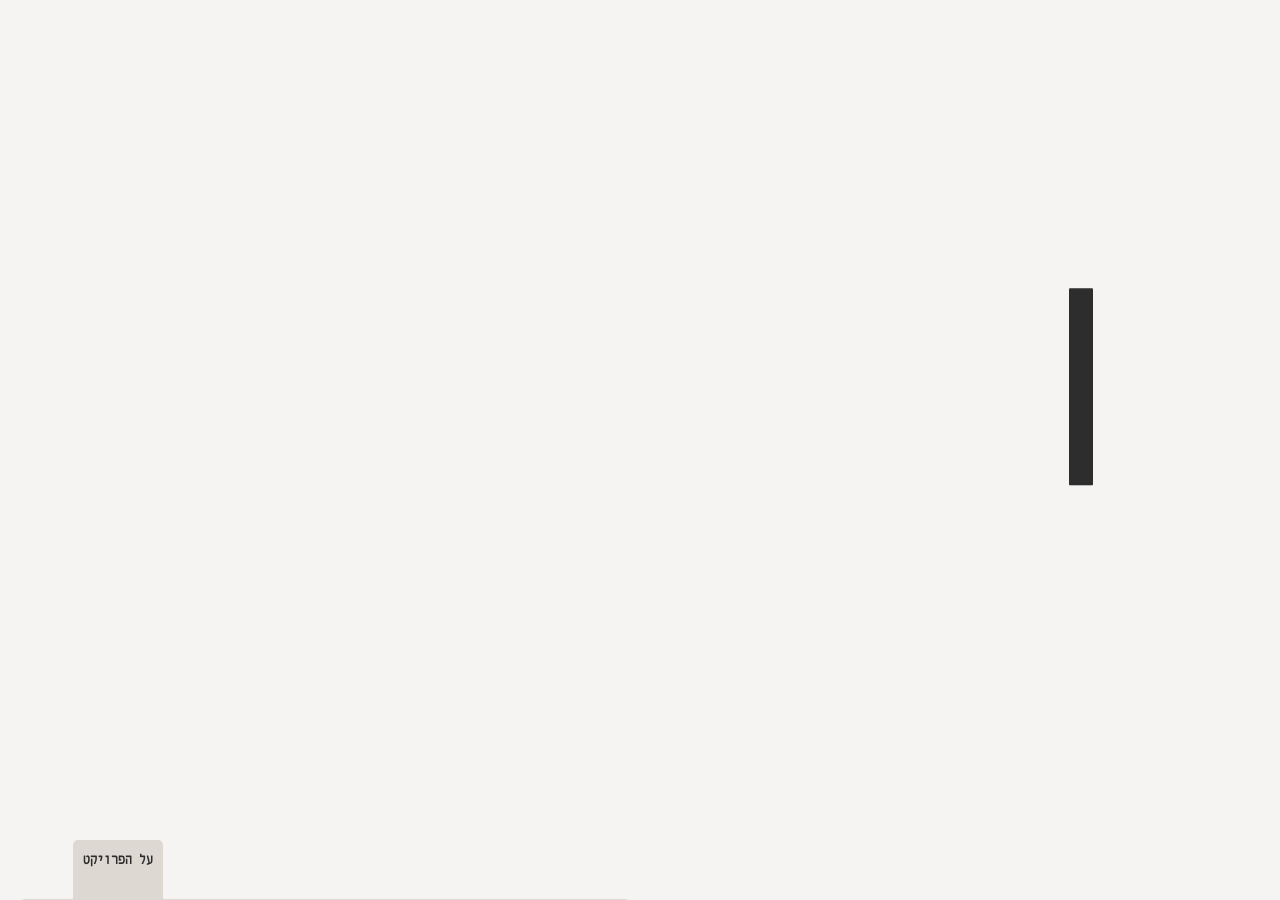
<file: index.html>
<!DOCTYPE html>
<html lang="he" dir="rtl">
<head>
  <meta charset="UTF-8" />
  <meta http-equiv="refresh" content="0; url=opening.html" />
  <title>עקבות</title>
  <link rel="icon" href="assets/ui/site-icon.svg" type="image/svg+xml" />
  <script>location.replace('opening.html');</script>
</head>
<body></body>
</html>
</file>
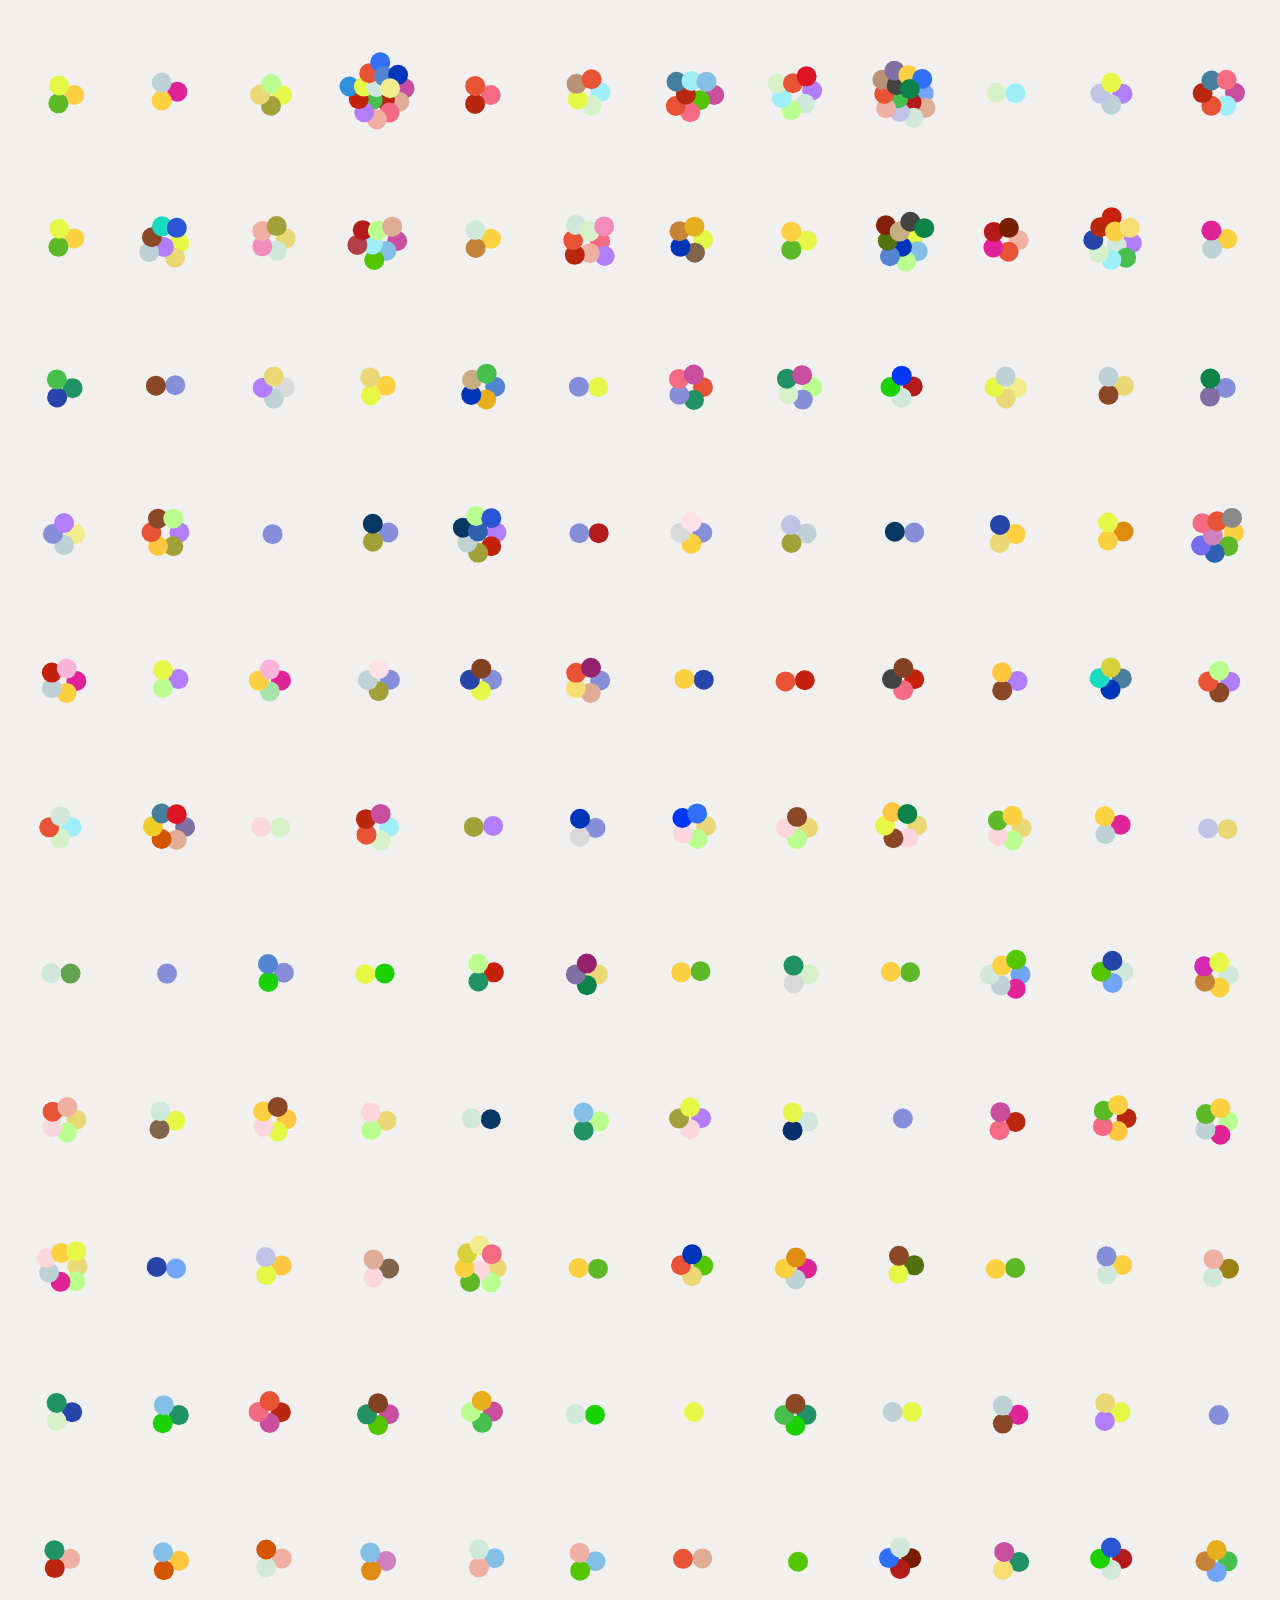
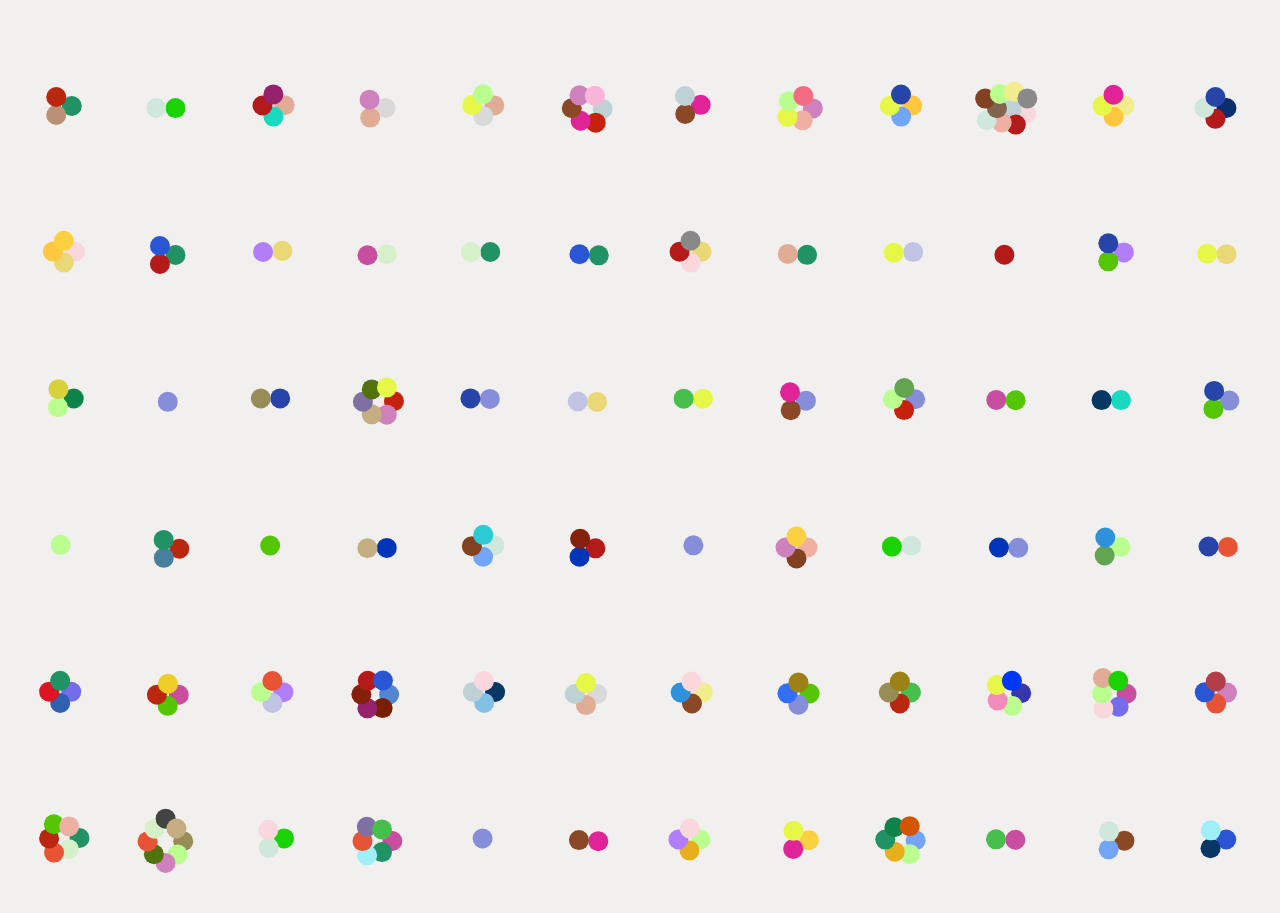
<file: experience.html>
<!DOCTYPE html>
<html lang="he" dir="rtl">
<head>
  <meta charset="UTF-8" />
  <meta name="viewport" content="width=device-width, initial-scale=1.0" />
  <meta name="description" content="דברים" />
  <title>דברים</title>
  <link rel="icon" href="assets/ui/site-icon.svg" type="image/svg+xml" />
  <link rel="stylesheet" href="styles.css?v=20260709022928" />
  <!-- Screen transition: if we arrived from the opening screen, start covered
       (set synchronously, before body paints, to avoid a flash). -->
  <script>
    try {
      if (sessionStorage.getItem('screenTransition') === '1') {
        sessionStorage.removeItem('screenTransition');
        document.documentElement.classList.add('is-screen-entering');
      }
    } catch (e) { /* ignore */ }
  </script>
  <!-- No-server mode: serve data/assets from baked-in registry under file:// -->
  <script src="js/offline-data-shim.js" defer></script>
  <script src="data/embedded-data.js" defer></script>
  <script src="vendor/matter.min.js" defer></script>
  <script src="js/config.js" defer></script>
  <script src="js/app.js?v=20260709022928" defer></script>
</head>
  <body class="site-grid">
    <div id="site-background" data-site-layer="background" aria-hidden="true"></div>
    <div id="site-background-wash" data-site-layer="background-wash" aria-hidden="true">
      <svg class="site-grain-filter-defs" width="0" height="0" aria-hidden="true" focusable="false">
        <filter id="site-grain-displace" x="-8%" y="-8%" width="116%" height="116%" color-interpolation-filters="sRGB">
          <feTurbulence id="site-grain-turbulence" type="fractalNoise" baseFrequency="0.75" numOctaves="3" stitchTiles="stitch" result="noise" />
          <feDisplacementMap in="SourceGraphic" in2="noise" scale="2.5" xChannelSelector="R" yChannelSelector="G" />
        </filter>
      </svg>
    </div>
    <div id="nav-surface" data-site-layer="nav" aria-hidden="true"></div>
    <main id="app" data-site-layer="canvas"></main>
    <div id="screen-transition-cover" aria-hidden="true"></div>
  </body>
</html>
</file>
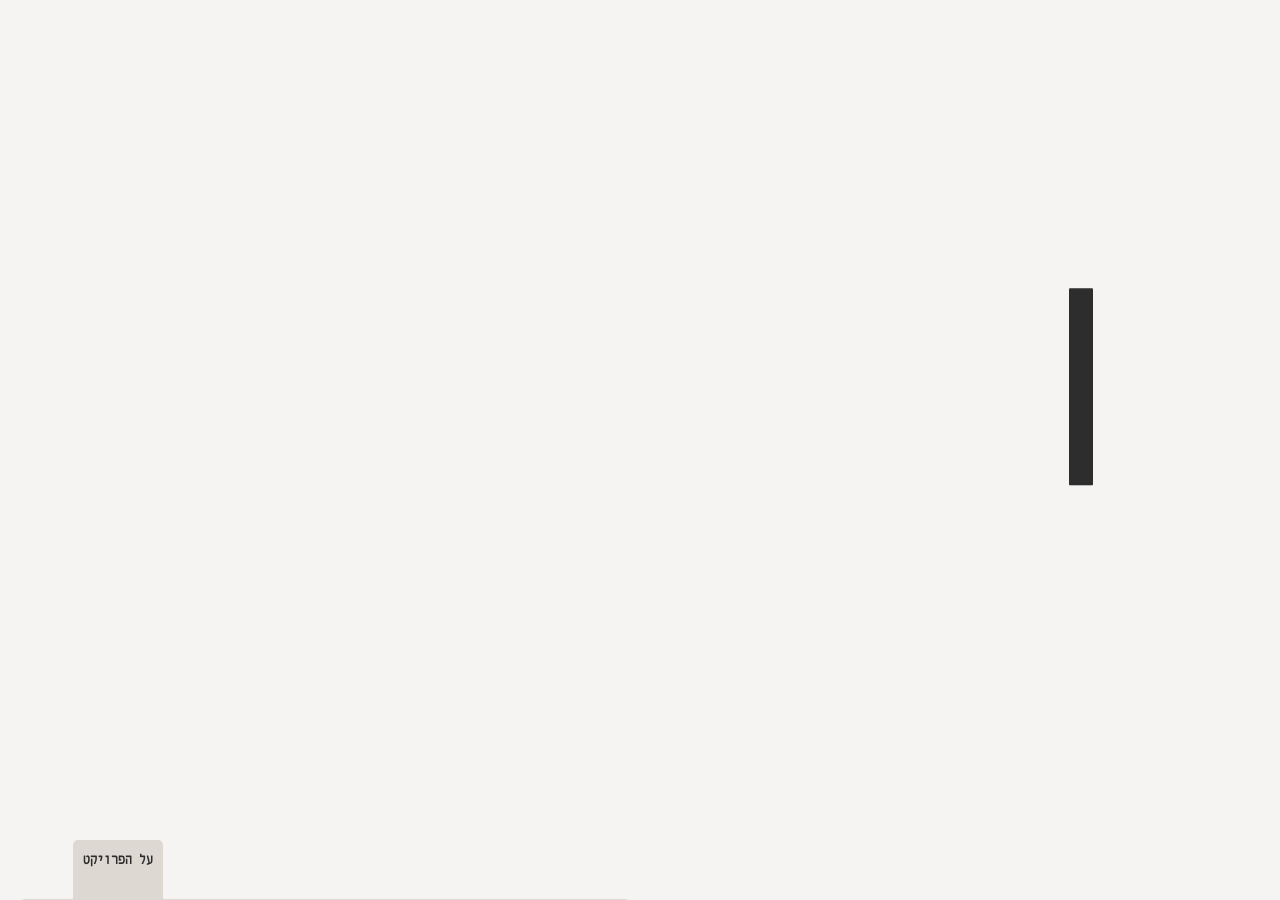
<file: opening.html>
<!DOCTYPE html>
<html lang="he" dir="rtl">
<head>
  <meta charset="UTF-8" />
  <meta name="viewport" content="width=device-width, initial-scale=1.0" />
  <meta name="description" content="דברים — ceremonial threshold" />
  <title>דברים | כניסה</title>
  <link rel="icon" href="assets/ui/site-icon.svg" type="image/svg+xml" />
  <link rel="stylesheet" href="styles.css?v=20260709021753" />
  <!-- No-server mode: serve data/assets from baked-in registry under file:// -->
  <script src="js/offline-data-shim.js" defer></script>
  <script src="data/embedded-data.js" defer></script>
  <script src="js/config.js" defer></script>
  <script src="js/opening-app.js?v=20260709021753" defer></script>
</head>
<body class="site-grid opening-page">
  <section id="opening-screen" class="opening-screen" data-site-layer="opening">
    <div class="opening-screen__corners" aria-hidden="true"></div>
    <div class="opening-screen__art" aria-hidden="true"></div>
    <div class="opening-screen__content">
        <div class="opening-screen__stack">
          <div class="opening-screen__copy">
            <div class="opening-screen__title-block">
              <div class="opening-screen__title-anchor">
                <h1 class="opening-screen__title main-t">דברים</h1>
              </div>
              <p class="opening-screen__subtitle general-t">
                <span class="opening-screen__subtitle-part--first">רשימת קניות, הודעת פרידה, מתכון לספינג׳.</span>
                <span class="opening-screen__subtitle-part--second">המילים שנכתבות בטלפון.</span>
              </p>
            </div>
          </div>
        </div>
      </div>
    <div class="opening-screen__entry-slot">
        <div class="opening-screen__stack">
          <div class="opening-screen__copy">
            <div class="opening-screen__title-block">
              <div class="opening-screen__title-anchor">
                <h1 class="opening-screen__title main-t opening-screen__title--phantom" aria-hidden="true">דברים</h1>
                <button type="button" class="opening-screen__entry-note note-title" disabled>
                  <span class="opening-screen__entry-note-label">
                    <span class="opening-screen__entry-note-arrow" dir="ltr">&lt;----</span>
                    <span class="opening-screen__entry-note-hint" aria-hidden="true">הבא</span>
                  </span>
                </button>
              </div>
              <p class="opening-screen__subtitle general-t opening-screen__subtitle--phantom" aria-hidden="true">
                <span class="opening-screen__subtitle-part--first">רשימת קניות, הודעת פרידה, מתכון לספינג׳.</span>
                <span class="opening-screen__subtitle-part--second">המילים שנכתבות בטלפון.</span>
              </p>
            </div>
          </div>
        </div>
    </div>
  </section>
</body>
</html>
</file>
<file: styles.css>
/* ==========================================================================
   00. SYSTEM & RESET
   ========================================================================== */
:root {
    /* Exhibition palette */
    --color-1: #FFFFFF;
    --color-2: #bcbcbc;
    --color-3: #2D2D2D;
    --color-4: #000000;
    --color-5: #F2F0EE;
    --color-6: #DED8D2;

    /* Exhibition spacing scale: Figma px to CSS rem tokens */
    --space-5: 0.3125rem;
    --space-10: 0.625rem;
    --space-15: 0.9375rem;
    --space-20: 1.25rem;
    --space-30: 1.875rem;
    --space-40: 2.5rem;
    --space-60: 3.75rem;
    --divider-inset: var(--space-20);
    --note-id-lane: var(--site-grid-cell-w); /* inner padding beside vertical ID; ID inset --note-id-inset */
    --note-id-inset: var(--space-20);

    /* Legacy aliases → exhibition tokens */
    --bg-main: var(--color-5);
    --main-text: var(--color-4);
    --card-bg: var(--color-1);
    --note-text: var(--color-4);
    --block-hover-bg: var(--color-6);
    --block-shell-border-width: var(--outline-weight);
    --block-hover-border-width: calc(var(--outline-weight) + 1pt);
    --accent-olive: var(--color-3);

    --base-space: 1rem;
    --grid-gap: 0.01rem;
    --grid-padding: 0.12rem;
    --transition-fast: 0.2s ease;
    --outline-weight: 1px;
    --capsule-radius: 9999px;

    /* Exhibition type scale */
    --type-family-general-h: "NarkissYair", sans-serif;
    --type-family-general-t: "NarkissYairMono", monospace;
    --type-family-note-h: "TheBasicsDots", sans-serif;
    --type-family-note-t: "FrankRuhl", monospace;

    /* Legacy type aliases */
    --type-family-display: var(--type-family-note-h);
    --type-display-size: 1.6667rem;
    --type-display-line: 0.9;
    --type-display-weight: 400;
    --type-display-style: normal;
    --type-family-body: var(--type-family-note-t);
    --type-body-size: 1.125rem;
    --type-body-line: 1.2;
    --type-body-weight: 400;
    --type-body-max-ch: 55ch;
    --type-family-meta: var(--type-family-general-t);
    --type-meta-size: 1rem;
    --type-meta-line: 1;
    --type-meta-weight: 700;
    --type-family-ui: var(--type-family-general-t);
    --type-ui-size: 1rem;
    --type-ui-line: 1;
    --type-ui-weight: 700;
    --type-family-nav: var(--type-family-general-h);
    --type-nav-size: calc(3.625rem + 10pt);
    --type-nav-line: 0.848;
    --type-nav-weight: 700;
    --type-nav-weight-active: 700;
    --type-debug-size: 0.5625rem;

    --site-type-family: var(--type-family-general-t);
    --site-type-size: var(--type-ui-size);
    --site-type-line: var(--type-ui-line);

    --layer-nav-gap: var(--space-10);
    --layer-nav-right-inset: var(--space-20);
    --layer-nav-box-pad-x: var(--space-10);
    --layer-nav-box-pad-y-top: calc(var(--space-10) - 4px);
    --layer-nav-box-pad-y-bottom: calc(var(--space-10) + 4px);
    --layer-nav-box-pad-y: var(--layer-nav-box-pad-y-top);
    --layer-nav-box-pad: var(--layer-nav-box-pad-y-top);
    --layer-nav-box-radius: var(--space-5);
    --layer-nav-marker-gap: var(--space-10);
    --layer-nav-hover-shift: calc(-1 * var(--space-20));
    --layer-nav-row-gap: var(--space-10);
    --layer-nav-label-line: 1;
    --layer-nav-label-box-h: calc(var(--layer-nav-symbol-size-active) + var(--layer-nav-box-pad-y-top) + var(--layer-nav-box-pad-y-bottom));
    --layer-nav-row-step: calc(var(--layer-nav-label-box-h) + var(--layer-nav-row-gap));
    --layer-nav-stack-h: calc(2 * var(--layer-nav-label-box-h) + 1 * var(--layer-nav-row-gap));
    --layer-nav-font-size: var(--type-nav-size);
    --layer-nav-symbol-size-active: 4.5rem;
    --layer-nav-symbol-size-inactive: 3.25rem;
    --layer-nav-shell-row-step: calc(var(--site-grid-cell-h) + var(--site-grid-gap));
    --layer-nav-active-label-h: var(--layer-nav-label-box-h);
    --layer-nav-inactive-label-h: var(--layer-nav-active-label-h);
    --layer-nav-active-top: calc(
        var(--site-grid-padding) +
        3 * var(--layer-nav-shell-row-step) +
        0.75 * var(--site-grid-cell-h) -
        0.5 * var(--layer-nav-label-box-h)
    );
    --layer-nav-slot-duration: 0.34s;
    --layer-nav-slot-easing: cubic-bezier(0.9, 0, 0.02, 1);
    --layer-nav-slot-base-top: var(--layer-nav-active-top);
    --layer-nav-toggle-top: var(--site-grid-padding);
    --layer-nav-toggle-box-size: 80px;
    --layer-nav-toggle-inner-size: calc(var(--layer-nav-toggle-box-size) - 2 * var(--layer-nav-toggle-pad));
    --layer-nav-toggle-pad: var(--space-5);
    --layer-nav-molecule-rotate: 0deg;
    --layer-nav-molecule-scale: 1;
    --layer-nav-blocks-scale: 0.9;
    --layer-nav-molecule-nudge-y: 0px;
    --focus-card-scale: calc(8 / 6);
}

*, *:before, *:after {
    box-sizing: border-box;
    margin: 0;
    padding: 0;
}

html {
    background-color: var(--bg-main);
    scroll-padding: var(--scroll-padding, 40px);
    scrollbar-width: none;
}

::-webkit-scrollbar {
    display: none;
}

body {
    background-color: transparent;
    min-height: 100vh;
    min-width: 100vw; 
    display: flex;
    flex-direction: column;
    position: relative;
    isolation: isolate;
    -ms-overflow-style: none;
}

/* ==========================================================================
   00b. SITE SHELL GRID (viewport reference — CONFIG.siteGrid)
   Reference metrics only; layers stay free (scroll, drag, overflow).
   ========================================================================== */
:root {
    --site-grid-content-w: calc(100vw - 2 * var(--site-grid-padding, 2.5rem));
    --site-grid-content-h: calc(100vh - 2 * var(--site-grid-padding, 2.5rem));
    --site-grid-cell-w: calc(
        (var(--site-grid-content-w) - (var(--site-grid-cols, 24) - 1) * var(--site-grid-gap, 1.25rem))
        / var(--site-grid-cols, 24)
    );
    --site-grid-cell-h: calc(
        (var(--site-grid-content-h) - (var(--site-grid-rows, 12) - 1) * var(--site-grid-gap, 1.25rem))
        / var(--site-grid-rows, 12)
    );
}

/* Every 4th row/column crossing — same placement on L1/L2/L3; shape varies by depth level */
:root {
    --site-grid-cross-arm: 0.625rem;
    --site-grid-cross-weight: 1px;
    --site-grid-cross-color: var(--color-2);
    --site-grid-dot-size: 0.3125rem;
}

#site-grid-crosses {
    display: none; /* toggled by CONFIG.siteGrid.showGridMarks via updateSiteGridCrosses */
    position: absolute;
    top: 0;
    left: 0;
    z-index: 0;
    pointer-events: none;
    overflow: visible;
}

#app > .note-wrapper,
#app > .meso-grid-column,
#app > .micro-grid-column,
#app > .filter-fringe-zone,
#app > .meso-grid-column .note-wrapper,
#app > .micro-grid-column .note-wrapper {
    position: relative;
    z-index: 1;
}

.site-grid-cross {
    position: absolute;
    transform: translate(-50%, -50%);
}

.site-grid-cross::before,
.site-grid-cross::after {
    content: "";
    position: absolute;
    background-color: var(--site-grid-cross-color);
}

.site-grid-cross::before {
    width: var(--site-grid-cross-arm);
    height: var(--site-grid-cross-weight);
    left: calc(var(--site-grid-cross-arm) / -2);
    top: calc(var(--site-grid-cross-weight) / -2);
}

.site-grid-cross::after {
    width: var(--site-grid-cross-weight);
    height: var(--site-grid-cross-arm);
    left: calc(var(--site-grid-cross-weight) / -2);
    top: calc(var(--site-grid-cross-arm) / -2);
}

/* L1 — crosses scroll with #app, beneath molecules */
body.view-level-1 .site-grid-cross::before,
body.view-level-1 .site-grid-cross::after {
    display: block;
}

/* L2 — 45° diagonal */
body.view-level-2 .site-grid-cross::before,
body.view-level-2 .site-grid-cross::after {
    width: var(--site-grid-cross-arm);
    height: var(--site-grid-cross-weight);
    left: calc(var(--site-grid-cross-arm) / -2);
    top: calc(var(--site-grid-cross-weight) / -2);
    transform: rotate(45deg);
    transform-origin: center;
}

body.view-level-2 .site-grid-cross::after {
    display: none;
}

/* L3 — dots */
body.view-level-3 .site-grid-cross::before,
body.view-level-3 .site-grid-cross::after {
    width: var(--site-grid-dot-size);
    height: var(--site-grid-dot-size);
    left: calc(var(--site-grid-dot-size) / -2);
    top: calc(var(--site-grid-dot-size) / -2);
    border-radius: 50%;
    background-color: var(--color-3);
}

body.view-level-3 .site-grid-cross::after {
    display: none;
}

body.view-level-3 .site-grid-cross {
    transform: translate(
        calc(-50% + 5px),
        calc(-50% - 2 * (var(--site-grid-cell-h) + var(--site-grid-gap)))
    );
}

/* Full-viewport pan layer — sits beneath #app; receives clicks through transparent grid cells */
#site-background {
    position: fixed;
    inset: 0;
    z-index: 0;
    overflow: hidden;
    pointer-events: none;
}

/* L1/L3 — SVG displacement grain (pixel warp, no color tint) */
#site-background-wash {
    position: absolute;
    width: 0;
    height: 0;
    overflow: hidden;
    pointer-events: none;
}

:root {
    --site-grain-displace-filter: url(#site-grain-displace);
}

body.has-site-grain-displace.view-level-1 #app,
body.has-site-grain-displace.view-level-1 .warehouse-shell,
body.has-site-grain-displace.view-level-1 .warehouse-launcher,
body.has-site-grain-displace.view-level-1 .warehouse-launcher-wrap,
body.has-site-grain-displace.view-level-1 .site-navigation-layers,
body.has-site-grain-displace.view-level-1 .link-canvas,
body.has-site-grain-displace.view-level-1 .depth-block-bar,
body.has-site-grain-displace.view-level-1 .molecule-hover-title.is-visible,
body.has-site-grain-displace.view-level-3 #app,
body.has-site-grain-displace.view-level-3 .warehouse-shell,
body.has-site-grain-displace.view-level-3 .warehouse-launcher,
body.has-site-grain-displace.view-level-3 .warehouse-launcher-wrap,
body.has-site-grain-displace.view-level-3 .site-navigation-layers,
body.has-site-grain-displace.view-level-3 .link-canvas,
body.has-site-grain-displace.view-level-3 .depth-block-bar,
body.has-site-grain-displace.view-level-3 .molecule-hover-title.is-visible {
    filter: var(--site-grain-displace-filter);
}

body.has-site-grain-displace.is-depth-transition.view-level-1 #app,
body.has-site-grain-displace.is-depth-transition.view-level-3 #app {
    filter: var(--site-grain-displace-filter) blur(var(--depth-transition-blur, 0px));
}

body.has-site-grain-displace.is-presentation.is-depth-transition.view-level-1 #app,
body.has-site-grain-displace.is-presentation.is-depth-transition.view-level-3 #app {
    filter: var(--site-grain-displace-filter) blur(calc(var(--depth-transition-blur, 0px) * 0.45));
}

body.has-site-grain-displace.is-meso-to-micro.view-level-3 #app {
    filter: var(--site-grain-displace-filter) blur(calc(var(--micro-atmosphere, 0) * 2px));
}

/* About panel — L1/L3: full-viewport blur via backdrop (canvas + dock + layer nav + links) */
body.is-site-about-open.view-level-1 .site-about__backdrop,
body.is-site-about-open.view-level-3 .site-about__backdrop {
    -webkit-backdrop-filter: saturate(calc(1 + 0.12 * var(--site-about-progress, 0)))
        contrast(calc(1 + 0.05 * var(--site-about-progress, 0)))
        blur(calc(var(--site-about-bg-blur, 30px) * var(--site-about-progress, 0)));
    backdrop-filter: saturate(calc(1 + 0.12 * var(--site-about-progress, 0)))
        contrast(calc(1 + 0.05 * var(--site-about-progress, 0)))
        blur(calc(var(--site-about-bg-blur, 30px) * var(--site-about-progress, 0)));
}

body.is-site-about-open.is-site-about-snap:not(.is-site-about-dragging).view-level-1 .site-about__backdrop,
body.is-site-about-open.is-site-about-snap:not(.is-site-about-dragging).view-level-3 .site-about__backdrop {
    transition:
        opacity 0.32s cubic-bezier(0.25, 1, 0.5, 1),
        -webkit-backdrop-filter 0.32s cubic-bezier(0.25, 1, 0.5, 1),
        backdrop-filter 0.32s cubic-bezier(0.25, 1, 0.5, 1);
}

/* Opening page — filter art layers directly (no L1/L2 depth chrome) */
body.is-site-about-open.opening-page #opening-screen .opening-screen__art,
body.is-site-about-open.opening-page #opening-screen .opening-screen__content,
body.is-site-about-open.opening-page #opening-screen .opening-screen__entry-slot {
    filter: saturate(calc(1 + 0.12 * var(--site-about-progress, 0)))
        contrast(calc(1 + 0.05 * var(--site-about-progress, 0)))
        blur(calc(var(--site-about-bg-blur, 30px) * var(--site-about-progress, 0)));
}

body.is-site-about-open.opening-page.is-site-about-snap:not(.is-site-about-dragging) #opening-screen .opening-screen__art,
body.is-site-about-open.opening-page.is-site-about-snap:not(.is-site-about-dragging) #opening-screen .opening-screen__content,
body.is-site-about-open.opening-page.is-site-about-snap:not(.is-site-about-dragging) #opening-screen .opening-screen__entry-slot {
    transition: filter 0.32s cubic-bezier(0.25, 1, 0.5, 1);
}

body.is-site-about-open.opening-page.is-site-about-dragging #opening-screen .opening-screen__art,
body.is-site-about-open.opening-page.is-site-about-dragging #opening-screen .opening-screen__content,
body.is-site-about-open.opening-page.is-site-about-dragging #opening-screen .opening-screen__entry-slot {
    transition: none;
}

body.has-site-grain-displace.is-presentation.is-meso-to-micro.view-level-3 #app {
    filter: var(--site-grain-displace-filter) blur(calc(var(--micro-atmosphere, 0) * 0.8px));
}

#nav-surface {
    position: fixed;
    inset: 0;
    z-index: 1;
    cursor: grab;
    touch-action: none;
}

body.is-site-grid-debug::after {
    content: "";
    position: fixed;
    inset: 0;
    z-index: 9999;
    pointer-events: none;
    opacity: 0.35;
    background-image:
        repeating-linear-gradient(
            to right,
            rgba(16, 16, 16, 0.12) 0,
            rgba(16, 16, 16, 0.12) 1px,
            transparent 1px,
            transparent calc((100vw - 2 * var(--site-grid-padding, 2.5rem) - (var(--site-grid-cols, 24) - 1) * var(--site-grid-gap, 1.25rem)) / var(--site-grid-cols, 24) + var(--site-grid-gap, 1.25rem))
        ),
        repeating-linear-gradient(
            to bottom,
            rgba(16, 16, 16, 0.12) 0,
            rgba(16, 16, 16, 0.12) 1px,
            transparent 1px,
            transparent calc((100vh - 2 * var(--site-grid-padding, 2.5rem) - (var(--site-grid-rows, 12) - 1) * var(--site-grid-gap, 1.25rem)) / var(--site-grid-rows, 12) + var(--site-grid-gap, 1.25rem))
        );
    background-position: var(--site-grid-padding, 2.5rem) var(--site-grid-padding, 2.5rem);
    background-origin: content-box;
    background-clip: content-box;
    padding: var(--site-grid-padding, 2.5rem);
    box-sizing: border-box;
}

#site-grid-debug-regions {
    position: fixed;
    inset: 0;
    z-index: 9998;
    pointer-events: none;
}

.site-grid-debug-region {
    position: fixed;
    box-sizing: border-box;
    border: 1px dashed rgba(106, 110, 0, 0.55);
    color: rgba(16, 16, 16, 0.45);
    font-family: var(--site-type-family, sans-serif);
    font-size: 9px;
    letter-spacing: 0.08em;
    text-transform: lowercase;
    padding: 2px 4px;
    direction: ltr;
}

/* Film Grain */
body::before {
    content: "";
    position: fixed;
    top: 0;
    left: 0;
    width: 100vw;
    height: 100vh;
    pointer-events: none;
    z-index: 50;
    opacity: 0.5;
    filter: grayscale(100%) contrast(220%) brightness(125%);
    mix-blend-mode: multiply;
    background-image: url("data:image/svg+xml,%3Csvg viewBox='0 0 200 200' xmlns='http://www.w3.org/2000/svg'%3E%3Cfilter id='noiseFilter'%3E%3CfeTurbulence type='fractalNoise' baseFrequency='3.0' numOctaves='3' stitchTiles='stitch'/%3E%3C/filter%3E%3Crect width='100%25' height='100%25' filter='url(%23noiseFilter)'/%3E%3C/svg%3E");
}

body.is-presentation::before {
    display: none;
}

/* L1/L3 displacement grain — hide legacy multiply film-grain layer */
body.has-site-grain-displace.view-level-1::before,
body.has-site-grain-displace.view-level-3::before {
    display: none;
}

body.is-presentation.is-depth-transition #app {
    filter: blur(calc(var(--depth-transition-blur, 0px) * 0.45));
}

body.is-presentation.is-meso-to-micro #app {
    filter: blur(calc(var(--micro-atmosphere, 0) * 0.8px));
}

body.is-presentation.view-level-2 .note-wrapper {
    content-visibility: auto;
    contain-intrinsic-size: auto 120px;
}

/* ==========================================================================
   01. CANVAS (#app) & GLOBAL WRAPPERS
   ========================================================================== */
:root {
    --canvas-width: 100vw;
    --col-count: 25;
}

body.view-level-1 {
    /* Wider than the viewport: leaves room to roam and to clear space around blocks */
    --canvas-width: 180vw;
    --col-count: 30; 
}

body.site-grid.view-level-1 {
    --col-count: var(--site-macro-col-count, 24);
    --canvas-width: var(--site-macro-canvas-width, 180vw);
    --grid-gap: var(--site-grid-gap);
    --grid-padding: var(--site-grid-padding);
    --site-macro-row-stride: calc(var(--site-grid-cell-h) + var(--site-grid-gap));
}

body.site-grid.view-level-1 #app {
    grid-template-columns: repeat(var(--site-macro-col-count, 24), minmax(0, var(--site-grid-cell-w)));
    column-gap: var(--site-grid-gap);
    row-gap: 0;
    padding-top: var(--scroll-breathing-room, var(--site-grid-padding));
    padding-inline: var(--site-grid-padding);
    padding-bottom: var(--site-l1-bottom-chrome, var(--warehouse-reserve, 0px));
    grid-auto-rows: var(--site-macro-row-stride, calc(var(--site-grid-cell-h) + var(--site-grid-gap)));
    min-height: var(--site-macro-canvas-min-height, 100vh);
}

body.site-grid.view-level-1 .note-wrapper {
    aspect-ratio: auto;
    width: var(--site-grid-cell-h);
    height: var(--site-macro-row-height, var(--site-grid-cell-h));
    min-height: var(--site-macro-row-height, var(--site-grid-cell-h));
    max-height: var(--site-macro-row-height, var(--site-grid-cell-h));
    justify-self: center;
    align-self: center;
    align-items: center;
    justify-content: center;
}

body.view-level-2,
body.view-level-3 {
    /* Micro-authoritative grid — L2 silhouettes share L3 note positions */
    --canvas-width: 400vw;
    --col-count: 10;
}

#app {
    display: grid;
    /* הזרקת משתנה הזום הקיים שלך ליצירת עמודות מדויקות */
    grid-template-columns: repeat(var(--col-count), 1fr);
    grid-auto-rows: max-content;
    gap: var(--grid-gap);
    padding: var(--grid-padding);
    width: var(--canvas-width); 
    min-height: 100vh;
    opacity: 1;
    position: relative;
    z-index: 30;
    direction: ltr;
    transition: opacity 0.4s ease, width 0.6s cubic-bezier(0.25, 1, 0.5, 1), grid-template-columns 0.6s cubic-bezier(0.25, 1, 0.5, 1);
}

body.is-meso-to-micro #app {
    transition: none;
}

body.is-macro-grid-settle #app {
    transition: none !important;
}

/* In-place layout only during macro↔meso transition animation */
body.is-macro-to-meso.is-meso-in-place #app {
    display: block;
    position: relative;
    transition: none !important;
}

body.is-macro-to-meso.is-meso-in-place .note-wrapper.is-meso-anchored {
    position: absolute;
    width: var(--meso-anchor-w, var(--catalog-cell-w-meso, 70px));
    height: var(--meso-anchor-h, var(--catalog-cell-h-meso, 81px));
    margin: 0;
    left: 0;
    top: 0;
    transform: translate(-50%, -50%)
        scale(calc(
            var(--macro-meso-size-min, 0.5) +
            (1 - var(--macro-meso-size-min, 0.5)) * var(--macro-meso-reveal, 0)
        ));
    pointer-events: none;
    transition: none !important;
}

body.view-level-2.is-catalog-layout #app,
body.view-level-3.is-catalog-layout #app {
    display: block;
    position: relative;
    transition: none;
}

body.is-catalog-layout .note-wrapper.is-catalog-anchored {
    position: absolute;
    width: var(--catalog-cell-w, 86px);
    height: var(--catalog-cell-h, 100px);
    margin: 0;
    left: 0;
    top: 0;
    transform: translate(-50%, -50%);
    pointer-events: auto;
    overflow: hidden;
    transition: left 0.45s cubic-bezier(0.25, 1, 0.5, 1),
                top 0.45s cubic-bezier(0.25, 1, 0.5, 1),
                width 0.45s cubic-bezier(0.25, 1, 0.5, 1),
                height 0.45s cubic-bezier(0.25, 1, 0.5, 1);
}

/* L2: תא מצו ≈ אמצע בין מולקולה לפתק מלא */
body.view-level-2.is-catalog-layout:not(.is-meso-to-micro) .note-wrapper.is-catalog-anchored {
    width: var(--catalog-cell-w-meso, var(--catalog-cell-w, 86px));
    height: var(--catalog-cell-h-meso, var(--catalog-cell-h, 100px));
}

body.view-level-3.is-catalog-layout .note-wrapper.is-catalog-anchored {
    width: var(--catalog-cell-w, 86px);
    height: var(--catalog-cell-h, 100px);
}

body.is-meso-to-micro.is-catalog-layout .note-wrapper.is-catalog-anchored {
    width: calc(var(--catalog-cell-w, 86px) * var(--catalog-cell-lerp, 1));
    height: calc(var(--catalog-cell-h, 100px) * var(--catalog-cell-lerp, 1));
    transition: none !important;
}

body.is-catalog-layout.is-catalog-settling .note-wrapper.is-meso-anchored {
    transition: none !important;
    transform: translate(-50%, -50%) scale(1);
}

body.is-catalog-layout.is-catalog-settling .note-wrapper.is-meso-anchored .meso-silhouette__shape {
    opacity: calc(0.88 + var(--catalog-settle-progress, 0) * 0.12);
}

body.is-catalog-layout.is-macro-to-meso .note-wrapper.is-catalog-anchored {
    transition: none;
}

/* Catalog workspace lens — L2/L3 emphasis from L1 blocks */
body.view-level-2.is-catalog-lens .note-wrapper.is-molecule-muted,
body.view-level-3.is-catalog-lens .note-wrapper.is-molecule-muted {
    opacity: 0.38;
}

body.view-level-2.is-catalog-lens .note-wrapper.is-molecule-muted .meso-silhouette__shape,
body.view-level-3.is-catalog-lens .note-wrapper.is-molecule-muted .meso-silhouette__shape {
    opacity: 0.28;
}

body.view-level-2.is-catalog-lens .note-wrapper.is-molecule-focused,
body.view-level-3.is-catalog-lens .note-wrapper.is-molecule-focused {
    opacity: 1;
}

body.view-level-2.is-catalog-lens .note-wrapper.is-molecule-focused .meso-silhouette__shape,
body.view-level-3.is-catalog-lens .note-wrapper.is-molecule-focused .meso-silhouette__shape {
    opacity: 1;
}

/* Silhouette measurement uses micro (L3) grid cell dimensions */
body.is-silhouette-micro-measure {
    --canvas-width: 400vw;
    --col-count: 10;
}

body.is-silhouette-micro-measure #app {
    position: fixed !important;
    left: -150vw !important;
    top: 0 !important;
    visibility: hidden !important;
    pointer-events: none !important;
}

/* L2 — אל תסתיר את הקנבס בזמן עדכון סילואטות (מניעת מסך ריק) */
body.is-depth-v2.view-level-2.is-silhouette-micro-measure #app {
    position: relative !important;
    left: auto !important;
    top: auto !important;
    visibility: visible !important;
    pointer-events: none !important;
}

body.is-macro-to-meso .note-wrapper {
    --note-zoom: var(--note-zoom-meso);
}

body.is-macro-to-meso #app {
    transition: none !important;
}

body.is-macro-to-meso .note-stage {
    opacity: 1 !important;
    visibility: visible !important;
    pointer-events: none;
    transition: none !important;
}

body.is-macro-to-meso.view-level-1 .note-stage {
    opacity: 1 !important;
    visibility: visible !important;
}

body.is-macro-to-meso .note-stage .layer-small {
    opacity: 1 !important;
}

body.is-macro-to-meso:not(.is-meso-zoom-out) .note-wrapper.is-meso-anchored .layer-dot {
    opacity: calc(1 - var(--macro-meso-reveal, 0)) !important;
    visibility: visible !important;
    pointer-events: none;
    transition: none !important;
    transform: scale(1) translate(0, 0) !important;
}

body.view-level-2.is-meso-in-place .note-wrapper.is-meso-anchored .layer-dot,
body.is-macro-to-meso.is-meso-in-place:not(.is-meso-zoom-out) .note-wrapper.is-meso-anchored .layer-dot {
    opacity: 0 !important;
}

/* L2→L1: dots + canvas links fade in with silhouette fade-out */
body.is-meso-zoom-out.is-meso-in-place .note-wrapper.is-meso-anchored .layer-dot {
    left: 50%;
    top: 50%;
    margin-left: calc(var(--dot-render-size, var(--dot-size, 10px)) / -2);
    margin-top: calc(var(--dot-render-size, var(--dot-size, 10px)) / -2);
    opacity: calc(1 - var(--macro-meso-reveal, 0)) !important;
    visibility: visible !important;
    transform: scale(1) translate(var(--phys-x, 0px), var(--phys-y, 0px)) !important;
}

body.is-meso-zoom-out .link-canvas {
    opacity: 1;
}

body.is-macro-to-meso .note-wrapper.is-meso-anchored .meso-silhouette__shape {
    opacity: var(--macro-meso-reveal, 0);
    transition: none !important;
}

body.is-macro-to-meso .note-wrapper.is-meso-anchored .meso-silhouette__tags {
    opacity: calc(var(--macro-meso-reveal, 0) * 0.85);
    transition: none !important;
}

body.is-macro-to-meso .meso-silhouette[data-silhouette-state="ready"] .meso-silhouette__svg,
body.is-macro-to-meso .meso-silhouette[data-silhouette-state="empty"] .meso-silhouette__svg {
    opacity: 1;
}

body.is-macro-to-meso .action-block.is-deployed,
body.is-macro-to-meso .action-block.is-dragging {
    opacity: var(--macro-meso-block-opacity, 0.35);
    transition: opacity 0.35s ease;
}

body.is-macro-to-meso.is-meso-in-place #app {
    transform: scale(calc(1 - var(--macro-meso-master, 0) * var(--macro-meso-scale, 0.028)));
    transform-origin: 50vw 42vh;
    transition: none !important;
}

body.is-macro-to-meso .link-canvas {
    opacity: var(--macro-meso-link-fade, 1);
    transition: none;
}

/* Macro: grid cells pass pan through; reserve warehouse scroll space + shell-row clearance */
body.view-level-1 #app {
    pointer-events: none;
    padding-top: var(--scroll-breathing-room, 120px);
    padding-bottom: var(--site-l1-bottom-chrome, var(--warehouse-reserve, 0px));
}

/* Deployed surface blocks live on body, but re-enable hits if ever nested under #app */
body.view-level-1 #app > .action-block.is-deployed,
body.view-level-1 #app > .action-block.is-dragging {
    pointer-events: auto;
}

/* L1 — collapsed warehouse popup: launcher is fixed; no canvas bottom reserve */
body.is-warehouse-popup-mode:not(.is-warehouse-popup-open).view-level-1 #app {
    padding-bottom: 0;
}

body.view-level-1 .note-wrapper {
    pointer-events: none;
}

body.view-level-1.is-molecule-hover:not(.is-space-pan):not(.is-canvas-panning) {
    cursor: pointer;
}

/* L1 macro — molecule hover label (viewport-fixed, pinned on hover start) */
.molecule-hover-title {
    position: fixed;
    z-index: 45;
    display: none;
    pointer-events: none;
    box-sizing: border-box;
    width: max-content;
    max-width: min(90vw, 64rem);
    background: transparent;
    color: var(--color-4);
    border: none;
    border-radius: 0;
    padding-block: var(--space-5);
    padding-inline: var(--space-10);
    box-shadow: none;
    font-family: var(--type-family-note-h);
    font-size: var(--type-display-size);
    font-weight: var(--type-display-weight);
    font-style: normal;
    line-height: 1;
    white-space: nowrap;
    overflow: visible;
    --molecule-hover-shift-y: var(--space-10);
}

.molecule-hover-title.note-title,
.molecule-hover-title.note-body {
    max-width: min(28rem, 42vw);
    overflow: hidden;
    white-space: nowrap;
    line-height: 1;
    padding-block: var(--space-5);
    padding-inline: var(--space-10);
    font-family: var(--type-family-note-h);
    font-size: var(--type-display-size);
    font-weight: var(--type-display-weight);
}

/* L1 hover — attached block row (no white card; L3 pill chrome) */
.molecule-hover-title.is-blocks-row {
    background: transparent;
    box-shadow: none;
    border-radius: 0;
    padding: 0;
    max-width: min(90vw, 64rem);
    white-space: normal;
    font-family: inherit;
    font-size: inherit;
    font-weight: inherit;
    line-height: inherit;
}

body.view-level-1 .molecule-hover-title.is-blocks-row .micro-mock__tags {
    display: grid;
    grid-template-columns: repeat(var(--molecule-hover-blocks-per-row, 5), max-content);
    grid-auto-flow: row;
    gap: var(--space-10);
    justify-content: start;
    align-items: center;
    margin: 0;
    padding: 0;
    direction: rtl;
}

body.view-level-1 .molecule-hover-title.is-blocks-row .micro-mock__tag-pill,
body.view-level-1 .molecule-hover-title.is-blocks-row .micro-mock__author-block,
body.view-level-1 .molecule-hover-title.is-blocks-row .micro-mock__tag-pill.action-block--attached,
body.view-level-1 .molecule-hover-title.is-blocks-row .micro-mock__author-block.action-block--attached {
    background-color: var(--color-1);
    border-color: transparent;
    color: var(--color-4);
    cursor: default;
    pointer-events: none;
    flex-shrink: 0;
}

body.view-level-1 .molecule-hover-title.is-blocks-row.is-note-ltr .micro-mock__tags {
    direction: ltr;
    justify-content: flex-start;
}

body.view-level-1 .molecule-hover-title.is-visible {
    display: block;
}

.molecule-hover-title.is-note-rtl {
    direction: rtl;
    text-align: right;
    transform: translate(calc(-100% - var(--space-10)), calc(-100% - var(--space-10) + var(--molecule-hover-shift-y)));
}

.molecule-hover-title.is-note-ltr {
    direction: ltr;
    text-align: left;
    transform: translate(var(--space-10), calc(-100% - var(--space-10) + var(--molecule-hover-shift-y)));
}

/* Roaming (no blocks): vertically center in macro inter-row corridor */
.molecule-hover-title.is-note-rtl.is-row-gap-y {
    transform: translate(calc(-100% - var(--space-10)), calc(-50% + var(--molecule-hover-shift-y)));
}

.molecule-hover-title.is-note-ltr.is-row-gap-y {
    transform: translate(var(--space-10), calc(-50% + var(--molecule-hover-shift-y)));
}

#app.is-ready {
    opacity: 1;
}

/* Background pan */
body.is-canvas-panning #nav-surface,
body.is-space-pan #nav-surface,
body.is-space-pan #app,
body.is-space-pan .note-wrapper {
    cursor: grabbing;
}

body.is-space-pan,
body.is-space-pan #app,
body.is-space-pan .note-wrapper {
    cursor: grab;
}

.note-wrapper {
    position: relative;
    width: 100%;
    aspect-ratio: 1 / 1; 
    margin-bottom: 0;
    break-inside: avoid;
    display: flex;
    align-items: center;
    justify-content: center;
    transition: transform 0.35s cubic-bezier(0.25, 1, 0.5, 1);
    --note-zoom-meso: 1;
    --note-zoom-micro: 1;
    --note-zoom: var(--note-zoom-micro);
}

body.view-level-2 .note-wrapper {
    --note-zoom: var(--note-zoom-meso);
    pointer-events: auto;
}

body.view-level-3 .note-wrapper {
    --note-zoom: var(--note-zoom-micro);
}

body.is-meso-to-micro .note-wrapper {
    --note-zoom: var(--transition-note-zoom, var(--note-zoom-meso));
    transition: none !important;
}

/* Shared stage: silhouette (meso) and note (micro) scale and align together */
.note-stage {
    position: absolute;
    inset: 0;
    display: flex;
    align-items: center;
    justify-content: center;
    transform: scale(var(--note-zoom));
    transform-origin: center center;
    pointer-events: none;
}

body.is-meso-to-micro .note-stage {
    will-change: transform;
    pointer-events: auto;
}

body.view-level-2 .note-stage,
body.view-level-3 .note-stage {
    opacity: 1;
    visibility: visible;
    pointer-events: auto;
}

body.view-level-1 .note-stage {
    opacity: 0;
    visibility: hidden;
    pointer-events: none;
}

.note-stage .layer-item.layer-small,
.note-stage .layer-item.layer-full {
    position: absolute;
    inset: 0;
    width: 100%;
    height: 100%;
    transform: none;
}

/* גיבוי לגריד ישן — זום לגודל קטלוגי ממוצע */
body.view-level-2:not(.is-catalog-layout) .note-stage .layer-item.layer-small {
    transform: scale(var(--depth-meso-legacy-zoom, 0.16));
    transform-origin: center center;
}

.layer-item {
    position: absolute;
    background-color: var(--card-bg);
    border: 1px solid var(--bg-main);
    opacity: 0;
    pointer-events: none;
    transform: scale(0.85);
    transition: opacity 0.4s cubic-bezier(0.25, 1, 0.5, 1), transform 0.4s cubic-bezier(0.25, 1, 0.5, 1);
}

.layer-item.layer-small,
.layer-item.layer-full {
    border: none;
    background: transparent;
}

/* ==========================================================================
   02. STATE MACHINE (DEPTH LOGIC)
   ========================================================================== */
body.is-depth-transition {
    --depth-transition-fx: 0;
    --depth-transition-blur: 0px;
}

body.is-depth-transition #app {
    opacity: calc(1 - var(--depth-transition-fx, 0) * 0.09);
    filter: blur(var(--depth-transition-blur, 0px));
    transform: scale(calc(1 - var(--depth-transition-fx, 0) * 0.012));
    transform-origin: 50vw 42vh;
    transition: none;
}

body.is-meso-to-micro #app {
    filter: blur(calc(var(--micro-atmosphere, 0) * 2px));
    transition: none;
}

body.view-level-1 .layer-dot {
    width: var(--dot-render-size, var(--dot-size, 10px));
    height: var(--dot-render-size, var(--dot-size, 10px));
    left: 50%;
    top: 50%;
    margin-left: calc(var(--dot-render-size, var(--dot-size, 10px)) / -2);
    margin-top: calc(var(--dot-render-size, var(--dot-size, 10px)) / -2);
    opacity: 1;
    pointer-events: auto;
    transition: opacity 0.4s cubic-bezier(0.25, 1, 0.5, 1),
                background-color 0.35s ease,
                border-color 0.35s ease,
                border-width 0.35s ease;
    transform: scale(1) translate(var(--phys-x, 0px), var(--phys-y, 0px));
}

body.view-level-2 .note-stage .layer-small {
    opacity: 1;
    pointer-events: auto;
    visibility: visible;
}

body.view-level-2:not(.is-meso-to-micro) .note-stage .layer-full {
    opacity: 0;
    pointer-events: none;
}

body.view-level-3 .note-stage .layer-full {
    opacity: 1;
    pointer-events: auto;
}

body.view-level-3:not(.is-meso-to-micro) .note-stage .layer-small {
    opacity: 0;
    pointer-events: none;
}

/* Meso ↔ micro: crossfade content inside fixed stage; scale ramps in phase 2 (JS) */
body.is-meso-to-micro .note-stage {
    transition: none !important;
}

body.is-meso-to-micro .note-stage .layer-item {
    transition: none !important;
}

body.is-meso-to-micro .note-stage .layer-small,
body.is-meso-to-micro .note-stage .layer-full {
    opacity: 1 !important;
    visibility: visible !important;
    pointer-events: none;
    z-index: auto;
}

body.is-meso-to-micro .note-stage .layer-small {
    z-index: 25;
}

body.is-meso-to-micro .note-stage .layer-full {
    z-index: 20;
}

body.is-meso-to-micro .meso-silhouette__tags,
body.is-meso-to-micro .meso-silhouette__shape {
    opacity: calc(1 - var(--micro-reveal, 0));
    transform: scale(calc(1 - var(--micro-reveal, 0) * 0.035));
    transform-origin: center center;
    transition: none !important;
}

body.is-meso-to-micro .note-card {
    background-color: color-mix(
        in srgb,
        var(--card-bg) calc(var(--micro-reveal, 0) * 100%),
        transparent
    );
    border-color: color-mix(
        in srgb,
        var(--bg-main) calc(var(--micro-reveal, 0) * 100%),
        transparent
    );
    transition: none !important;
}

body.is-meso-to-micro .note-title,
body.is-meso-to-micro .note-body,
body.is-meso-to-micro .note-tags,
body.is-meso-to-micro .note-idcode {
    opacity: var(--micro-reveal, 0);
    transition: none !important;
}

/* ==========================================================================
   03. LAYER 3: MACRO (DOTS)
   ========================================================================== */
.layer-dot {
    width: var(--dot-size, 10px);
    height: var(--dot-size, 10px);
    border-radius: 50%;
    background-color: var(--dot-bg, var(--main-text));
    z-index: 30;
    border: none;
    box-sizing: border-box;
    transform: scale(0.85) translate(var(--phys-x, 0px), var(--phys-y, 0px));
}

/* Block on surface: matching-tag dots stay filled; all others → hollow on --bg-main */
body.view-level-1.is-block-focus .layer-dot.is-dot-focused {
    background-color: var(--dot-bg, var(--main-text));
    border: none;
}

body.view-level-1.is-block-focus .layer-dot.is-dot-muted {
    background-color: var(--bg-main);
    border: 0.4pt solid var(--dot-bg, var(--main-text));
}

body.view-level-1 .note-wrapper.is-molecule-filtered-out {
    opacity: 0;
    visibility: hidden;
    pointer-events: none;
}

/* Filter exit — phase 1: hollow marking */
body.view-level-1.is-block-filter .note-wrapper.is-molecule-filtering-hollow {
    pointer-events: none;
}

body.view-level-1.is-block-filter .note-wrapper.is-molecule-filtering-hollow .layer-dot {
    background-color: var(--bg-main);
    border: 0.4pt solid var(--dot-bg, var(--main-text));
    transition: background-color 0.1s ease, border-color 0.1s ease;
}

/* Filter exit — phase 2: axial peel + fade */
body.view-level-1 .note-wrapper.is-molecule-filtering-peel {
    pointer-events: none;
    opacity: 1;
    transition: opacity 0.38s ease-out;
}

body.view-level-1 .note-wrapper.is-molecule-filtering-peel.is-filter-peel-fade {
    opacity: 0;
}

body.view-level-1 .note-wrapper.is-molecule-filtering-peel .layer-dot {
    transition: opacity 0.38s ease-out;
}

body.view-level-1 .note-wrapper.is-molecule-filtering-peel.is-filter-peel-fade .layer-dot {
    opacity: 0;
}

/* ==========================================================================
   04. LAYER 2: MEZZO (TYPOGRAPHIC SILHOUETTES)
   ========================================================================== */
.layer-small {
    width: 100%;
    height: 100%;
    z-index: 20;
    border: none;
    background: transparent;
    display: flex;
    align-items: center;
    justify-content: center;
    overflow: visible;
}

.meso-silhouette {
    width: 100%;
    aspect-ratio: 20 / 21;
    max-height: 100%;
    height: auto;
    display: flex;
    align-items: center;
    justify-content: center;
    pointer-events: none;
    position: relative;
}

.meso-silhouette__svg {
    display: block;
    width: 100%;
    height: 100%;
    overflow: visible;
}

.meso-silhouette__shape {
    vector-effect: non-scaling-stroke;
}

.meso-silhouette__tags {
    position: absolute;
    left: 0;
    bottom: 0;
    display: flex;
    flex-direction: row;
    flex-wrap: wrap;
    gap: var(--meso-tag-gap, 3px);
    max-width: 100%;
    pointer-events: none;
}

.meso-tag-dot {
    width: var(--dot-size, 10px);
    height: var(--dot-size, 10px);
    border-radius: 50%;
    flex-shrink: 0;
    border: none;
    box-sizing: border-box;
}

.meso-silhouette[data-silhouette-state="pending"] .meso-silhouette__svg {
    opacity: 0;
}

.meso-silhouette[data-silhouette-state="ready"] .meso-silhouette__svg {
    opacity: 1;
}

.meso-silhouette[data-silhouette-state="pending"] .meso-silhouette__tags,
.meso-silhouette[data-silhouette-state="empty"] .meso-silhouette__tags,
.meso-silhouette[data-silhouette-state="ready"] .meso-silhouette__tags {
    opacity: 1;
}

body.view-level-2 .layer-dot,
body.view-level-3 .layer-dot {
    opacity: 0;
    visibility: hidden;
    pointer-events: none;
}

/* ==========================================================================
   05. LAYER 1: MICRO (FULL DATA & TYPOGRAPHY)
   ========================================================================== */
.layer-full {
    width: 100%;
    height: 100%;
    z-index: 10;
    display: flex;
    align-items: center;
    justify-content: center;
}

/* Typography Fonts */
@font-face {
    font-family: "NarkissYair";
    font-weight: 400;
    src: url("assets/fonts/NarkissYair-Regular-TRIAL.woff2") format("woff2");
}

@font-face {
    font-family: "NarkissYair";
    font-weight: 700;
    src: url("assets/fonts/NarkissYair-Bold-TRIAL.woff2") format("woff2");
}

@font-face {
    font-family: "NarkissYairMono";
    font-weight: 400;
    src: url("assets/fonts/NarkissYair-RegularMono-TRIAL.woff2") format("woff2");
}

@font-face {
    font-family: "NarkissYairMono";
    font-weight: 700;
    src: url("assets/fonts/NarkissYair-BoldMono-TRIAL.woff2") format("woff2");
}

@font-face {
    font-family: "FrankRuhl";
    font-weight: 400;
    src: url("assets/fonts/FrankRuhl_Universal-Mono.woff2") format("woff2");
}

@font-face {
    font-family: "TheBasicsDots";
    font-weight: 400;
    src: url("assets/fonts/TheBasics-Dots.woff2") format("woff2");
}

@font-face {
    font-family: "MiriamLibre";
    font-weight: 700;
    font-style: normal;
    src: url("assets/fonts/MiriamLibre-Bold.woff2") format("woff2");
}

@font-face {
    font-family: "MiriamLibre";
    font-weight: 900;
    font-style: normal;
    src: url("assets/fonts/MiriamLibre-Black.woff2") format("woff2");
}

@font-face {
    font-family: "Neoklass";
    font-weight: 500;
    font-style: italic;
    src: url("assets/fonts/Neoklass-MediumItalic-TRIAL.woff2") format("woff2");
}

@font-face {
    font-family: "Neoklass";
    font-weight: 700;
    font-style: italic;
    src: url("assets/fonts/Neoklass-BoldItalic-TRIAL.woff2") format("woff2");
}

@font-face {
    font-family: "HelveticaNeue";
    font-weight: 400;
    src: url("assets/fonts/HelveticaNeue-01.woff2") format("woff2");
}

.general-h {
    font-family: var(--type-family-general-h);
    font-size: calc(3.625rem + 10pt);
    line-height: calc(3.5rem + 10pt);
    font-weight: 700;
}

.general-t {
    font-family: var(--type-family-general-t);
    font-size: 1rem;
    line-height: 1rem;
    font-weight: 700;
    letter-spacing: normal;
    font-synthesis: none;
}

.general-d {
    font-family: var(--type-family-general-t);
    font-size: 10pt;
    line-height: 1;
    font-weight: 700;
    letter-spacing: 0.05em;
    font-synthesis: none;
}

.main-t {
    font-family: var(--type-family-general-h);
    font-weight: 700;
    line-height: 0.88;
    font-synthesis: none;
}

.note-h {
    font-family: var(--type-family-note-h);
    font-size: 1.6667rem;
    line-height: 0.9;
    font-weight: 400;
    font-style: normal;
}

.note-t {
    font-family: var(--type-family-note-t);
    font-size: 1.125rem;
    line-height: 1.2;
    font-weight: 400;
}

/*
   Typography roles — exhibition classes + legacy selectors
*/

.type-display,
.note-title,
.note-h {
    font-family: var(--type-family-display);
    font-size: var(--type-display-size);
    font-weight: var(--type-display-weight);
    font-style: var(--type-display-style);
    line-height: var(--type-display-line);
}

.type-body,
.note-body {
    font-family: var(--type-family-body);
    font-size: var(--type-body-size);
    font-weight: var(--type-body-weight);
    line-height: var(--type-body-line);
    max-width: var(--type-body-max-ch);
    padding: 0 0.5rem;
    white-space: pre-wrap;
}

.note-body.note-t,
.note-t.note-body {
    font-family: var(--type-family-body);
    font-size: var(--type-body-size);
    font-weight: var(--type-body-weight);
    line-height: 1.2;
    max-width: var(--type-body-max-ch);
    padding: 0 0.5rem;
    white-space: pre-wrap;
}

.type-meta,
.note-idcode,
.tag,
.general-t {
    font-family: var(--type-family-meta);
    font-size: var(--type-meta-size);
    font-weight: var(--type-meta-weight);
    line-height: var(--type-meta-line);
    font-synthesis: none;
}

.type-ui,
.site-type {
    font-family: var(--type-family-ui);
    font-size: var(--type-ui-size);
    font-weight: var(--type-ui-weight);
    line-height: var(--type-ui-line);
    font-synthesis: none;
}

.type-nav {
    font-family: var(--type-family-nav);
    font-size: var(--type-nav-size);
    font-weight: var(--type-nav-weight);
    line-height: var(--type-nav-line);
}

.site-navigation-layers__title.is-active .site-navigation-layers__label {
    font-family: var(--type-family-general-h);
    line-height: 1;
    font-weight: 700;
}

.site-navigation-layers__title.is-inactive .site-navigation-layers__label {
    font-family: var(--type-family-general-h);
    line-height: 1;
    font-weight: 700;
}

.note-idcode {
    position: absolute;
    left: var(--note-id-inset);
    top: 50%;
    transform: translateY(-50%);
    writing-mode: vertical-rl;
    white-space: nowrap;
    text-wrap: nowrap;
    word-break: keep-all;
    overflow-wrap: normal;
}

/* L2 micro cards + inspector — sticky vertical ID lane */
:root {
    --note-id-sticky-inset: calc((var(--site-micro-note-min-height, calc(6 * var(--site-grid-cell-h) + 5 * var(--site-grid-gap))) - 1.2em) / 2);
}

/* L2 grid — 20px ID inset; no lane fill; ID text color 5 */
body.is-depth-v2.view-level-3 #app {
    --note-id-inset: var(--space-20);
}

body.is-depth-v2.view-level-3 #app .note-id-rail {
    display: contents;
    background: none;
}

body.is-depth-v2.view-level-3 .micro-mock__card.note-card,
.artifact-inspector-panel .micro-mock__card.note-card,
.artifact-inspector-flyer .micro-mock__card.note-card,
.artifact-inspector-card-measure-probe .micro-mock__card.note-card {
    position: relative;
}

body.is-depth-v2.view-level-3 .note-id-rail,
.artifact-inspector-panel .note-id-rail,
.artifact-inspector-flyer .note-id-rail,
.artifact-inspector-card-measure-probe .note-id-rail {
    position: absolute;
    left: 0;
    top: 0;
    bottom: 0;
    width: var(--note-id-lane);
    padding-top: 0;
    padding-bottom: 0;
    padding-left: var(--note-id-inset);
    box-sizing: border-box;
    pointer-events: none;
    overflow: visible;
    display: flex;
    flex-direction: column;
    justify-content: center;
}

.artifact-inspector-panel .micro-mock__card.is-note-id-sticky-enabled .note-id-rail,
.artifact-inspector-flyer .micro-mock__card.is-note-id-sticky-enabled .note-id-rail,
.artifact-inspector-card-measure-probe .micro-mock__card.is-note-id-sticky-enabled .note-id-rail {
    display: block;
    padding-top: var(--note-id-sticky-inset);
    padding-bottom: var(--note-id-sticky-inset);
}

body.is-depth-v2.view-level-3 .micro-mock__card.note-card[dir="ltr"] .note-id-rail,
.artifact-inspector-panel .micro-mock__card.note-card[dir="ltr"] .note-id-rail,
.artifact-inspector-flyer .micro-mock__card.note-card[dir="ltr"] .note-id-rail,
.artifact-inspector-card-measure-probe .micro-mock__card.note-card[dir="ltr"] .note-id-rail {
    left: auto;
    right: 0;
    padding-left: 0;
    padding-right: var(--note-id-inset);
    align-items: flex-end;
}

.artifact-inspector-panel .micro-mock__card.is-note-id-sticky-enabled.note-card[dir="ltr"] .note-id-rail,
.artifact-inspector-flyer .micro-mock__card.is-note-id-sticky-enabled.note-card[dir="ltr"] .note-id-rail,
.artifact-inspector-card-measure-probe .micro-mock__card.is-note-id-sticky-enabled.note-card[dir="ltr"] .note-id-rail {
    display: flex;
    flex-direction: column;
    align-items: flex-end;
}

body.is-depth-v2.view-level-3 .micro-mock__card.note-card[dir="ltr"] .note-idcode,
.artifact-inspector-panel .micro-mock__card.note-card[dir="ltr"] .note-idcode,
.artifact-inspector-flyer .micro-mock__card.note-card[dir="ltr"] .note-idcode,
.artifact-inspector-card-measure-probe .micro-mock__card.note-card[dir="ltr"] .note-idcode {
    align-self: flex-end;
}

/* L2 grid — absolute ID at lane inset (not centered inside full lane width) */
body.is-depth-v2.view-level-3 .micro-mock__card:not(.micro-mock__card--focus) .note-idcode {
    color: var(--color-5);
}

body.is-depth-v2.view-level-3 #app .micro-mock__card .note-idcode {
    position: absolute;
    left: var(--note-id-inset);
    right: auto;
    top: 50%;
    transform: translateY(-50%);
    will-change: auto;
}

body.is-depth-v2.view-level-3 #app .micro-mock__card.note-card[dir="ltr"] .note-idcode {
    left: auto;
    right: var(--note-id-inset);
    align-self: auto;
}

body.is-depth-v2.view-level-3 .micro-mock__card .note-card__focus-label {
    color: var(--color-2);
}

.artifact-inspector-panel .micro-mock__card .note-idcode,
.artifact-inspector-flyer .micro-mock__card .note-idcode,
.artifact-inspector-card-measure-probe .micro-mock__card .note-idcode {
    position: relative;
    left: auto;
    right: auto;
    top: auto;
    transform: none;
    writing-mode: vertical-rl;
    width: max-content;
    max-width: none;
    margin: 0;
    padding: 0;
    display: block;
    pointer-events: auto;
    white-space: nowrap;
    text-wrap: nowrap;
    word-break: keep-all;
    overflow-wrap: normal;
    overflow: visible;
    will-change: transform;
}

.artifact-inspector-panel .micro-mock__card--focus .note-idcode,
.artifact-inspector-flyer .micro-mock__card--focus .note-idcode,
.artifact-inspector-card-measure-probe .micro-mock__card--focus .note-idcode {
    position: relative;
    top: auto;
    color: var(--color-2);
    background: transparent;
}

.note-wrapper.is-measuring-silhouette .layer-full {
    opacity: 1 !important;
    visibility: hidden;
    transform: scale(1) !important;
    pointer-events: none;
}

.note-card {
    background-color: var(--color-1);
    padding: 1rem 1rem 1.5rem var(--note-id-lane);
    display: flex;
    flex-direction: column;
    position: relative;
    aspect-ratio: 20 / 21;
    direction: rtl;
    width: 100%;
    height: auto;
    max-height: 100%;
    border: 1px solid var(--color-4);
    box-sizing: border-box;
    color: var(--color-4);
}

/* English-only notes — LTR content inside Hebrew RTL site shell */
.note-wrapper.is-note-ltr .note-card {
    direction: ltr;
    padding: 1rem var(--note-id-lane) 1.5rem 1rem;
}

.note-wrapper.is-note-ltr .note-idcode {
    left: auto;
    right: var(--note-id-inset);
}

.note-wrapper.is-note-ltr .meso-mock__frame,
.meso-mock__frame[data-text-direction="ltr"] {
    align-items: flex-start;
    align-self: flex-start;
}

.note-wrapper.is-note-ltr .meso-mock__frame .meso-mock__line,
.meso-mock__frame[data-text-direction="ltr"] .meso-mock__line {
    right: auto;
    left: 0;
    background-position: left var(--meso-mock-line-offset, 0);
}

body.is-depth-v2.view-level-3 .note-wrapper.is-note-ltr .micro-mock__card.note-card,
.artifact-inspector-panel .micro-mock__card.note-card[dir="ltr"] {
    direction: ltr;
    padding:
        calc(var(--site-grid-gap, 1.25rem) * 0.75 + var(--space-5))
        var(--note-id-lane)
        var(--space-20)
        var(--site-grid-gap, 1.25rem);
}

.micro-mock__note {
    display: flex;
    flex-direction: column;
    gap: 0.9375rem;
}

.micro-mock__tags {
    display: flex;
    flex-direction: row;
    flex-wrap: wrap;
    gap: 0.625rem;
    justify-content: flex-start;
}

.micro-mock__tag-pill {
    background: var(--color-1);
    border: 1px solid var(--color-4);
    color: var(--color-4);
    border-radius: calc(var(--block-height, 26px) / 2);
    padding: 0 var(--space-10);
    height: var(--block-height, 26px);
    display: inline-flex;
    align-items: center;
    gap: var(--space-10);
}

.tag {
    border-radius: 50px;
    background-color: var(--bg-main);
    display: inline-flex;
    align-items: center;
    gap: 0.4rem;
    width: max-content;
    white-space: nowrap;
    flex-shrink: 0;
}

.tag-circle {
    width: var(--tag-dot-size, 7px);
    height: var(--tag-dot-size, 7px);
    border-radius: 50%;
    flex-shrink: 0;
}

/* ==========================================================================
   06. INTERACTIONS & OVERLAYS
   ========================================================================== */
.focus-backdrop {
    position: fixed;
    top: 0;
    left: 0;
    width: 100vw;
    height: 100vh;
    background: transparent;
    z-index: 800;
    display: none;
    cursor: default;
}

.focus-backdrop.active {
    display: block;
}

.focus-backdrop.active.is-popup {
    background: color-mix(in srgb, var(--color-3) 20%, transparent);
    cursor: pointer;
    z-index: 1000;
    transition: background 0.35s ease;
}

.artifact-inspector-flyer {
    position: fixed;
    inset: 0;
    z-index: 1005;
    pointer-events: none;
    overflow: visible;
}

.artifact-inspector-flyer.is-landed {
    z-index: 1015;
}

.artifact-inspector-flyer.is-preparing {
    opacity: 0;
}

.artifact-inspector-flyer.is-opening .micro-mock__tags {
    opacity: 0;
}

.artifact-inspector-flyer.is-landed .micro-mock__tags {
    opacity: 1;
    transition: opacity 0.32s ease;
}

.artifact-inspector-flyer__note {
    position: fixed;
    left: 50%;
    top: var(--inspector-card-start-top, calc(var(--site-grid-padding) + var(--site-grid-cell-h) + var(--site-grid-gap)));
    width: calc(8 / 6 * var(--site-micro-col-width, var(--site-layer-inspector-width)));
    max-width: min(92vw, calc(11 * var(--site-grid-cell-w) + 10 * var(--site-grid-gap)));
    transform: translateX(-50%);
    transform-origin: center center;
    will-change: transform;
}

.artifact-inspector-flyer__note.is-positioned {
    transform: none;
    max-width: none;
}

body.is-artifact-inspector-open .note-wrapper.is-inspector-source-hidden,
body.is-artifact-inspector-open .note-wrapper.is-inspector-source-hidden .note-stage,
body.is-artifact-inspector-open .note-wrapper.is-inspector-source-hidden .depth-v2-glyph--micro,
body.is-artifact-inspector-open .note-wrapper.is-inspector-source-hidden .micro-mock__note,
body.is-artifact-inspector-open .note-wrapper.is-inspector-source-hidden .layer-dot {
    visibility: hidden !important;
    opacity: 0 !important;
    pointer-events: none !important;
}

.artifact-inspector-panel.is-opening .artifact-inspector-focus {
    visibility: hidden;
    pointer-events: none;
}

.artifact-inspector-panel.is-opening .artifact-inspector-related {
    opacity: 0;
    pointer-events: none;
}

.artifact-inspector-panel.is-open:not(.is-opening) .artifact-inspector-related {
    opacity: 1;
    transition: opacity 0.32s ease;
}

.artifact-inspector-focus__note {
    display: flex;
    flex-direction: column;
    gap: var(--space-10);
    align-items: stretch;
    width: 100%;
}

.artifact-inspector-focus__card-scaler {
    transform-origin: top center;
}

.artifact-inspector-flyer .artifact-inspector-focus__card-slot {
    position: relative;
    width: 100%;
    flex-shrink: 0;
    overflow: visible;
    display: flex;
    justify-content: center;
}

.artifact-inspector-flyer.is-opening .artifact-inspector-focus__card-slot {
    height: 0;
}

.artifact-inspector-flyer .artifact-inspector-focus__card-scaler {
    transform-origin: top center;
    will-change: transform;
    --note-id-inset: calc(var(--space-20) * 6 / 8);
    flex-shrink: 0;
}

.artifact-inspector-panel .artifact-inspector-focus__card-slot {
    width: 100%;
    display: flex;
    justify-content: center;
    flex-shrink: 0;
    overflow: visible;
}

.artifact-inspector-panel .artifact-inspector-focus__card-scaler {
    transform-origin: top center;
    flex-shrink: 0;
    /* Focus card uses scale(8/6); keep 20px visual inset from card edge */
    --note-id-inset: calc(var(--space-20) * 6 / 8);
}

.artifact-inspector-focus {
    width: 100%;
    display: flex;
    flex-direction: column;
    align-items: center;
}

.artifact-inspector-panel .artifact-inspector-focus__note {
    width: 100%;
    max-width: calc(8 * var(--site-grid-cell-w) + 7 * var(--site-grid-gap));
}

.artifact-inspector-panel.is-open.is-opening {
    transform: translateX(-50%);
    transition: none;
}

@media (prefers-reduced-motion: reduce) {
    .artifact-inspector-flyer__note {
        transition: none !important;
    }
}

.artifact-inspector-panel {
    position: fixed;
    left: 50%;
    bottom: calc(var(--warehouse-reserve, 120px) + 1rem);
    top: auto;
    z-index: 1010;
    --inspector-card-width: min(
        92vw,
        calc(
            (100vw - 2 * var(--v2-meso-page-padding-x, 2.25rem) - (var(--v2-micro-viewport-cols, 4) - 1) * var(--v2-col-gap, 12px))
            / var(--v2-micro-viewport-cols, 4)
        )
    );
    width: var(--inspector-card-width);
    max-height: calc(100vh - var(--warehouse-reserve, 120px) - 2rem);
    overflow-x: hidden;
    overflow-y: auto;
    -webkit-overflow-scrolling: touch;
    overscroll-behavior: contain;
    transform: translateX(-50%) scale(0.96);
    opacity: 0;
    visibility: hidden;
    pointer-events: none;
    transition:
        opacity 0.28s ease,
        transform 0.28s cubic-bezier(0.25, 1, 0.5, 1),
        visibility 0.28s ease;
}

.artifact-inspector-panel.is-open {
    opacity: 1;
    visibility: visible;
    pointer-events: auto;
    transform: translateX(-50%) scale(1);
}

body.site-grid .artifact-inspector-panel {
    --inspector-card-start-top: calc(
        var(--site-grid-padding) +
        var(--site-grid-cell-h) + var(--site-grid-gap)
    );
    --inspector-panel-cols: 10;
    left: 50%;
    top: 0;
    bottom: auto;
    width: calc(
        var(--inspector-panel-cols) * var(--site-grid-cell-w) +
        (var(--inspector-panel-cols) - 1) * var(--site-grid-gap)
    );
    max-width: min(92vw, calc(11 * var(--site-grid-cell-w) + 10 * var(--site-grid-gap)));
    height: 100vh;
    max-height: 100vh;
    padding-top: var(--inspector-card-start-top);
    --inspector-card-width: 100%;
    transform: translateX(-50%) scale(0.96);
}

body.site-grid .artifact-inspector-panel.is-open {
    transform: translateX(-50%) scale(1);
}

.micro-mock__card--focus {
    width: 100%;
}

.artifact-inspector-metadata {
    display: none;
}

/* Focus card — metadata footer band + ID lane (color 5) */
.artifact-inspector-panel .micro-mock__card--focus,
.artifact-inspector-flyer .micro-mock__card--focus,
.artifact-inspector-card-measure-probe .micro-mock__card--focus {
    --focus-card-pad-x: var(--site-grid-gap, 1.25rem);
    --focus-card-pad-bottom: var(--site-grid-gap, 1.25rem);
    display: flex;
    flex-direction: column;
}

.artifact-inspector-panel .micro-mock__card--focus .note-card__focus-main,
.artifact-inspector-flyer .micro-mock__card--focus .note-card__focus-main,
.artifact-inspector-card-measure-probe .micro-mock__card--focus .note-card__focus-main {
    display: flex;
    flex-direction: column;
    flex: 1 1 auto;
    min-height: 0;
}

.artifact-inspector-panel .micro-mock__card--focus .note-card__focus-footer,
.artifact-inspector-flyer .micro-mock__card--focus .note-card__focus-footer,
.artifact-inspector-card-measure-probe .micro-mock__card--focus .note-card__focus-footer {
    flex-shrink: 0;
    margin-top: auto;
    padding: var(--space-30) 0 0;
    color: var(--color-3);
    box-sizing: border-box;
}

.artifact-inspector-panel .micro-mock__card--focus .note-card__focus-details,
.artifact-inspector-flyer .micro-mock__card--focus .note-card__focus-details,
.artifact-inspector-card-measure-probe .micro-mock__card--focus .note-card__focus-details {
    display: flex;
    flex-direction: row;
    flex-wrap: nowrap;
    align-items: baseline;
    justify-content: flex-start;
    gap: var(--space-10) var(--space-20);
    margin: 0;
    direction: rtl;
    overflow: hidden;
    max-width: 100%;
}

.artifact-inspector-panel .micro-mock__card--focus .note-card__focus-detail,
.artifact-inspector-flyer .micro-mock__card--focus .note-card__focus-detail,
.artifact-inspector-card-measure-probe .micro-mock__card--focus .note-card__focus-detail {
    display: flex;
    flex-direction: row;
    align-items: baseline;
    gap: var(--space-5);
    margin: 0;
    white-space: nowrap;
}

.artifact-inspector-panel .micro-mock__card--focus .note-card__focus-label,
.artifact-inspector-flyer .micro-mock__card--focus .note-card__focus-label,
.artifact-inspector-card-measure-probe .micro-mock__card--focus .note-card__focus-label {
    margin: 0;
    font: inherit;
    color: var(--color-2);
}

.artifact-inspector-panel .micro-mock__card--focus .note-card__focus-value,
.artifact-inspector-flyer .micro-mock__card--focus .note-card__focus-value,
.artifact-inspector-card-measure-probe .micro-mock__card--focus .note-card__focus-value {
    margin: 0;
}

.artifact-inspector-panel .micro-mock__card--focus .note-idcode,
.artifact-inspector-flyer .micro-mock__card--focus .note-idcode,
.artifact-inspector-card-measure-probe .micro-mock__card--focus .note-idcode {
    color: var(--color-2);
    background: transparent;
}

.artifact-inspector-related {
    margin-top: var(--space-40);
    color: var(--color-3);
    background: var(--color-6);
    border-radius: var(--space-5);
    padding: var(--space-20);
}

.artifact-inspector-related__title {
    margin-bottom: var(--space-20);
}

.artifact-inspector-related__grid {
    display: grid;
    grid-template-columns: 1fr;
    gap: var(--space-40);
}

.artifact-inspector-related__note {
    max-width: calc(8 * var(--site-grid-cell-w) + 7 * var(--site-grid-gap));
    margin-inline: auto;
    --note-id-inset: var(--space-10);
}

.artifact-inspector-related__heading {
    display: flex;
    flex-wrap: wrap;
    align-items: center;
    gap: 0.9375rem;
    margin-bottom: 1rem;
    font-size: 1.25rem;
    line-height: 1.25rem;
}

.artifact-inspector-related__plus {
    color: var(--color-2);
    font-family: var(--type-family-general-t);
    font-weight: 700;
    font-synthesis: none;
}

.general-t * {
    font-synthesis: none;
}

.artifact-inspector-related__note .micro-mock__card {
    pointer-events: none;
}

.artifact-inspector-panel .micro-mock__card.note-card,
.artifact-inspector-flyer .micro-mock__card.note-card,
.artifact-inspector-card-measure-probe .micro-mock__card.note-card {
    width: 100%;
    height: auto;
    aspect-ratio: auto;
    min-height: var(--site-micro-note-min-height, calc(6 * var(--site-grid-cell-h) + 5 * var(--site-grid-gap)));
    max-height: none;
    overflow: visible;
    padding:
        calc(var(--site-grid-gap, 1.25rem) * 0.75 + var(--space-5))
        var(--site-grid-gap, 1.25rem)
        var(--space-20)
        var(--note-id-lane);
    border: none;
    border-radius: var(--space-5);
}

.artifact-inspector-card-measure-probe {
    position: fixed;
    left: -10000px;
    top: 0;
    visibility: hidden;
    pointer-events: none;
    width: var(--site-micro-col-width);
}

.artifact-inspector-flyer .micro-mock__card.note-card {
    box-shadow: none;
}

.artifact-inspector-panel.is-open:not(.is-opening) .artifact-inspector-focus .micro-mock__card.note-card {
    box-shadow: 0 8px 32px rgba(16, 16, 16, 0.14);
}

.artifact-inspector-panel .artifact-inspector-focus .micro-mock__tags,
.artifact-inspector-flyer .micro-mock__tags {
    display: flex;
    flex-direction: row;
    flex-wrap: nowrap;
    gap: var(--space-10);
    justify-content: flex-start;
    align-items: center;
    flex-shrink: 0;
    max-width: 100%;
    overflow: hidden;
    margin-top: 0;
    padding-top: 0;
    padding-right: var(--space-20);
    direction: rtl;
    transform-origin: top center;
    will-change: transform;
}

.artifact-inspector-panel .artifact-inspector-focus .micro-mock__tags .action-block,
.artifact-inspector-flyer .micro-mock__tags .action-block {
    flex-shrink: 0;
}

.artifact-inspector-panel .note-idcode,
.artifact-inspector-panel .note-title {
    flex-shrink: 0;
    margin: 0;
}

.artifact-inspector-panel .micro-mock__card--focus .note-title {
    padding-right: var(--space-20);
}

.artifact-inspector-panel .note-body {
    flex: 1 1 auto;
    overflow: visible;
    white-space: pre-wrap;
    margin: 0;
    padding: 0;
    line-height: 1.2;
}

.artifact-inspector-panel .note-title + .note-body {
    margin-top: var(--space-30);
}

.artifact-inspector-panel .note-title:empty {
    display: none;
}

.artifact-inspector-panel .micro-mock__tag-block.action-block {
    cursor: default;
    pointer-events: none;
    touch-action: auto;
    flex-shrink: 0;
}

body.is-artifact-inspector-open {
    overflow: hidden;
}

body.is-artifact-inspector-open .warehouse-shell {
    z-index: 900;
}

body.is-artifact-inspector-open .artifact-inspector-panel,
body.is-artifact-inspector-open .focus-backdrop.active.is-popup {
    pointer-events: auto;
}

.note-wrapper.is-centered {
    position: relative;
    z-index: 1000;
    pointer-events: auto;
    backface-visibility: hidden;
}

/* Sibling link lines: rendered by JS on a canvas just below the dots (z 25) */
.link-canvas {
    position: fixed;
    top: 0;
    left: 0;
    width: 100vw;
    height: 100vh;
    z-index: 25;
    pointer-events: none;
}

/* L2 focus — block↔note lines behind meso glyphs */
body.is-depth-v2.view-level-2.is-depth-workspace-active .link-canvas {
    z-index: 1;
}

/* V2 L2 — hide macro link canvas; block↔note lines are not used on the grid */
body.is-depth-v2.view-level-2 .link-canvas {
    display: none;
}

/* ==========================================================================
   06a. SITE ABOUT — tab at col 1; sheet slides up from below to mid-screen
   ========================================================================== */

.site-about {
    position: fixed;
    inset: 0;
    z-index: 1000;
    pointer-events: none;
    box-sizing: border-box;
    --site-about-panel-pad: var(--space-40);
    --site-about-tab-extend: var(--space-20);
    --site-about-scroll-arrow-size: var(--space-30);
    --site-about-title-gap: var(--space-5);
    --site-about-title-body-gap: calc(var(--space-15) / 2);
    --site-about-content-pad-bottom: var(--space-40);
    --site-about-panel-width: var(
        --site-layer-about-width,
        calc(12 * var(--site-grid-cell-w) + 11 * var(--site-grid-gap))
    );
    --site-about-panel-cols: 12;
}

body.opening-page .site-about {
    z-index: 11010;
}

.site-about__backdrop {
    position: fixed;
    inset: 0;
    z-index: 0;
    display: block;
    background: color-mix(in srgb, var(--color-3) var(--site-about-backdrop-wash, 7%), transparent);
    opacity: 0;
    pointer-events: none;
    cursor: pointer;
    transition: opacity 0.32s ease;
}

/* Film-grain wash — matches opening.background grain (soft-light, tile from config) */
.site-about__backdrop::after {
    content: "";
    position: absolute;
    inset: 0;
    background-image: url("data:image/svg+xml,%3Csvg xmlns='http://www.w3.org/2000/svg' width='160' height='160'%3E%3Cfilter id='g'%3E%3CfeTurbulence type='fractalNoise' baseFrequency='0.85' numOctaves='2' stitchTiles='stitch'/%3E%3C/filter%3E%3Crect width='100%25' height='100%25' filter='url(%23g)'/%3E%3C/svg%3E");
    background-repeat: repeat;
    background-size: var(--site-about-backdrop-grain-tile, 40px) var(--site-about-backdrop-grain-tile, 40px);
    mix-blend-mode: var(--site-about-backdrop-grain-blend, soft-light);
    opacity: var(--site-about-backdrop-grain-opacity, 0.055);
    pointer-events: none;
}

.site-about.is-revealed .site-about__backdrop {
    opacity: var(--site-about-progress, 0);
    pointer-events: auto;
}

.site-about.is-dragging .site-about__backdrop {
    transition: none;
}

.site-about__sheet {
    position: fixed;
    z-index: 1;
    top: calc(100vh - var(--site-about-tab-h, 2.5rem));
    left: var(--site-about-panel-left, var(--site-grid-padding));
    display: flex;
    flex-direction: column;
    align-items: stretch;
    width: var(--site-about-panel-width);
    max-width: var(--site-about-panel-width);
    transform: translateY(calc(-1 * var(--site-about-lift, 0px)));
    direction: ltr;
    pointer-events: auto;
    overflow: visible;
    transition: transform 0.32s cubic-bezier(0.25, 1, 0.5, 1);
}

.site-about__corner-note.opening-screen__entry-note {
    position: absolute;
    top: auto;
    left: auto;
    right: 0;
    bottom: 0;
    opacity: 0;
    pointer-events: none;
    line-height: calc(var(--type-display-line, 0.9) * var(--site-about-corner-note-line-height-scale, 1.1));
    transform: translate(
            calc(50% + var(--site-about-corner-note-offset-x, 20px)),
            calc(50% + var(--site-about-corner-note-offset-y, -40px))
        )
        rotate(var(--site-about-corner-note-rotate, 25deg));
    transform-origin: center center;
    z-index: 3;
    transition: opacity 0.32s ease;
}

.site-about__corner-note-editor {
    outline: none;
    min-height: 1em;
    cursor: text;
    white-space: pre-wrap;
}

.site-about__corner-note-editor:focus {
    outline: none;
}

.site-about__corner-note-line {
    display: block;
}

.site-about.is-revealed .site-about__corner-note.opening-screen__entry-note {
    opacity: 1;
    pointer-events: auto;
    cursor: text;
}

.site-about.is-dragging .site-about__sheet {
    transition: none;
}

.site-about__trigger {
    display: block;
    flex-shrink: 0;
    align-self: flex-start;
    margin: 0;
    margin-left: var(--site-about-tab-inset-left, 0px);
    padding: var(--space-10);
    padding-bottom: calc(var(--space-10) + var(--site-about-tab-extend));
    border: none;
    border-radius: var(--warehouse-radius, 0.3125rem) var(--warehouse-radius, 0.3125rem) 0 0;
    background: var(--color-6);
    color: var(--color-3);
    cursor: pointer;
    touch-action: none;
    user-select: none;
    text-align: center;
    line-height: 1;
    box-sizing: border-box;
    width: max-content;
    max-width: 100%;
    direction: rtl;
    position: relative;
    z-index: 1;
    transition:
        color var(--transition-fast),
        background-color var(--transition-fast);
}

.site-about.is-dragging .site-about__trigger {
    cursor: grabbing;
    transition:
        color var(--transition-fast),
        background-color var(--transition-fast);
}

.site-about__trigger:hover,
.site-about__trigger:focus-visible {
    background: var(--color-3);
    color: var(--color-6);
    outline: none;
}

.site-about.is-open .site-about__trigger,
.site-about.is-revealed .site-about__trigger {
    background: var(--color-3);
    color: var(--color-6);
}

.site-about__panel {
    flex-shrink: 0;
    align-self: stretch;
    width: 100%;
    height: var(--site-about-panel-height, 0px);
    overflow: hidden;
    pointer-events: none;
    box-sizing: border-box;
}

.site-about.is-revealed .site-about__panel {
    pointer-events: auto;
}

.site-about.is-open .site-about__panel {
    overflow-x: hidden;
    overflow-y: auto;
    -webkit-overflow-scrolling: touch;
    overscroll-behavior: contain;
}

.site-about__metadata {
    position: relative;
    display: flex;
    flex-direction: column;
    margin-top: 0;
    min-height: 100%;
    width: 100%;
    max-width: 100%;
    min-width: 0;
    box-sizing: border-box;
    overflow: visible;
    background: var(--color-6);
    color: var(--color-3);
    border-radius: var(--warehouse-radius, 0.3125rem);
}

.site-about .general-t {
    line-height: 1.2rem;
}

.site-about__scroll-glyphs {
    position: absolute;
    top: var(--space-20);
    left: 0;
    right: 0;
    display: flex;
    justify-content: space-between;
    align-items: flex-start;
    box-sizing: border-box;
    flex-shrink: 0;
    width: 100%;
    padding: 0 var(--space-20);
    direction: ltr;
    pointer-events: none;
    z-index: 1;
}

.site-about__content {
    display: grid;
    grid-template-columns: repeat(var(--site-about-panel-cols, 12), minmax(0, 1fr));
    column-gap: var(--site-grid-gap);
    align-items: start;
    box-sizing: border-box;
    width: 100%;
    flex: 1 1 auto;
    min-height: 0;
    padding:
        calc(var(--space-20) + var(--site-about-scroll-arrow-size) + var(--site-about-title-gap))
        var(--site-about-panel-pad)
        var(--site-about-content-pad-bottom, var(--space-40));
}

.site-about__headline.opening-screen__title {
    grid-column: 1 / -1;
    margin:
        0
        calc(-1 * var(--site-about-panel-pad))
        var(--site-about-title-body-gap, var(--space-15));
    padding: 0 var(--site-about-panel-pad);
    width: calc(100% + 2 * var(--site-about-panel-pad));
    max-width: calc(100% + 2 * var(--site-about-panel-pad));
    min-width: 0;
    box-sizing: border-box;
    color: var(--color-3);
}

.site-about.is-dragging .site-about__corner-note.opening-screen__entry-note {
    transition: none;
}

.site-about__brand {
    grid-column: var(--site-about-logo-col-start, 12) / span var(--site-about-logo-cols, 1);
    grid-row: 2;
    display: flex;
    align-items: center;
    justify-content: center;
    align-self: stretch;
    width: 100%;
    min-width: 0;
    margin-left: calc(var(--space-5) + var(--space-10));
    overflow: visible;
}

.site-about__logo {
    display: block;
    width: auto;
    height: calc(var(--site-grid-cell-w) * 0.75);
    max-height: none;
    object-fit: contain;
    transform: rotate(-90deg);
    transform-origin: center center;
}

.site-about__text {
    grid-column: var(--site-about-text-col-start, 8) / span var(--site-about-text-cols, 5);
    grid-row: 2;
    justify-self: end;
    width: calc(
        var(--site-about-text-cols, 5) * var(--site-grid-cell-w) +
        (var(--site-about-text-cols, 5) - 1) * var(--site-grid-gap) -
        var(--space-10)
    );
    margin-right: var(--space-10);
    max-width: 100%;
    min-width: 0;
    box-sizing: border-box;
    direction: rtl;
    color: var(--color-3);
}

.site-about__text p {
    margin: 0 0 var(--space-20);
}

.site-about__text p:last-child {
    margin-bottom: 0;
}

.site-about__details {
    grid-column: var(--site-about-details-col-start, 2) / span 5;
    grid-row: 2;
    width: calc(
        var(--site-about-details-cols, 5.5) * var(--site-grid-cell-w) +
        (var(--site-about-details-cols, 5.5) - 1) * var(--site-grid-gap)
    );
    max-width: 100%;
    margin-left: var(--space-20);
    min-width: 0;
    box-sizing: border-box;
    direction: rtl;
    color: var(--color-3);
}

.site-about__intro {
    margin: 0 0 var(--space-20);
}

.site-about__credits {
    display: flex;
    flex-direction: column;
    align-items: stretch;
    gap: var(--space-15);
    margin: 0;
    padding: 0;
}

.site-about__credit-detail {
    display: grid;
    grid-template-columns: repeat(5, minmax(0, 1fr));
    column-gap: var(--site-grid-gap);
    align-items: baseline;
    direction: rtl;
    margin: 0;
}

.site-about__credit-cat {
    grid-column: 1 / span 2;
    margin: 0;
    color: var(--color-3);
    min-width: 0;
}

.site-about__credit-out {
    grid-column: 3 / span 3;
    margin: 0;
    color: var(--color-3);
    min-width: 0;
}

.site-about__credit-output-line {
    display: block;
}

.site-about__credit-output-line + .site-about__credit-output-line {
    margin-top: var(--space-5);
}

.site-about__scroll-glyph {
    display: block;
    flex-shrink: 0;
    margin: 0;
    padding: 0;
    width: calc(var(--site-about-scroll-arrow-size) * 17.71 / 11.65);
    height: var(--site-about-scroll-arrow-size);
    color: var(--color-3);
    transform: rotate(180deg);
    transform-origin: center center;
    user-select: none;
}

.site-about__scroll-glyph path {
    fill: currentColor;
}

/* ==========================================================================
   06b. LAYER NAVIGATION — depth labels (top-right)
   ========================================================================== */

/* Depth layer titles — fixed to site grid; slot 0 = bottom edge of row 1 */
.site-navigation-layers {
    position: fixed;
    z-index: 940;
    inset: 0;
    box-sizing: border-box;
    padding: 0;
    margin: 0;
    background: transparent;
    border: none;
    direction: rtl;
    pointer-events: none;
    overflow: visible;
    transition: opacity 0.25s ease;
}

body.site-grid .site-navigation-layers {
    left: auto;
    top: auto;
    width: auto;
    height: auto;
    max-height: none;
}

.site-navigation-layers.is-dimmed {
    opacity: 0.45;
}

body.view-level-2 .site-navigation-layers,
body.view-level-3 .site-navigation-layers {
    opacity: 1;
}

body.view-level-2 .site-navigation-layers.is-dimmed,
body.view-level-3 .site-navigation-layers.is-dimmed {
    opacity: 0.72;
}

/* Layer toggle stays above focus inspector backdrop (z 1000) */
body.view-level-3 .site-navigation-layers,
body.is-artifact-inspector-open .site-navigation-layers {
    z-index: 1020;
}

.site-navigation-layers--toggle {
    --layer-nav-toggle-radius: var(--space-5);
}

.site-navigation-layers--toggle .site-navigation-layers__marker {
    display: none;
}

.site-navigation-layers--toggle .site-navigation-layers__toggle .site-navigation-layers__label {
    color: var(--color-3);
    background: var(--color-6);
    width: var(--layer-nav-toggle-box-size);
    height: var(--layer-nav-toggle-box-size);
    min-width: var(--layer-nav-toggle-box-size);
    min-height: var(--layer-nav-toggle-box-size);
    padding: var(--layer-nav-toggle-pad);
    border-radius: var(--layer-nav-toggle-radius);
    box-sizing: border-box;
    transition: color 0.16s ease, background-color 0.16s ease;
}

.site-navigation-layers--toggle .site-navigation-layers__toggle .site-navigation-layers__label-symbol {
    width: var(--layer-nav-toggle-inner-size);
    height: var(--layer-nav-toggle-inner-size);
    max-width: 100%;
    max-height: 100%;
    flex-shrink: 1;
    min-width: 0;
    min-height: 0;
    overflow: hidden;
}

.site-navigation-layers--toggle .site-navigation-layers__toggle .site-navigation-layers__label-symbol svg,
.site-navigation-layers--toggle .site-navigation-layers__toggle.is-active .site-navigation-layers__label-symbol svg {
    width: 100%;
    height: 100%;
    max-width: 100%;
    max-height: 100%;
}

.site-navigation-layers--toggle .site-navigation-layers__label-symbol[data-layer-symbol="1"] svg {
    transform: rotate(var(--layer-nav-molecule-rotate)) scale(var(--layer-nav-molecule-scale));
    transform-origin: center center;
}

.site-navigation-layers--toggle .site-navigation-layers__label-symbol[data-layer-symbol="3"] svg {
    transform: scale(var(--layer-nav-blocks-scale));
    transform-origin: center center;
}

.site-navigation-layers--toggle .site-navigation-layers__toggle:not(:disabled):hover .site-navigation-layers__label {
    color: var(--color-6);
    background: var(--color-3);
    border-radius: var(--layer-nav-toggle-radius);
    transform: none;
}

.site-navigation-layers--toggle .site-navigation-layers__toggle.is-active .site-navigation-layers__label {
    color: var(--color-3);
    background: var(--color-6);
}

.site-navigation-layers--toggle .site-navigation-layers__toggle.is-active:not(:disabled):hover .site-navigation-layers__label {
    color: var(--color-6);
    background: var(--color-3);
    border-radius: var(--layer-nav-toggle-radius);
}

.site-navigation-layers--toggle .site-navigation-layers__title {
    top: var(--layer-nav-toggle-top);
}

.site-navigation-layers__title {
    position: fixed;
    right: var(--layer-nav-right-inset, var(--space-20));
    left: auto;
    width: max-content;
    max-width: calc(100vw - 2 * var(--site-grid-padding));
    background: none;
    border: none;
    padding: 0;
    margin: 0;
    cursor: pointer;
    pointer-events: auto;
    z-index: 941;
    top: calc(
        var(--layer-nav-slot-base-top) +
        var(--layer-nav-slot, 0) * var(--layer-nav-row-step)
    );
    transform: none;
    transition:
        top var(--layer-nav-slot-duration, 0.34s) var(--layer-nav-slot-easing, cubic-bezier(0.9, 0, 0.02, 1)),
        transform 0.16s ease;
}

.site-navigation-layers__label {
    position: relative;
    display: flex;
    align-items: center;
    justify-content: center;
    width: max-content;
    max-width: 100%;
    color: var(--color-3);
    text-align: center;
    writing-mode: horizontal-tb;
    user-select: none;
    text-decoration: none;
    background: var(--color-6);
    padding: var(--layer-nav-box-pad-y-top) var(--layer-nav-box-pad-x) var(--layer-nav-box-pad-y-bottom);
    box-sizing: border-box;
    border-radius: var(--layer-nav-box-radius, 0.3125rem);
    line-height: 1;
    overflow: visible;
    opacity: 1;
    transform: none;
    transition:
        transform 0.16s ease,
        color 0.16s ease,
        background-color 0.16s ease;
}

.site-navigation-layers__label-symbol {
    display: flex;
    align-items: center;
    justify-content: center;
    flex-shrink: 0;
    color: inherit;
    pointer-events: none;
}

.site-navigation-layers__label-symbol svg {
    display: block;
    width: var(--layer-nav-symbol-size-inactive, 3.25rem);
    height: var(--layer-nav-symbol-size-inactive, 3.25rem);
    color: inherit;
    transition: width 0.2s ease, height 0.2s ease, transform 0.2s ease;
}

.site-navigation-layers__label-symbol[data-layer-symbol="1"] svg {
    transform: translateY(var(--layer-nav-molecule-nudge-y)) rotate(var(--layer-nav-molecule-rotate))
        scale(var(--layer-nav-molecule-scale));
    transform-origin: center center;
}

.site-navigation-layers__title.is-active .site-navigation-layers__label-symbol svg {
    width: var(--layer-nav-symbol-size-active, 4.5rem);
    height: var(--layer-nav-symbol-size-active, 4.5rem);
}

.site-navigation-layers__marker {
    position: fixed;
    right: auto;
    left: calc(100vw - var(--layer-nav-right-inset, var(--space-20)) + var(--layer-nav-marker-gap, 0.625rem));
    top: var(--layer-nav-marker-top, var(--layer-nav-slot-base-top));
    transform: none;
    width: auto;
    height: var(--layer-nav-stack-h);
    pointer-events: none;
    color: var(--color-3);
    transition: top var(--layer-nav-slot-duration, 0.34s) var(--layer-nav-slot-easing, cubic-bezier(0.9, 0, 0.02, 1));
}

.site-navigation-layers__marker svg {
    display: block;
    width: auto;
    height: 100%;
    stroke: currentColor;
    fill: none;
    overflow: visible;
}

.site-navigation-layers__marker .layer-nav-marker__part {
    stroke: currentColor;
    stroke-width: var(--outline-weight, 1px);
    vector-effect: non-scaling-stroke;
    fill: none;
    transform-box: fill-box;
    transform-origin: center;
}

.site-navigation-layers__marker .layer-nav-marker__cell-border,
.site-navigation-layers__marker .layer-nav-marker__spine,
.site-navigation-layers__marker .layer-nav-marker__corner {
    stroke-linecap: square;
}

.site-navigation-layers__marker .layer-nav-marker__dot {
    fill: currentColor;
    stroke: none;
}

.site-navigation-layers__marker .layer-nav-marker__selection {
    transform-box: view-box;
    transform-origin: center;
    transform: translateY(var(--layer-nav-marker-selection-y, 0%));
    transition: transform 0.42s cubic-bezier(0.25, 1, 0.5, 1);
}

.site-navigation-layers__marker .layer-nav-marker__gap-mask {
    stroke: #000;
    stroke-width: 3px;
    vector-effect: non-scaling-stroke;
    stroke-linecap: square;
    fill: none;
}

.site-navigation-layers__marker[data-level="1"] {
    --layer-nav-marker-top: var(--layer-nav-slot-base-top);
    --layer-nav-marker-selection-y: -66.67%;
}

.site-navigation-layers__marker[data-level="2"] {
    --layer-nav-marker-top: calc(var(--layer-nav-slot-base-top) - var(--layer-nav-row-step));
    --layer-nav-marker-selection-y: -33.33%;
}

.site-navigation-layers__marker[data-level="3"] {
    --layer-nav-marker-top: calc(var(--layer-nav-slot-base-top) - 2 * var(--layer-nav-row-step));
    --layer-nav-marker-selection-y: 0%;
}

@media (prefers-reduced-motion: reduce) {
    .site-navigation-layers__marker .layer-nav-marker__selection {
        transition: none;
    }

    .site-navigation-layers__marker {
        transition: none;
    }
}

.site-navigation-layers__title.is-active {
    z-index: 2;
}

.site-navigation-layers__title.is-active .site-navigation-layers__label {
    opacity: 1;
    transform: none;
    text-decoration: none;
    color: var(--color-6);
    background: var(--color-3);
}

.site-navigation-layers__title.is-inactive:not(:disabled):hover .site-navigation-layers__label {
    opacity: 1;
    transform: translateX(var(--layer-nav-hover-shift, -0.3125rem));
}

.site-navigation-layers.is-dimmed .site-navigation-layers__title:disabled {
    pointer-events: none;
    cursor: default;
}

.site-navigation-layers__title:disabled {
    cursor: default;
}

.site-navigation-layers.is-dimmed .site-navigation-layers__title:disabled {
    opacity: 0.45;
}

body.view-level-2 .site-navigation-layers__title:disabled,
body.view-level-3 .site-navigation-layers__title:disabled {
    opacity: 1;
}

/* ==========================================================================
   06c. NAVIGATION MINIMAP — spatial overview canvas (bottom-right)
   ========================================================================== */

/* Active-depth minimap — 3 site cols × 2 rows, separate from layer labels */
.site-navigation-maps {
    position: fixed;
    z-index: 880;
    box-sizing: border-box;
    padding: 0;
    margin: 0;
    border: none;
    background: transparent;
    overflow: visible;
    pointer-events: auto;
    transition: opacity 0.25s ease;
}

body.site-grid .site-navigation-maps {
    left: var(--site-layer-navigationMaps-left);
    top: auto;
    bottom: var(--warehouse-bottom-offset, 12px);
    width: var(--site-layer-navigationMaps-width);
    height: var(--site-layer-navigationMaps-height);
    transform: translateY(var(--navigation-map-offset-y, 0));
}

.warehouse-map .site-navigation-maps,
body.site-grid .warehouse-map .site-navigation-maps {
    position: absolute;
    inset: 0;
    left: 0;
    top: 0;
    bottom: auto;
    width: 100%;
    height: 100%;
    transform: none;
}

.site-navigation-maps.is-dimmed,
.site-navigation-maps.is-inspector-dimmed {
    opacity: 0.45;
    pointer-events: none;
}

body.view-level-2 .site-navigation-maps.is-inspector-dimmed,
body.view-level-3 .site-navigation-maps.is-inspector-dimmed {
    opacity: 0.72;
    pointer-events: none;
}

.site-navigation-maps__map-wrap {
    --navigation-map-clip-scale: 1.38;
    --navigation-map-edge-fade: 14%;
    position: absolute;
    left: 50%;
    top: 50%;
    width: calc(100% * var(--navigation-map-clip-scale));
    height: calc(100% * var(--navigation-map-clip-scale));
    transform: translate(-50%, -50%);
    overflow: hidden;
    cursor: grab;
    touch-action: none;
    -webkit-mask-image:
        linear-gradient(
            to right,
            transparent 0,
            #000 var(--navigation-map-edge-fade),
            #000 calc(100% - var(--navigation-map-edge-fade)),
            transparent 100%
        ),
        linear-gradient(
            to bottom,
            transparent 0,
            #000 var(--navigation-map-edge-fade),
            #000 calc(100% - var(--navigation-map-edge-fade)),
            transparent 100%
        );
    mask-image:
        linear-gradient(
            to right,
            transparent 0,
            #000 var(--navigation-map-edge-fade),
            #000 calc(100% - var(--navigation-map-edge-fade)),
            transparent 100%
        ),
        linear-gradient(
            to bottom,
            transparent 0,
            #000 var(--navigation-map-edge-fade),
            #000 calc(100% - var(--navigation-map-edge-fade)),
            transparent 100%
        );
    -webkit-mask-composite: source-in;
    mask-composite: intersect;
}

.site-navigation-maps.is-map-dragging .site-navigation-maps__map-wrap {
    cursor: grabbing;
}

.site-navigation-maps__map {
    display: block;
    position: absolute;
    left: 50%;
    top: 50%;
    z-index: 0;
    border: none;
    background: transparent;
    box-sizing: border-box;
    pointer-events: none;
    will-change: transform;
    touch-action: none;
}

.site-navigation-maps__viewport-marker {
    position: absolute;
    left: 50%;
    top: 50%;
    transform: translate(-50%, -50%);
    z-index: 1;
    box-sizing: border-box;
    pointer-events: none;
    border: var(--navigation-map-viewport-outline-width, 0.75px) solid var(--navigation-map-viewport-outline, var(--color-3));
    background: var(--navigation-map-viewport-fill, transparent);
    border-radius: var(--navigation-map-viewport-radius, var(--space-5));
}

.site-navigation-maps__viewport-marker.is-hidden {
    display: none;
}

/* ==========================================================================
   07. ACTION WAREHOUSE (BOTTOM PORTAL DOCK)
   ========================================================================== */
.warehouse-shell {
    position: fixed;
    bottom: var(--warehouse-bottom-offset, 0);
    left: var(--site-grid-padding, 1.25rem);
    right: var(--site-grid-padding, 1.25rem);
    width: auto;
    transform: none;
    z-index: 900;
    cursor: default;
    transition:
        top 0.45s cubic-bezier(0.25, 1, 0.5, 1),
        transform 0.45s cubic-bezier(0.25, 1, 0.5, 1),
        opacity 0.35s ease,
        visibility 0.35s ease;
    box-sizing: border-box;
    direction: rtl;
}

/* Popup mode — collapsed by default; launcher opens full dock */
:root {
    --warehouse-launcher-width: 86px;
    --warehouse-launcher-height: 46px;
    --warehouse-launcher-size: var(--warehouse-launcher-height);
    --warehouse-launcher-radius: calc(var(--warehouse-launcher-height) / 2);
    --warehouse-launcher-reserve: 3rem;
    --warehouse-launcher-pad: var(--space-5);
}

.warehouse-launcher {
    position: fixed;
    right: var(--space-40);
    bottom: var(--space-40);
    left: auto;
    transform: none;
    z-index: 905;
    display: inline-flex;
    align-items: center;
    justify-content: center;
    width: var(--warehouse-launcher-width);
    height: var(--warehouse-launcher-height);
    padding: var(--warehouse-launcher-pad);
    border: none;
    border-radius: var(--warehouse-launcher-radius);
    background-color: var(--color-6);
    line-height: 1;
    cursor: pointer;
    pointer-events: auto;
    touch-action: manipulation;
    box-sizing: border-box;
    transition: background-color var(--transition-fast);
}

.warehouse-launcher__glyph {
    display: block;
    flex-shrink: 0;
    height: calc((var(--warehouse-launcher-height) - 2 * var(--warehouse-launcher-pad)) * 0.29);
    width: auto;
    aspect-ratio: 17.71 / 11.65;
    background-color: var(--color-3);
    -webkit-mask: center / contain no-repeat;
    mask: center / contain no-repeat;
    transform-origin: center center;
    will-change: transform;
    pointer-events: none;
    transition: transform 0.28s cubic-bezier(0.25, 1, 0.5, 1);
}

.warehouse-launcher:hover {
    background-color: var(--color-6);
}

.warehouse-launcher.is-active {
    background-color: var(--color-3);
}

.warehouse-launcher.is-active .warehouse-launcher__glyph {
    background-color: var(--color-1);
}

/* Launcher strip mode — hover peek (thin strip); click pin opens full panel + map */
body.is-warehouse-launcher-strip-mode .warehouse-launcher-wrap {
    position: fixed;
    left: 50%;
    right: auto;
    bottom: var(--space-40);
    transform: translateX(-50%);
    z-index: 905;
    direction: ltr;
    width: var(--warehouse-launcher-width);
    height: var(--warehouse-launcher-height);
    max-width: calc(100vw - 2 * var(--space-40));
    padding: 0;
    box-sizing: border-box;
    overflow: hidden;
    background-color: var(--color-6);
    border-radius: var(--warehouse-launcher-radius);
    pointer-events: auto;
    transition:
        width 0.32s cubic-bezier(0.25, 1, 0.5, 1),
        height 0.32s cubic-bezier(0.25, 1, 0.5, 1);
}

/* Hover peek — single-row tag strip only (legacy strip, not expand-drag) */
body.is-warehouse-launcher-strip-mode:not(.is-warehouse-launcher-expand-drag-mode) .warehouse-launcher-wrap:hover:not(.is-pinned) {
    width: calc(
        var(--space-10) + var(--warehouse-launcher-strip-width, calc(6 * var(--site-grid-cell-w) + 5 * var(--site-grid-gap))) +
        var(--space-10) + var(--warehouse-launcher-width)
    );
    height: var(--warehouse-launcher-height);
}

/* Pinned — legacy strip panel (not expand-drag) */
body.is-warehouse-launcher-strip-mode:not(.is-warehouse-launcher-expand-drag-mode) .warehouse-launcher-wrap.is-pinned {
    width: calc(
        var(--space-10) + var(--warehouse-launcher-pin-width) +
        var(--space-10) + var(--warehouse-launcher-width)
    );
    height: var(--warehouse-launcher-pin-height, calc(3 * var(--site-grid-cell-h) + 2 * var(--site-grid-gap)));
    max-height: calc(100vh - 2 * var(--space-40));
}

body.is-warehouse-launcher-strip-mode .warehouse-launcher {
    position: absolute;
    right: 0;
    top: 0;
    left: auto;
    bottom: auto;
    width: var(--warehouse-launcher-width);
    height: var(--warehouse-launcher-height);
    margin: 0;
    z-index: 2;
    background-color: var(--color-6);
}

body.is-warehouse-launcher-strip-mode .warehouse-launcher-wrap.is-pinned .warehouse-launcher {
    top: auto;
    bottom: 0;
}

body.is-warehouse-launcher-strip-mode .warehouse-launcher:hover,
body.is-warehouse-launcher-strip-mode .warehouse-launcher.is-active {
    background-color: var(--color-6);
}

body.is-warehouse-launcher-strip-mode:not(.is-warehouse-launcher-expand-drag-mode) .warehouse-launcher.is-active .warehouse-launcher__glyph {
    background-color: var(--color-3);
}

/* Map mount — visible only when pinned */
body.is-warehouse-launcher-strip-mode .warehouse-launcher-map-mount {
    display: none;
    position: absolute;
    left: var(--space-10);
    top: var(--space-10);
    bottom: var(--space-10);
    width: var(--warehouse-launcher-map-width, calc(4 * var(--site-grid-cell-w) + 3 * var(--site-grid-gap)));
    box-sizing: border-box;
    background: var(--color-6);
    border-radius: var(--warehouse-radius, 0.3125rem);
    overflow: hidden;
    pointer-events: none;
}

body.is-warehouse-launcher-strip-mode .warehouse-launcher-wrap.is-pinned .warehouse-launcher-map-mount {
    display: block;
    pointer-events: auto;
}

body.is-warehouse-launcher-strip-mode .warehouse-launcher-map-mount .site-navigation-maps,
body.site-grid.is-warehouse-launcher-strip-mode .warehouse-launcher-map-mount .site-navigation-maps,
body.is-warehouse-launcher-expand-drag-mode .warehouse-launcher-map-mount .site-navigation-maps {
    position: absolute;
    inset: 0;
    width: 100%;
    height: 100%;
    transform: none;
}

.warehouse-launcher-map-mount .site-navigation-maps__map-wrap {
    --navigation-map-clip-scale: 1;
    --navigation-map-edge-fade: 0%;
    position: absolute;
    inset: 0;
    width: auto;
    height: auto;
    margin: 0;
    transform: none;
    -webkit-mask-image: none;
    mask-image: none;
}

/* Tray — hover: single row peek; pinned: multi-row scroll */
body.is-warehouse-launcher-strip-mode .warehouse-launcher-strip__tray {
    position: absolute;
    top: 0;
    bottom: 0;
    right: calc(var(--warehouse-launcher-width) + var(--space-10));
    left: auto;
    display: flex;
    flex-direction: row;
    flex-wrap: nowrap;
    align-items: center;
    align-content: center;
    column-gap: var(--space-10);
    row-gap: 0;
    width: var(--warehouse-launcher-strip-width, calc(6 * var(--site-grid-cell-w) + 5 * var(--site-grid-gap)));
    min-width: var(--warehouse-launcher-strip-width, calc(6 * var(--site-grid-cell-w) + 5 * var(--site-grid-gap)));
    max-width: var(--warehouse-launcher-strip-width, calc(6 * var(--site-grid-cell-w) + 5 * var(--site-grid-gap)));
    margin: 0;
    overflow: hidden;
    direction: rtl;
    pointer-events: none;
    opacity: 1;
    transition: none;
}

body.is-warehouse-launcher-strip-mode .warehouse-launcher-strip__tray .block-slot {
    flex-shrink: 0;
}

body.is-warehouse-launcher-strip-mode .warehouse-launcher-wrap:hover:not(.is-pinned) .warehouse-launcher-strip__tray {
    pointer-events: none;
}

body.is-warehouse-launcher-strip-mode .warehouse-launcher-wrap.is-pinned .warehouse-launcher-strip__tray {
    pointer-events: auto;
}

/* Hover preview — whole blocks only; muted, non-interactive */
body.is-warehouse-launcher-strip-mode .warehouse-launcher-wrap.is-strip-preview:not(.is-pinned) .warehouse-launcher-strip__tray {
    width: auto;
    min-width: 0;
    max-width: calc(100% - var(--warehouse-launcher-width) - var(--space-10) - var(--space-10));
}

body.is-warehouse-launcher-strip-mode .warehouse-launcher-wrap.is-strip-preview:not(.is-pinned) .warehouse-launcher-strip__tray .block-slot.is-peek-clipped {
    display: none;
}

body.is-warehouse-launcher-strip-mode .warehouse-launcher-wrap.is-strip-preview:not(.is-pinned) .warehouse-launcher-strip__tray .block-slot:not(.is-empty):not(.is-peek-clipped) .action-block {
    background-color: var(--color-2);
    color: var(--color-5);
    border-color: transparent;
    pointer-events: none;
    cursor: default;
}

body.is-warehouse-launcher-strip-mode .warehouse-launcher-wrap.is-strip-preview:not(.is-pinned) .warehouse-launcher-strip__tray .block-slot:not(.is-empty):not(.is-peek-clipped) .action-block[data-type="tag"] .block-glyph {
    background-color: var(--color-5) !important;
}

body.is-warehouse-launcher-strip-mode .warehouse-launcher-wrap.is-strip-preview:not(.is-pinned) .warehouse-launcher-strip__tray .block-slot:not(.is-empty):not(.is-peek-clipped) .action-block:hover {
    background-color: var(--color-2);
    color: var(--color-5);
    border-color: transparent;
}

body.is-warehouse-launcher-strip-mode .warehouse-launcher-wrap.is-pinned .warehouse-launcher-strip__tray {
    top: var(--space-10);
    bottom: var(--space-10);
    left: calc(var(--space-10) + var(--warehouse-launcher-map-width, calc(4 * var(--site-grid-cell-w) + 3 * var(--site-grid-gap))) + var(--space-10));
    right: calc(var(--warehouse-launcher-width) + var(--space-10));
    width: auto;
    min-width: 0;
    max-width: none;
    flex-direction: row;
    flex-wrap: wrap;
    align-items: flex-start;
    align-content: flex-start;
    row-gap: var(--space-10);
    overflow-x: hidden;
    overflow-y: auto;
    -webkit-overflow-scrolling: touch;
    scrollbar-width: none;
    -ms-overflow-style: none;
}

body.is-warehouse-launcher-strip-mode .warehouse-launcher-wrap.is-pinned .warehouse-launcher-strip__tray::-webkit-scrollbar {
    display: none;
}

body.is-launcher-strip-pinned .warehouse-popup-backdrop {
    visibility: visible;
    pointer-events: auto;
}

/* Deployed surface blocks stay grabbable above the pinned-strip / open-popup
   backdrop (z 895) but below the strip chrome (z 900+). The document-level
   outside-pointerdown handler still unpins the strip on the same grab. */
body.is-launcher-strip-pinned .action-block.is-deployed,
body.is-warehouse-popup-open .action-block.is-deployed {
    z-index: 896;
}

body.is-launcher-expanding .warehouse-popup-backdrop {
    visibility: visible;
    pointer-events: none;
}

/* Expand-drag mode — window-style resize from bottom-right pill handle */
body.is-warehouse-launcher-expand-drag-mode .warehouse-launcher-wrap {
    width: var(--warehouse-launcher-width);
    height: var(--warehouse-launcher-height);
    transition: none;
}

body.is-warehouse-launcher-expand-drag-mode .warehouse-launcher-wrap.is-expanding {
    transition: none;
}

body.is-warehouse-launcher-expand-drag-mode .warehouse-launcher {
    position: absolute;
    left: 50%;
    right: auto;
    bottom: 0;
    top: auto;
    transform: translateX(-50%);
    background-color: var(--color-6);
    cursor: grab;
    touch-action: none;
    will-change: transform;
    user-select: none;
}

body.is-warehouse-launcher-expand-drag-mode .warehouse-launcher.is-grabbed,
body.is-launcher-expanding .warehouse-launcher {
    cursor: grabbing !important;
}

body.is-warehouse-launcher-expand-drag-mode .warehouse-launcher__pill {
    position: absolute;
    inset: var(--warehouse-launcher-pad);
    z-index: 0;
    border-radius: calc(var(--warehouse-launcher-radius) - var(--warehouse-launcher-pad));
    background-color: var(--color-6);
    touch-action: none;
    pointer-events: none;
    transition: background-color 0.15s ease;
}

body.is-warehouse-launcher-expand-drag-mode .warehouse-launcher.is-grabbed .warehouse-launcher__pill,
body.is-launcher-expanding .warehouse-launcher__pill,
body.is-warehouse-launcher-expand-drag-mode .warehouse-launcher:not(.is-grabbed):hover .warehouse-launcher__pill,
body.is-warehouse-launcher-expand-drag-mode .warehouse-launcher:not(.is-grabbed):focus-visible .warehouse-launcher__pill {
    background-color: var(--color-3);
}

body.is-launcher-expanding,
body.is-launcher-expanding .warehouse-launcher,
body.is-launcher-expanding .warehouse-launcher__pill {
    cursor: grabbing !important;
}

body.is-warehouse-launcher-expand-drag-mode .warehouse-launcher__glyph {
    position: relative;
    z-index: 1;
    background-color: var(--color-3);
    pointer-events: none;
    transition: background-color 0.15s ease, transform 0.28s cubic-bezier(0.25, 1, 0.5, 1);
    transform: rotate(0deg);
}

body.is-warehouse-launcher-expand-drag-mode .warehouse-launcher-wrap.is-pinned .warehouse-launcher__glyph {
    transform: rotate(180deg);
    background-color: var(--color-3);
}

body.is-warehouse-launcher-expand-drag-mode .warehouse-launcher.is-grabbed .warehouse-launcher__glyph,
body.is-launcher-expanding .warehouse-launcher__glyph,
body.is-warehouse-launcher-expand-drag-mode .warehouse-launcher:not(.is-grabbed):hover .warehouse-launcher__glyph,
body.is-warehouse-launcher-expand-drag-mode .warehouse-launcher:not(.is-grabbed):focus-visible .warehouse-launcher__glyph {
    background-color: var(--color-6);
}

body.is-warehouse-launcher-expand-drag-mode .warehouse-launcher-wrap.is-pinned .warehouse-launcher:hover .warehouse-launcher__glyph,
body.is-warehouse-launcher-expand-drag-mode .warehouse-launcher-wrap.is-pinned .warehouse-launcher:focus-visible .warehouse-launcher__glyph,
body.is-warehouse-launcher-expand-drag-mode .warehouse-launcher-wrap.is-pinned .warehouse-launcher.is-grabbed .warehouse-launcher__glyph {
    background-color: var(--color-6);
}

body.is-warehouse-launcher-expand-drag-mode .warehouse-launcher-wrap.is-pinned .warehouse-launcher {
    left: 50%;
    right: auto;
    top: auto;
    bottom: 0;
    z-index: 3;
}

body.is-warehouse-launcher-expand-drag-mode .warehouse-launcher-wrap.is-pinned .warehouse-launcher-map-mount {
    inset: calc(var(--warehouse-launcher-height) + var(--space-10)) auto var(--space-10) var(--space-10);
    width: var(--warehouse-launcher-map-width);
    height: auto;
    z-index: 2;
}

body.is-warehouse-launcher-expand-drag-mode .warehouse-launcher-wrap.is-pinned .warehouse-launcher-strip__tray {
    top: calc(var(--warehouse-launcher-height) + var(--space-10));
    left: calc(
        var(--space-10) + var(--warehouse-launcher-map-width) + var(--space-10) -
        var(--warehouse-launcher-blocks-shift-left, var(--space-10))
    );
    right: var(--warehouse-launcher-blocks-pad-end, var(--space-20));
    bottom: var(--space-10);
    width: auto;
    max-width: none;
    margin-left: 0;
    padding: 0;
    box-sizing: border-box;
    pointer-events: auto;
    align-content: flex-start;
    column-gap: var(--space-10);
    row-gap: var(--space-10);
    overflow-y: auto;
    overscroll-behavior: contain;
    scroll-padding-top: 0;
}

/* L2 censored — bottom launcher gated until first word commit */
body.view-level-3.is-theme-censored.is-warehouse-launcher-gated .warehouse-launcher-wrap {
    background-color: transparent;
}

body.view-level-3.is-theme-censored.is-warehouse-launcher-gated .warehouse-launcher,
body.view-level-3.is-theme-censored.is-warehouse-launcher-gated .warehouse-launcher:hover,
body.view-level-3.is-theme-censored.is-warehouse-launcher-gated .warehouse-launcher.is-active,
body.view-level-3.is-theme-censored.is-warehouse-launcher-gated .warehouse-launcher.is-grabbed {
    background-color: transparent;
    border: 3pt solid var(--color-6);
    box-sizing: border-box;
    cursor: not-allowed;
}

body.view-level-3.is-theme-censored.is-warehouse-launcher-gated .warehouse-launcher[disabled] {
    pointer-events: none;
    opacity: 1;
}

body.view-level-3.is-theme-censored.is-warehouse-launcher-gated .warehouse-launcher__pill,
body.view-level-3.is-theme-censored.is-warehouse-launcher-gated .warehouse-launcher:hover .warehouse-launcher__pill,
body.view-level-3.is-theme-censored.is-warehouse-launcher-gated .warehouse-launcher:focus-visible .warehouse-launcher__pill,
body.view-level-3.is-theme-censored.is-warehouse-launcher-gated .warehouse-launcher.is-grabbed .warehouse-launcher__pill,
body.is-launcher-expanding.is-warehouse-launcher-gated .warehouse-launcher__pill {
    background-color: transparent;
}

body.view-level-3.is-theme-censored.is-warehouse-launcher-gated .warehouse-launcher__glyph,
body.view-level-3.is-theme-censored.is-warehouse-launcher-gated .warehouse-launcher:hover .warehouse-launcher__glyph,
body.view-level-3.is-theme-censored.is-warehouse-launcher-gated .warehouse-launcher:focus-visible .warehouse-launcher__glyph,
body.view-level-3.is-theme-censored.is-warehouse-launcher-gated .warehouse-launcher.is-grabbed .warehouse-launcher__glyph,
body.view-level-3.is-theme-censored.is-warehouse-launcher-gated .warehouse-launcher-wrap.is-pinned .warehouse-launcher__glyph,
body.is-launcher-expanding.is-warehouse-launcher-gated .warehouse-launcher__glyph {
    background-color: var(--color-6);
}

body.is-warehouse-launcher-expand-drag-mode .warehouse-launcher-strip__row-break {
    flex: 0 0 100%;
    width: 100%;
    height: 0;
    margin: 0;
    padding: 0;
    border: none;
    pointer-events: none;
}

body.is-warehouse-launcher-expand-drag-mode .warehouse-launcher-map-mount {
    display: none;
    position: absolute;
    inset: calc(var(--warehouse-launcher-height) + var(--space-10)) auto var(--space-10) var(--space-10);
    width: var(--warehouse-launcher-map-width);
    height: auto;
    box-sizing: border-box;
    background: var(--color-6);
    border-radius: var(--warehouse-radius, 0.3125rem);
    overflow: hidden;
    pointer-events: none;
}

body.is-warehouse-launcher-expand-drag-mode .warehouse-launcher-wrap.is-showing-content .warehouse-launcher-map-mount {
    display: block;
}

/* Stats line — handle band, above the map's right side (left of the button) */
.warehouse-launcher-stats {
    display: none;
    position: absolute;
    top: 0;
    left: var(--space-10);
    width: var(--warehouse-launcher-map-width);
    height: var(--warehouse-launcher-height);
    align-items: center;
    justify-content: flex-start;
    box-sizing: border-box;
    direction: rtl;
    text-align: start;
    white-space: nowrap;
    color: var(--color-3);
    pointer-events: none;
    z-index: 2;
}

body.is-warehouse-launcher-expand-drag-mode .warehouse-launcher-wrap.is-showing-content .warehouse-launcher-stats {
    display: flex;
}

.warehouse-launcher-stats__total {
    color: var(--color-2);
    margin-inline-end: var(--space-5);
}

.warehouse-launcher-stats__value {
    color: var(--color-3);
}

body.is-warehouse-launcher-expand-drag-mode .warehouse-launcher-wrap.is-pinned .warehouse-launcher-map-mount {
    pointer-events: auto;
}

body.is-warehouse-launcher-expand-drag-mode .warehouse-launcher-strip__tray {
    position: absolute;
    top: var(--space-10);
    bottom: calc(var(--warehouse-launcher-height) + var(--space-10));
    left: calc(
        var(--space-10) + var(--warehouse-launcher-map-width) + var(--space-10) -
        var(--warehouse-launcher-blocks-shift-left, var(--space-10))
    );
    right: var(--warehouse-launcher-blocks-pad-end, var(--space-20));
    width: auto;
    padding: 0;
    align-content: flex-start;
    display: flex;
    flex-direction: row;
    flex-wrap: wrap;
    align-items: flex-start;
    column-gap: var(--space-10);
    row-gap: var(--space-10);
    margin: 0;
    min-width: 0;
    max-width: none;
    overflow-x: hidden;
    overflow-y: auto;
    direction: rtl;
    opacity: 0;
    pointer-events: none;
    scrollbar-width: none;
    -ms-overflow-style: none;
    scroll-padding-top: 0;
}

body.is-warehouse-launcher-expand-drag-mode .warehouse-launcher-strip__tray::-webkit-scrollbar {
    display: none;
}

body.is-warehouse-launcher-expand-drag-mode .warehouse-launcher-wrap.is-showing-content .warehouse-launcher-strip__tray {
    opacity: 1;
}

body.is-warehouse-launcher-expand-drag-mode .warehouse-launcher-wrap.is-partially-expanded .warehouse-launcher-strip__tray .block-slot:not(.is-empty) .action-block {
    background-color: var(--color-2);
    color: var(--color-5);
    border-color: transparent;
    pointer-events: none;
    cursor: default;
}

body.is-warehouse-launcher-expand-drag-mode .warehouse-launcher-wrap.is-partially-expanded .warehouse-launcher-strip__tray .block-slot:not(.is-empty) .action-block[data-type="tag"] .block-glyph {
    background-color: var(--color-5) !important;
}

.warehouse-launcher-wrap.is-capture-full .warehouse-launcher-strip__tray .block-slot:not(.is-empty) .action-block,
.warehouse-launcher-wrap.is-cooccurrence-filter .warehouse-launcher-strip__tray .block-slot:not(.is-empty) .action-block.is-dock-irrelevant {
    background-color: var(--color-2);
    color: var(--color-5);
    border-color: transparent;
}

.warehouse-launcher-wrap.is-capture-full .warehouse-launcher-strip__tray .block-slot:not(.is-empty) .action-block[data-type="tag"] .block-glyph,
.warehouse-launcher-wrap.is-cooccurrence-filter .warehouse-launcher-strip__tray .block-slot:not(.is-empty) .action-block.is-dock-irrelevant[data-type="tag"] .block-glyph {
    background-color: var(--color-5) !important;
}

.warehouse-launcher-wrap.is-capture-full .warehouse-launcher-strip__tray .block-slot:not(.is-empty) .action-block:hover,
.warehouse-launcher-wrap.is-cooccurrence-filter .warehouse-launcher-strip__tray .block-slot:not(.is-empty) .action-block.is-dock-irrelevant:hover {
    background-color: var(--color-2);
    color: var(--color-5);
    border-color: transparent;
}

.warehouse-launcher-wrap.is-capture-full .warehouse-launcher-strip__tray .block-slot:not(.is-empty) .action-block[data-type="tag"]:hover,
.warehouse-launcher-wrap.is-cooccurrence-filter .warehouse-launcher-strip__tray .block-slot:not(.is-empty) .action-block.is-dock-irrelevant[data-type="tag"]:hover {
    border-color: transparent;
}

.warehouse-popup-backdrop {
    position: fixed;
    inset: 0;
    z-index: 895;
    background: transparent;
    visibility: hidden;
    pointer-events: none;
}

body.is-warehouse-popup-open .warehouse-popup-backdrop {
    visibility: visible;
    pointer-events: auto;
}

body.is-warehouse-popup-mode:not(.is-warehouse-popup-open) .warehouse-shell {
    top: auto;
    bottom: calc(var(--space-40) + var(--warehouse-launcher-reserve, 2.875rem) + var(--space-10));
    height: auto;
    min-height: 0;
    pointer-events: none;
    overflow: visible;
}

body.is-warehouse-popup-mode:not(.is-warehouse-popup-open) .warehouse-shell,
.warehouse-shell.is-popup-collapsed {
    background: transparent;
    border: none;
}

body.is-warehouse-popup-mode:not(.is-warehouse-popup-open) .warehouse-shell .warehouse-layout,
body.is-warehouse-popup-mode:not(.is-warehouse-popup-open) .warehouse-shell__corners,
body.is-warehouse-popup-mode:not(.is-warehouse-popup-open) .warehouse-shell__corner,
body.is-warehouse-popup-mode:not(.is-warehouse-popup-open) .warehouse-panel-corners,
body.is-warehouse-popup-mode:not(.is-warehouse-popup-open) .warehouse-panel-corner,
body.is-warehouse-popup-mode:not(.is-warehouse-popup-open) .depth-block-bar__corners,
.warehouse-shell.is-popup-collapsed .warehouse-shell__corners,
.warehouse-shell.is-popup-collapsed .warehouse-shell__corner,
.warehouse-shell.is-popup-collapsed .warehouse-panel-corners,
.warehouse-shell.is-popup-collapsed .warehouse-panel-corner,
.warehouse-shell.is-popup-collapsed .depth-block-bar__corners,
.warehouse-shell.is-popup-collapsed .warehouse-layout {
    display: none;
}

body.is-warehouse-popup-mode:not(.is-warehouse-popup-open) .warehouse-reset,
body.is-warehouse-popup-mode:not(.is-warehouse-popup-open) .depth-block-bar,
body.is-warehouse-popup-mode:not(.is-warehouse-popup-open) .depth-block-bar__drop-zone {
    pointer-events: auto;
}

body.is-warehouse-popup-mode.is-warehouse-popup-open .warehouse-shell {
    top: var(--site-layer-warehouse-top);
    bottom: auto;
    height: var(--site-layer-warehouse-height);
    pointer-events: auto;
}

body.is-artifact-inspector-open.is-warehouse-popup-open .warehouse-popup-backdrop {
    z-index: 850;
}

body.is-artifact-inspector-open.is-warehouse-popup-open .warehouse-shell {
    z-index: 860;
}

body.site-grid .warehouse-shell {
    position: fixed !important;
    left: var(--site-grid-padding);
    right: var(--site-grid-padding);
    width: auto;
    height: var(--site-layer-warehouse-height);
    top: var(--site-layer-warehouse-top);
    bottom: auto;
    transform: none;
    background: transparent;
    border-radius: 0;
    overflow: visible;
}

.warehouse-shell__corners {
    position: absolute;
    inset: 0;
    pointer-events: none;
    z-index: 3;
}

.warehouse-shell__corner {
    position: absolute;
    width: 0.375rem;
    height: 0.375rem;
    background: center / contain no-repeat url("assets/ui/decoration-corner-tr.svg");
    color: var(--color-3);
}

.warehouse-shell__corner--tl {
    top: 0;
    left: 0;
    transform: scaleX(-1);
}

.warehouse-shell__corner--tr {
    top: 0;
    right: 0;
}

.warehouse-shell__corner--bl {
    bottom: 0;
    left: 0;
    transform: rotate(180deg);
}

.warehouse-shell__corner--br {
    bottom: 0;
    right: 0;
    transform: scale(1, -1);
}

.warehouse-panel-corners {
    position: absolute;
    inset: 0;
    pointer-events: none;
    z-index: 3;
}

.warehouse-panel-corner {
    position: absolute;
    width: 0.375rem;
    height: 0.375rem;
    background: center / contain no-repeat url("assets/ui/decoration-corner-tr.svg");
    color: var(--color-3);
}

.warehouse-panel-corner--tl {
    top: 0;
    left: 0;
    transform: scaleX(-1);
}

.warehouse-panel-corner--tr {
    top: 0;
    right: 0;
}

.warehouse-panel-corner--bl {
    bottom: 0;
    left: 0;
    transform: rotate(180deg);
}

.warehouse-panel-corner--br {
    bottom: 0;
    right: 0;
    transform: scale(1, -1);
}

.warehouse-layout {
    display: flex;
    flex-direction: row;
    gap: var(--site-grid-gap, 1.25rem);
    width: 100%;
    height: 100%;
    min-height: 0;
    direction: ltr;
}

.warehouse-dock {
    --warehouse-message-row-h: calc(var(--site-grid-cell-h) / 2 + 5px);
    --warehouse-dock-text-inset: var(--space-20);
    --warehouse-message-bottom-inset: var(--space-5);
    --warehouse-dock-top-inset: var(--space-10);
    --warehouse-block-panel-inset: var(--space-10);
    --warehouse-block-panel-offset: 0;
    --warehouse-block-panel-h: calc(100% - var(--warehouse-message-row-h));
    flex: 20 1 0;
    display: flex;
    flex-direction: column;
    min-width: 0;
    min-height: 0;
    position: relative;
    direction: ltr;
    background: var(--color-6);
    border-radius: var(--warehouse-radius, 0.3125rem);
    overflow: hidden;
}

.warehouse-dock::before {
    content: "";
    position: absolute;
    top: var(--space-5);
    bottom: var(--space-5);
    inset-inline-start: calc(4 * var(--site-grid-cell-w) + 3 * var(--site-grid-gap));
    width: var(--outline-weight);
    background: var(--color-3);
    pointer-events: none;
    z-index: 1;
}

.warehouse-statistics {
    position: absolute;
    top: 0;
    bottom: 0;
    left: 0;
    width: calc(4 * var(--site-grid-cell-w) + 3 * var(--site-grid-gap));
    min-height: 0;
    padding: var(--warehouse-dock-top-inset) var(--space-10) var(--warehouse-dock-text-inset) var(--warehouse-dock-text-inset);
    color: var(--color-4);
    display: flex;
    align-items: flex-start;
    box-sizing: border-box;
    direction: rtl;
}

.warehouse-statistics__list {
    display: flex;
    flex-direction: column;
    gap: 0;
    width: 100%;
    margin: 0;
}

.warehouse-statistics__row {
    display: grid;
    grid-template-columns: minmax(0, 1fr) max-content;
    column-gap: var(--space-10);
    align-items: baseline;
    direction: ltr;
}

.warehouse-statistics__label,
.warehouse-statistics__value {
    margin: 0;
}

.warehouse-statistics__label {
    grid-column: 2;
    grid-row: 1;
    justify-self: end;
    direction: rtl;
    text-align: right;
    white-space: nowrap;
}

.warehouse-statistics__value {
    grid-column: 1;
    grid-row: 1;
    justify-self: start;
    direction: ltr;
    text-align: left;
    font-variant-numeric: tabular-nums;
}

.warehouse-message-band {
    position: absolute;
    top: 0;
    left: calc(4 * var(--site-grid-cell-w) + 3 * var(--site-grid-gap));
    right: 0;
    height: var(--warehouse-message-row-h);
    display: flex;
    flex-direction: row;
    direction: ltr;
    z-index: 1;
    box-sizing: border-box;
}

.warehouse-hover-port {
    flex: 1 1 0;
    min-width: 0;
    display: flex;
    align-items: center;
    padding: 0 var(--space-10) 0 var(--warehouse-dock-text-inset);
    color: var(--color-4);
    opacity: 0.85;
    direction: rtl;
    box-sizing: border-box;
}

.warehouse-hover-port.is-note-ltr {
    direction: ltr;
    text-align: left;
}

.warehouse-message-band__divider {
    flex: 0 0 var(--outline-weight);
    align-self: stretch;
    margin-top: var(--space-5);
    margin-bottom: calc(-1 * var(--outline-weight));
    background: var(--color-3);
    pointer-events: none;
    z-index: 2;
}

.warehouse-message-port {
    flex: 3 3 0;
    min-width: 0;
    height: 100%;
    padding: var(--warehouse-dock-top-inset) var(--space-10) var(--warehouse-message-bottom-inset) var(--warehouse-dock-text-inset);
    color: var(--color-4);
    opacity: 0.85;
    direction: rtl;
    text-indent: var(--space-20);
    display: flex;
    align-items: flex-start;
    box-sizing: border-box;
}

.warehouse-map {
    flex: 4 1 0;
    position: relative;
    min-width: 0;
    min-height: 0;
    background: var(--color-6);
    border-radius: var(--warehouse-radius, 0.3125rem);
    overflow: hidden;
}

/* Blocks-only dock — hide statistics, message band, and map; tray fills the shell */
body.is-warehouse-dock-blocks-only .warehouse-map,
body.is-warehouse-dock-blocks-only .warehouse-statistics,
body.is-warehouse-dock-blocks-only .warehouse-message-band,
body.is-warehouse-dock-blocks-only .warehouse-panel-corners--dock,
body.is-warehouse-dock-blocks-only .warehouse-panel-corners--map {
    display: none !important;
}

body.is-warehouse-dock-blocks-only .warehouse-dock {
    flex: 1 1 100%;
    --warehouse-message-row-h: 0;
    --warehouse-block-panel-h: 100%;
}

body.is-warehouse-dock-blocks-only .warehouse-dock::before,
body.is-warehouse-dock-blocks-only .action-warehouse::before {
    display: none;
}

body.is-warehouse-dock-blocks-only .action-warehouse {
    top: 0;
    left: 0;
    right: 0;
    height: 100%;
}

body.view-level-1.is-warehouse-dock-blocks-only .warehouse-reset,
body.view-level-2.is-warehouse-dock-blocks-only .warehouse-reset,
body.view-level-3.is-warehouse-dock-blocks-only .warehouse-reset {
    left: 0;
}

body.view-level-2.is-warehouse-dock-blocks-only .depth-block-bar.has-blocks,
body.view-level-3.is-warehouse-dock-blocks-only .depth-block-bar.has-blocks {
    right: 0;
    max-width: 100%;
}

body.view-level-2.is-warehouse-dock-blocks-only .depth-block-bar__drop-zone,
body.view-level-3.is-warehouse-dock-blocks-only .depth-block-bar__drop-zone {
    left: 0;
    right: 0;
}

.warehouse-map::before {
    display: none;
}

.warehouse-map .site-navigation-maps {
    position: absolute;
    inset: 0;
    left: 0;
    top: 0;
    width: 100%;
    height: 100%;
    z-index: 1;
}

.warehouse-reset {
    position: absolute;
    top: calc(-1.25rem - var(--block-height, 26px));
    right: var(--divider-inset, 1.25rem);
    left: auto;
    transform: none;
    box-sizing: border-box;
    width: auto;
    min-width: var(--block-height, 26px);
    height: auto;
    min-height: var(--block-height, 26px);
    padding: var(--layer-nav-box-pad, 0.3125rem) 0.75rem;
    border-radius: var(--warehouse-radius, 0.3125rem);
    border: none;
    background-color: var(--color-6);
    color: var(--color-4);
    line-height: 1;
    display: inline-flex;
    align-items: center;
    justify-content: center;
    cursor: pointer;
    z-index: 4;
    opacity: 0;
    pointer-events: none;
    transition: opacity 0.3s ease, background-color var(--transition-fast), color var(--transition-fast);
}

.warehouse-shell.is-workspace-active .warehouse-reset {
    opacity: 1;
    pointer-events: auto;
}

.warehouse-reset:hover {
    background-color: var(--color-3);
    color: var(--color-1);
}

/* Warehouse — visible on all depth levels */
body.view-level-2 .warehouse-shell,
body.view-level-3 .warehouse-shell {
    transform: none;
    pointer-events: auto;
}

body.site-grid.view-level-2 .warehouse-shell,
body.site-grid.view-level-3 .warehouse-shell {
    transform: none;
    pointer-events: auto;
}

.depth-block-bar {
    display: none;
    flex-direction: row;
    flex-wrap: wrap;
    align-items: center;
    justify-content: flex-start;
    gap: var(--space-10);
    width: auto;
    min-height: 0;
    padding: 0;
    box-sizing: border-box;
    direction: rtl;
    pointer-events: none;
}

body.view-level-2 .depth-block-bar.has-blocks,
body.view-level-3 .depth-block-bar.has-blocks {
    display: flex;
}

/* L2/L3 — deployed blocks stack RTL above dock message row */
body.view-level-2 .depth-block-bar.has-blocks,
body.view-level-3 .depth-block-bar.has-blocks {
    position: absolute;
    bottom: 100%;
    margin-bottom: var(--space-10);
    left: auto;
    right: calc((100% - var(--site-grid-gap, 1.25rem)) * 4 / 24 + var(--site-grid-gap, 1.25rem));
    max-width: calc((100% - var(--site-grid-gap, 1.25rem)) * 20 / 24);
    z-index: 903;
}

/* L2/L3 — full-width drop marker (independent of block stack width) */
body.view-level-2 .depth-block-bar__drop-zone,
body.view-level-3 .depth-block-bar__drop-zone {
    position: absolute;
    bottom: 100%;
    margin-bottom: var(--space-10);
    left: calc(4 * var(--site-grid-cell-w) + 3 * var(--site-grid-gap));
    right: calc((100% - var(--site-grid-gap, 1.25rem)) * 4 / 24 + var(--site-grid-gap, 1.25rem));
    height: var(--block-height, 26px);
    min-height: 0;
    padding: 0;
    box-sizing: border-box;
    background: color-mix(in srgb, var(--color-5) 50%, transparent);
    opacity: 0;
    visibility: hidden;
    pointer-events: none;
    z-index: 902;
    transition: opacity 0.28s ease, visibility 0.28s ease;
}

body.view-level-2 .warehouse-shell.is-depth-drop-active .depth-block-bar__drop-zone,
body.view-level-3 .warehouse-shell.is-depth-drop-active .depth-block-bar__drop-zone,
body.view-level-2 .warehouse-shell.is-depth-drop-fading .depth-block-bar__drop-zone,
body.view-level-3 .warehouse-shell.is-depth-drop-fading .depth-block-bar__drop-zone {
    visibility: visible;
}

body.view-level-2 .warehouse-shell.is-depth-drop-active .depth-block-bar__drop-zone,
body.view-level-3 .warehouse-shell.is-depth-drop-active .depth-block-bar__drop-zone {
    opacity: 1;
}

body.view-level-2 .warehouse-shell.is-depth-drop-fading .depth-block-bar__drop-zone,
body.view-level-3 .warehouse-shell.is-depth-drop-fading .depth-block-bar__drop-zone {
    opacity: 0;
}

.depth-block-bar__corners {
    opacity: 1;
}

/* L1/L2/L3 — clear control above message panel left edge */
body.view-level-1 .warehouse-reset,
body.view-level-2 .warehouse-reset,
body.view-level-3 .warehouse-reset {
    top: auto;
    bottom: 100%;
    margin-bottom: var(--space-10);
    right: auto;
    left: calc(4 * var(--site-grid-cell-w) + 3 * var(--site-grid-gap));
}

body.view-level-2 .depth-block-bar .action-block.is-depth-ui-mounted,
body.view-level-3 .depth-block-bar .action-block.is-depth-ui-mounted {
    position: relative;
    top: auto;
    left: auto;
    margin: 0;
    transform: none !important;
    opacity: 1;
    pointer-events: auto;
    cursor: grab;
    z-index: 1;
    flex-shrink: 0;
    box-shadow: none;
}

body.view-level-2 .depth-block-bar .action-block.is-depth-ui-mounted.is-selected,
body.view-level-3 .depth-block-bar .action-block.is-depth-ui-mounted.is-selected {
    z-index: 2;
}

body.view-level-2 .action-warehouse .action-block,
body.view-level-3 .action-warehouse .action-block {
    pointer-events: auto;
    cursor: pointer;
}

body.view-level-2 .action-warehouse .action-block.is-dragging,
body.view-level-3 .action-warehouse .action-block.is-dragging,
body.view-level-2 .action-block.is-returning,
body.view-level-3 .action-block.is-returning,
body.view-level-2 .action-block.is-deploying-to-bar,
body.view-level-3 .action-block.is-deploying-to-bar {
    cursor: grabbing;
}

body.view-level-2 .action-block.is-dragging,
body.view-level-3 .action-block.is-dragging {
    opacity: 1;
    pointer-events: auto;
    z-index: 960;
    cursor: grabbing;
}

body.view-level-2 .depth-block-bar .action-block--frame-filter.is-depth-ui-mounted,
body.view-level-3 .depth-block-bar .action-block--frame-filter.is-depth-ui-mounted {
    outline: 1px solid rgba(16, 16, 16, 0.2);
    outline-offset: 2px;
}

body.view-level-2 .action-block.is-deployed:not(.is-depth-ui-mounted):not(.is-deploying-to-bar),
body.view-level-3 .action-block.is-deployed:not(.is-depth-ui-mounted):not(.is-deploying-to-bar) {
    visibility: hidden;
    pointer-events: none;
}

body.view-level-2 .action-block--frame.is-drop-target,
body.view-level-3 .action-block--frame.is-drop-target {
    outline: 2px solid rgba(16, 16, 16, 0.28);
    outline-offset: 2px;
}

.action-warehouse {
    position: absolute;
    top: var(--warehouse-message-row-h);
    bottom: 0;
    left: calc(4 * var(--site-grid-cell-w) + 3 * var(--site-grid-gap));
    right: 0;
    width: auto;
    height: var(--warehouse-block-panel-h);
    display: flex;
    flex-direction: column;
    align-items: stretch;
    gap: 0;
    padding: 0;
    overflow: hidden;
    background-color: transparent;
    border: none;
    border-radius: 0;
    user-select: none;
    -webkit-user-select: none;
    flex: none;
    margin-left: 0;
    min-height: 0;
    direction: rtl;
}

.action-warehouse::before {
    content: "";
    position: absolute;
    top: 0;
    left: 0;
    right: var(--space-5);
    height: var(--outline-weight);
    background: var(--color-3);
    pointer-events: none;
    z-index: 1;
}

.warehouse-label {
    display: none;
}

.warehouse-scroll {
    flex: 1 1 auto;
    width: 100%;
    min-width: 0;
    min-height: 0;
    height: 100%;
    max-height: none;
    overflow-x: hidden;
    overflow-y: auto;
    -webkit-overflow-scrolling: touch;
    scrollbar-width: none;
    -ms-overflow-style: none;
    padding: 0;
    background-color: transparent;
    border-radius: inherit;
}

.warehouse-scroll::-webkit-scrollbar {
    display: none;
}

.warehouse-tray-layout {
    display: flex;
    flex-direction: row;
    direction: rtl;
    align-items: stretch;
    gap: 0;
    width: 100%;
    height: 100%;
    min-height: 100%;
    padding: calc(var(--outline-weight) + var(--warehouse-block-panel-inset)) var(--warehouse-block-panel-inset) 0;
    background-color: var(--color-6);
    border-radius: inherit;
    box-sizing: border-box;
}

.warehouse-tray-section--frames {
    flex-shrink: 0;
    display: flex;
    flex-direction: row;
    flex-wrap: nowrap;
    gap: var(--space-5);
    align-content: flex-start;
    align-self: stretch;
    padding-left: 0;
    margin-top: calc(-1 * var(--frame-align-offset, 3px));
}

/* No filter frame in tray — hide empty frames column and divider */
.warehouse-tray-section--frames:empty {
    display: none;
}

.warehouse-tray-section--frames:empty + .warehouse-tray-divider {
    display: none;
}

.warehouse-tray-divider {
    flex-shrink: 0;
    align-self: stretch;
    width: 0;
    min-height: 0;
    border-left: var(--outline-weight) dashed #c4c4c4;
    margin: 0 6px;
}

.warehouse-tray-section--blocks {
    display: flex;
    flex: 1 1 auto;
    flex-direction: row;
    flex-wrap: wrap;
    column-gap: var(--space-10);
    row-gap: 0.625rem;
    align-content: flex-start;
    padding-right: 0;
    min-width: 0;
    width: 100%;
    box-sizing: border-box;
}

.block-slot {
    display: inline-flex;
    width: max-content;
    height: var(--block-height, 26px);
    border: var(--block-shell-border-width) solid transparent;
    border-radius: calc(var(--block-height, 26px) / 2);
    transition: border-color var(--transition-fast), background-color var(--transition-fast);
}

.block-slot.is-empty {
    min-width: 0;
    flex-shrink: 0;
    box-sizing: border-box;
    align-items: center;
    justify-content: center;
    padding: 0 var(--space-10);
    background-color: var(--color-6);
    border-color: var(--color-2);
}

.block-slot__ghost {
    display: inline-flex;
    flex-direction: row;
    direction: rtl;
    align-items: center;
    justify-content: center;
    gap: var(--space-10);
    color: var(--color-2);
    pointer-events: none;
    white-space: nowrap;
}

.block-slot__glyph-ring {
    flex-shrink: 0;
    width: var(--block-glyph-size, 12px);
    height: var(--block-glyph-size, 12px);
    border: var(--block-shell-border-width) solid var(--color-2);
    border-radius: 50%;
    background: transparent;
    box-sizing: border-box;
}

/* L1 — deployed block stays visible in tray as a non-interactive reserve pill */
.block-slot .action-block.is-dock-reserve {
    pointer-events: none;
    cursor: default;
    box-shadow: none;
}

.block-slot--frame.is-empty {
    border-color: var(--color-2);
}

.action-block {
    width: max-content;
    height: var(--block-height, 26px);
    padding: 0 var(--space-10);
    background-color: var(--color-3);
    border: var(--block-hover-border-width) solid transparent;
    border-radius: calc(var(--block-height, 26px) / 2);
    display: inline-flex;
    flex-direction: row;
    direction: rtl;
    align-items: center;
    justify-content: center;
    gap: var(--space-10);
    cursor: grab;
    touch-action: none;
    color: var(--color-1);
    box-sizing: border-box;
    text-shadow: none;
    -webkit-text-stroke: 0 transparent;
    paint-order: normal;
    font-synthesis: none;
    transition:
        background-color var(--transition-fast),
        color var(--transition-fast),
        border-color var(--transition-fast);
}

/* Default hover — tag blocks only: 2px border in sheet tag color */
.action-block[data-type="tag"]:not(.action-block--attached):not(.is-removable):hover {
    border-color: var(--block-tag-color, transparent);
}

/* Attached to note — static light pill, no hover */
.action-block--attached,
.action-block.action-block--attached:hover {
    background-color: var(--color-1);
    color: var(--color-4);
    border-color: transparent;
    cursor: default;
}

/* Selected deployed — hover shows remove (×) */
.action-block.is-removable:hover:not(.is-dragging):not(.is-deploying-to-bar) {
    background-color: var(--color-3);
    color: var(--color-1);
    border-color: transparent;
    cursor: pointer;
}

.action-block.is-removable:hover:not(.is-dragging):not(.is-deploying-to-bar)[data-type="tag"] .block-glyph {
    display: none;
}

.action-block.is-removable:hover:not(.is-dragging):not(.is-deploying-to-bar) .block-remove-mark {
    display: inline-flex;
}

.action-block.is-removable:hover:not(.is-dragging):not(.is-deploying-to-bar)[data-type="tag"] .block-remove-mark {
    color: var(--block-tag-color, var(--color-1));
}

.action-block.is-removable:hover:not(.is-dragging):not(.is-deploying-to-bar):not([data-type="tag"]) .block-remove-mark {
    color: var(--color-1);
}

.block-remove-mark {
    display: none;
    flex-shrink: 0;
    width: var(--block-glyph-size, 12px);
    height: var(--block-glyph-size, 12px);
    align-items: center;
    justify-content: center;
    line-height: 1;
    font-size: 1.05em;
    pointer-events: auto;
    cursor: pointer;
    order: -1;
}

/* Muted dock pills — irrelevant variant */
.action-warehouse.is-capture-full .warehouse-tray-section--blocks .block-slot:not(.is-empty) .action-block,
.action-warehouse.is-cooccurrence-filter .warehouse-tray-section--blocks .block-slot:not(.is-empty) .action-block.is-dock-irrelevant {
    background-color: var(--color-2);
    color: var(--color-5);
    border-color: transparent;
}

.action-warehouse.is-capture-full .warehouse-tray-section--blocks .block-slot:not(.is-empty) .action-block[data-type="tag"] .block-glyph,
.action-warehouse.is-cooccurrence-filter .warehouse-tray-section--blocks .block-slot:not(.is-empty) .action-block.is-dock-irrelevant[data-type="tag"] .block-glyph {
    background-color: var(--color-5) !important;
}

.action-warehouse.is-capture-full .warehouse-tray-section--blocks .block-slot:not(.is-empty) .action-block:hover,
.action-warehouse.is-cooccurrence-filter .warehouse-tray-section--blocks .block-slot:not(.is-empty) .action-block.is-dock-irrelevant:hover {
    background-color: var(--color-2);
    color: var(--color-5);
    border-color: transparent;
}

.action-warehouse.is-capture-full .warehouse-tray-section--blocks .block-slot:not(.is-empty) .action-block[data-type="tag"]:hover,
.action-warehouse.is-cooccurrence-filter .warehouse-tray-section--blocks .block-slot:not(.is-empty) .action-block.is-dock-irrelevant[data-type="tag"]:hover {
    border-color: transparent;
}

.action-block--author .block-label {
    text-transform: uppercase;
    letter-spacing: 0.06em;
}

.action-block--author {
    border: none;
    outline: none;
}

/* While dragging: pinned to the viewport, driven by JS transforms */
.action-block.is-dragging {
    position: fixed;
    top: 0;
    left: 0;
    margin: 0;
    cursor: grabbing;
    z-index: 950;
    transition: opacity 0.4s ease;
    box-shadow: none;
}

/* Deployed: anchored to the canvas (page space), scrolls with the world */
.action-block.is-deployed {
    position: absolute;
    top: 0;
    left: 0;
    margin: 0;
    z-index: 100;
    pointer-events: auto;
    cursor: grab;
    transition: opacity 0.4s ease;
    box-shadow: none;
}

body.view-level-1 .action-block.is-deployed {
    cursor: grab;
}

body.view-level-1 .action-block.is-deployed:active {
    cursor: grabbing;
}

/* L1 dock click — muted ghost swings to canvas center (indication only) */
.action-block.is-macro-indication {
    position: fixed;
    top: 0;
    left: 0;
    margin: 0;
    z-index: 955;
    pointer-events: none;
    visibility: visible;
    box-shadow: none;
    will-change: transform, opacity;
    background-color: var(--color-2);
    color: var(--color-5);
    border-color: transparent;
}

.action-block.is-macro-indication[data-type="tag"] .block-glyph {
    background-color: var(--color-5) !important;
}

.action-block.is-macro-indication.is-fading {
    opacity: 0;
    transition: opacity 0.28s ease;
}

/* Snap-back animation toward the dock slot */
.action-block.is-returning {
    transition: transform 0.35s cubic-bezier(0.25, 1, 0.5, 1), opacity 0.4s ease;
}

/* L2/L3 click-deploy — viewport-fixed, rAF arc motion (same space as is-dragging) */
.action-block.is-deploying-to-bar {
    position: fixed;
    top: 0;
    left: 0;
    margin: 0;
    z-index: 960;
    pointer-events: none;
    visibility: visible;
    box-shadow: none;
    will-change: transform;
}

.block-glyph {
    flex-shrink: 0;
    width: var(--block-glyph-size, 12px);
    height: var(--block-glyph-size, 12px);
    border-radius: 50%;
    order: -1;
}

.block-label {
    white-space: nowrap;
    flex-shrink: 0;
    text-shadow: none;
    -webkit-text-stroke: 0 transparent;
    paint-order: normal;
    font-synthesis: none;
}

/* --- Frame blocks (container shells on the workspace) --- */
.block-slot--frame {
    width: var(--frame-shell-width, 88px);
    min-width: var(--frame-shell-width, 88px);
    height: var(--frame-height, 32px);
    min-height: var(--frame-height, 32px);
    border-radius: var(--frame-radius, 6px);
}

.action-block--frame {
    box-sizing: border-box;
    width: var(--frame-shell-width, 88px);
    min-width: var(--frame-shell-width, 88px);
    max-width: var(--frame-shell-width, 88px);
    height: var(--frame-height, 36px);
    min-height: var(--frame-height, 36px);
    padding: var(--frame-padding-y, 5px) var(--frame-padding-x, 6px)
             var(--frame-padding-y, 5px)
             calc(var(--frame-padding-x, 6px) + var(--frame-padding-left, 5px));
    background-color: var(--main-text);
    border-color: var(--main-text);
    border-radius: var(--frame-radius, 6px);
    gap: 0.35rem;
    justify-content: flex-start;
    align-items: center;
    flex-shrink: 0;
}

.action-block--frame.has-nested-blocks {
    width: max-content;
    min-width: var(--frame-shell-width, 88px);
    max-width: none;
    height: auto;
    align-items: center;
}

.action-block--frame:hover {
    background-color: #2a2a2a;
    border-color: #2a2a2a;
}

.action-block--frame-filter .frame-filter-icon {
    flex-shrink: 0;
    width: var(--block-glyph-size, 12px);
    height: var(--block-glyph-size, 12px);
    border: var(--outline-weight) solid var(--bg-main);
    border-radius: 50%;
    position: relative;
    box-sizing: border-box;
}

.action-block--frame-filter .frame-filter-icon::after {
    content: '';
    position: absolute;
    left: 50%;
    top: 50%;
    width: 130%;
    height: var(--outline-weight);
    background-color: var(--bg-main);
    transform: translate(-50%, -50%) rotate(-45deg);
    transform-origin: center;
}

.frame-slot-window {
    display: flex;
    flex-direction: column;
    align-items: stretch;
    justify-content: flex-start;
    gap: var(--frame-nested-gap, 4px);
    overflow: visible;
    padding: 0;
    background: transparent;
    border: none;
    box-sizing: border-box;
    transition: width 0.2s ease, height 0.2s ease, border-color var(--transition-fast);
}

/* Empty slot — hollow ellipse placeholder */
.frame-slot-window:not(.is-filled) {
    flex: 0 0 auto;
    width: var(--frame-slot-min-width, 56px);
    min-width: var(--frame-slot-min-width, 56px);
    height: var(--block-height, 26px);
    min-height: var(--block-height, 26px);
    border: var(--outline-weight) solid var(--bg-main);
    border-radius: calc(var(--block-height, 26px) / 2);
    background-color: var(--card-bg);
    justify-content: center;
    align-items: center;
}

.action-block--frame.is-drop-target .frame-slot-window:not(.is-filled) {
    background-color: var(--card-bg);
    border-color: var(--bg-main);
    box-shadow: inset 0 0 0 1px rgba(243, 243, 243, 0.35);
}

/* Filled — size driven by JS to match nested blocks (no visible chrome) */
.frame-slot-window.is-filled {
    flex: 0 0 auto;
    background: transparent;
    border: none;
}

.frame-slot-window .action-block.is-nested {
    position: relative;
    top: auto;
    left: auto;
    margin: 0;
    flex-shrink: 0;
    width: 100%;
    min-width: max-content;
    align-self: center;
    height: var(--block-height, 26px);
    padding: 0 var(--space-10);
    transform: none !important;
    box-shadow: none;
    cursor: grab;
    z-index: 2;
    touch-action: none;
    pointer-events: auto;
    transition: opacity 0.25s ease;
}

.frame-slot-window .action-block.is-nested .block-glyph {
    width: var(--block-glyph-size, 12px);
    height: var(--block-glyph-size, 12px);
}

.frame-slot-window .action-block.is-nested .block-label {
    font-size: 1em;
}

/* ==========================================================================
   08. DEPTH V2 — גרידים פשוטים L2/L3 (מקום שמור)
   ========================================================================== */
body.is-depth-v2 #app {
    transition: opacity 0.4s ease;
}

body.is-depth-v2.view-level-2,
body.is-depth-v2.view-level-3 {
    --canvas-width: var(--v2-canvas-width, 300vw);
    --col-count: var(--v2-col-count, 10);
}

body.is-depth-v2.view-level-2 #app.is-meso-column-layout {
    display: flex !important;
    flex-direction: row;
    align-items: flex-start;
    gap: var(--v2-col-gap, 20px);
    padding-inline: var(--v2-meso-page-padding-x, 2.5rem);
    padding-top: var(--scroll-breathing-room, 120px);
    box-sizing: border-box;
    grid-template-columns: unset;
    grid-auto-rows: unset;
    width: var(--canvas-width, var(--v2-canvas-width, 300vw)) !important;
    max-width: none;
    margin-inline: 0;
    position: relative;
    left: auto;
    right: auto;
    opacity: 1 !important;
    visibility: visible !important;
}

body.site-grid.is-depth-v2.view-level-2 #app.is-meso-column-layout {
    gap: var(--site-grid-gap);
    width: calc(
        var(--v2-col-count) * var(--site-meso-col-width)
        + max(0, var(--v2-col-count) - 1) * var(--site-grid-gap)
        + 2 * var(--v2-meso-page-padding-x)
    ) !important;
    max-width: none;
}

body.is-depth-v2.view-level-2 #app.is-meso-column-layout .meso-grid-column {
    flex: 1 1 0;
    min-width: var(--v2-col-min-width, 0);
    max-width: none;
    display: flex;
    flex-direction: column;
    gap: 0;
    align-items: stretch;
    justify-content: flex-start;
}

body.site-grid.is-depth-v2.view-level-2 #app.is-meso-column-layout .meso-grid-column {
    flex: 0 0 var(--site-meso-col-width);
    min-width: var(--site-meso-col-width);
    max-width: var(--site-meso-col-width);
}

body.is-depth-v2.view-level-2 #app.is-meso-column-layout .note-wrapper {
    grid-row: auto;
    height: auto;
    width: 100%;
    display: flex;
    flex-direction: column;
    align-items: flex-end;
    justify-content: flex-end;
    overflow: visible;
    min-height: 0;
    padding-bottom: var(--v2-meso-item-gap, 14px);
    margin-bottom: var(--v2-meso-item-gap, 14px);
    box-sizing: border-box;
}

body.is-depth-v2.view-level-2 #app.is-meso-column-layout .meso-grid-column .note-wrapper:last-child {
    padding-bottom: 0;
    margin-bottom: 0;
}

/* L2 focus hive — hex cluster centered on canvas when blocks are deployed */
body.is-depth-v2.view-level-2 #app.is-meso-hive-layout {
    display: block !important;
    position: relative;
    grid-template-columns: unset !important;
    grid-auto-rows: unset !important;
    width: var(--canvas-width, var(--v2-canvas-width, 175vw)) !important;
    max-width: none;
    padding-top: var(--scroll-breathing-room, 120px);
    padding-inline: var(--v2-meso-page-padding-x, 2.25rem);
    padding-bottom: var(--warehouse-reserve, 0px);
    box-sizing: border-box;
    pointer-events: none;
    opacity: 1 !important;
    visibility: visible !important;
    overflow: visible;
}

body.is-depth-v2.view-level-2 #app.is-meso-hive-layout .note-wrapper.is-meso-hive-anchored {
    position: absolute;
    width: var(--v2-hive-cell-width, 92px) !important;
    min-height: var(--v2-hive-cell-height, 104px);
    height: auto !important;
    margin: 0;
    padding-bottom: 0;
    grid-row: auto !important;
    display: flex;
    flex-direction: column;
    align-items: flex-end;
    justify-content: flex-end;
    transform: translate(-50%, -50%);
    pointer-events: auto;
    overflow: visible;
    cursor: pointer;
    z-index: 2;
}

body.is-depth-v2.view-level-2 #app.is-meso-hive-layout .note-wrapper > .depth-v2-glyph--meso {
    position: relative !important;
    left: auto !important;
    right: auto !important;
    top: auto !important;
    bottom: auto !important;
    transform: none !important;
    display: flex !important;
    visibility: visible !important;
    opacity: 1 !important;
    width: 100%;
    height: auto !important;
    min-height: 1px;
    max-height: none !important;
    flex: 0 0 auto;
    pointer-events: auto;
    cursor: pointer;
}

body.is-depth-v2.view-level-2 #app.is-meso-hive-layout .depth-v2-glyph--meso {
    position: relative !important;
    display: flex !important;
    visibility: visible !important;
    opacity: 1 !important;
    width: 100%;
    height: auto !important;
    min-height: 1px;
    max-height: none !important;
}

body.is-depth-v2.view-level-2 #app.is-meso-hive-layout .meso-mock__frame {
    width: 100% !important;
    max-width: 100% !important;
    min-width: 0 !important;
    max-height: none !important;
}

body.is-depth-v2.view-level-2 #app.is-meso-hive-layout .note-stage {
    display: none !important;
    width: 0 !important;
    height: 0 !important;
    min-height: 0 !important;
    overflow: hidden !important;
    pointer-events: none !important;
}

body.is-depth-v2.view-level-2 #app.is-meso-hive-layout .note-wrapper.is-meso-hive-anchored {
    overflow: visible !important;
}

/* Filter fringe — filtered notes at canvas edge (L2/L3) */
body.is-depth-v2.view-level-2 #app.is-meso-column-layout.has-filter-fringe,
body.is-depth-v2.view-level-3 #app.is-micro-grid-layout.has-filter-fringe {
    padding-inline-end: calc(var(--v2-meso-page-padding-x, 2.25rem) + var(--v2-fringe-width, 12vw));
}

/* Workspace lens — L2/L3 grid break when blocks on surface (mirrors L1 void) */
body.is-depth-v2.view-level-2 #app.is-workspace-lens-layout,
body.is-depth-v2.view-level-3 #app.is-workspace-lens-layout {
    display: block !important;
    position: relative;
    grid-template-columns: unset;
    grid-auto-rows: unset;
    width: var(--canvas-width, var(--v2-canvas-width, 175vw)) !important;
    min-height: 100vh;
    padding-top: var(--scroll-breathing-room, 120px);
    padding-inline: var(--v2-meso-page-padding-x, var(--site-canvas-page-padding-x, 2.25rem));
    box-sizing: border-box;
    pointer-events: none;
}

body.is-depth-v2.view-level-2 #app.is-workspace-lens-layout .note-wrapper.is-workspace-lens-anchored,
body.is-depth-v2.view-level-3 #app.is-workspace-lens-layout .note-wrapper.is-workspace-lens-anchored {
    position: absolute;
    width: auto;
    height: auto;
    min-height: 0;
    margin: 0;
    transform: translate(-50%, -50%);
    pointer-events: auto;
}

body.is-depth-v2.view-level-2 #app.is-workspace-lens-layout .note-stage {
    display: none !important;
}

body.is-depth-v2.view-level-2 #app.is-workspace-lens-layout .depth-v2-glyph--meso {
    display: flex !important;
    visibility: visible !important;
    opacity: 1 !important;
    width: 100%;
    position: relative !important;
}

body.is-depth-v2.view-level-3 #app.is-workspace-lens-layout .depth-v2-glyph--micro {
    display: block !important;
    visibility: visible !important;
    opacity: 1 !important;
    width: 100%;
    position: relative !important;
}

body.is-depth-v2 #app .filter-fringe-zone {
    position: absolute;
    top: var(--site-layer-filterFringe-top, var(--scroll-breathing-room, 120px));
    inset-inline-end: var(--v2-meso-page-padding-x, var(--site-canvas-page-padding-x, 2.25rem));
    width: var(--v2-fringe-width, var(--site-layer-filterFringe-width, 12vw));
    min-width: 72px;
    max-height: var(--site-layer-filterFringe-height, calc(100vh - var(--scroll-breathing-room, 120px) - 2rem));
    overflow-y: auto;
    overflow-x: hidden;
    display: flex;
    flex-direction: column;
    gap: calc(var(--v2-meso-item-gap, 14px) * 0.75);
    pointer-events: auto;
    z-index: 3;
    box-sizing: border-box;
}

body.is-depth-v2.view-level-2 #app.is-meso-column-layout .filter-fringe-zone .note-wrapper {
    width: 100%;
    min-height: 0;
    height: auto;
    padding-bottom: 0;
    margin-bottom: 0;
    transform: scale(var(--v2-fringe-cell-scale, 0.72));
    transform-origin: top center;
    opacity: var(--v2-fringe-opacity, 0.42);
    pointer-events: auto;
}

body.is-depth-v2.view-level-3 #app.is-micro-grid-layout .filter-fringe-zone .note-wrapper {
    width: 100%;
    transform: scale(var(--v2-fringe-cell-scale, 0.72));
    transform-origin: top center;
    opacity: var(--v2-fringe-opacity, 0.42);
    pointer-events: auto;
}

body.is-depth-v2.view-level-2 #app.is-meso-column-layout .filter-fringe-zone .note-wrapper.is-molecule-filtered-out,
body.is-depth-v2.view-level-3 #app.is-micro-grid-layout .filter-fringe-zone .note-wrapper.is-molecule-filtered-out {
    opacity: var(--v2-fringe-opacity, 0.42);
}

body.is-depth-v2.view-level-2 #app.is-meso-column-layout .note-stage {
    display: none !important;
    width: 0 !important;
    height: 0 !important;
    overflow: hidden !important;
    pointer-events: none !important;
}

body.is-depth-v2.view-level-2 #app.is-meso-column-layout .note-wrapper > .depth-v2-glyph--meso {
    position: relative !important;
    left: auto !important;
    right: auto !important;
    top: auto !important;
    bottom: auto !important;
    transform: none !important;
    display: flex !important;
    visibility: visible !important;
    opacity: 1 !important;
    width: 100%;
    height: auto !important;
    min-height: 1px;
    max-height: none !important;
    flex: 0 0 auto;
}

body.is-depth-v2.view-level-2 #app.is-meso-column-layout .depth-v2-glyph--meso {
    position: relative !important;
    left: auto !important;
    right: auto !important;
    top: auto !important;
    bottom: auto !important;
    transform: none !important;
    display: flex !important;
    visibility: visible !important;
    opacity: 1 !important;
    width: 100%;
    height: auto !important;
    min-height: 1px;
    max-height: none !important;
}

body.is-depth-v2.view-level-2 #app.is-meso-column-layout .meso-mock__frame {
    width: 100% !important;
    max-width: 100% !important;
    min-width: 0 !important;
    max-height: none !important;
}

body.is-depth-v2.view-level-2 #app,
body.is-depth-v2.view-level-3 #app {
    display: grid;
    grid-template-columns: repeat(var(--col-count), 1fr);
    grid-auto-rows: var(--v2-cell-height, 72px);
    row-gap: var(--v2-row-gap, 24px);
    column-gap: var(--v2-col-gap, 20px);
    width: var(--canvas-width);
    position: relative;
    pointer-events: none;
    padding-bottom: var(--warehouse-reserve, 0px);
    box-sizing: border-box;
}

body.is-depth-v2.view-level-3 #app.is-micro-grid-layout {
    --v2-micro-col-width: calc(
        (100vw - 2 * var(--v2-meso-page-padding-x) - (var(--v2-micro-viewport-cols, 4) - 1) * var(--v2-col-gap))
        / var(--v2-micro-viewport-cols, 4)
    );
    display: flex !important;
    flex-direction: row;
    align-items: flex-start;
    gap: var(--v2-col-gap, 12px);
    grid-template-columns: unset;
    grid-auto-rows: unset;
    width: calc(
        var(--col-count) * var(--v2-micro-col-width)
        + max(0, var(--col-count) - 1) * var(--v2-col-gap)
        + 2 * var(--v2-meso-page-padding-x)
    ) !important;
    max-width: none;
    padding-inline: var(--site-canvas-page-padding-x, var(--v2-meso-page-padding-x, 2.25rem));
    padding-top: var(--scroll-breathing-room, 120px);
    box-sizing: border-box;
    opacity: 1 !important;
    visibility: visible !important;
    pointer-events: none;
}

body.is-depth-v2.view-level-3 #app.is-micro-grid-layout .micro-grid-column {
    flex: 0 0 var(--v2-micro-col-width);
    min-width: var(--v2-micro-col-width);
    max-width: var(--v2-micro-col-width);
    display: flex;
    flex-direction: column;
    gap: var(--site-micro-row-gap, var(--v2-row-gap, 10px));
    align-items: stretch;
    justify-content: flex-start;
    overflow-x: clip;
    box-sizing: border-box;
}

body.is-depth-v2.view-level-3 #app.is-micro-grid-layout .note-wrapper {
    position: relative;
    width: 100%;
    max-width: 100%;
    min-width: 0;
    flex-shrink: 0;
    height: auto;
    aspect-ratio: auto;
    margin: 0;
    padding: 0;
    transform: none;
    display: block;
    overflow-x: clip;
    box-sizing: border-box;
    pointer-events: none;
}

body.is-depth-v2.view-level-3 #app.is-micro-grid-layout .note-wrapper > .layer-dot,
body.is-depth-v2.view-level-3 #app.is-micro-grid-layout .note-wrapper > .depth-v2-glyph--meso {
    display: none !important;
}

body.is-depth-v2.view-level-3 #app.is-micro-grid-layout .note-stage {
    position: relative !important;
    inset: auto !important;
    width: 100%;
    max-width: 100%;
    min-width: 0;
    height: auto;
    display: block;
    transform: none !important;
    transform-origin: top right;
    overflow-x: clip;
    box-sizing: border-box;
}

body.is-depth-v2.view-level-3 #app.is-micro-grid-layout .depth-v2-glyph--micro {
    display: block !important;
    width: 100%;
    max-width: 100%;
    min-width: 0;
    transform: none;
    transform-origin: top right;
    overflow-x: clip;
    box-sizing: border-box;
}

body.site-grid.is-depth-v2.view-level-3 #app.is-micro-grid-layout {
    --v2-micro-col-width: var(--site-micro-col-width);
    gap: var(--site-grid-gap);
    width: calc(
        var(--col-count) * var(--site-micro-col-width)
        + max(0, var(--col-count) - 1) * var(--site-grid-gap)
        + 2 * var(--site-canvas-page-padding-x, var(--site-grid-padding))
    ) !important;
    padding-inline: var(--site-canvas-page-padding-x, var(--site-grid-padding));
}

body.site-grid.is-depth-v2.view-level-3 #app.is-micro-grid-layout .micro-grid-column {
    flex: 0 0 var(--site-micro-col-width);
    min-width: var(--site-micro-col-width);
    max-width: var(--site-micro-col-width);
    gap: var(--space-20);
}

body.is-depth-v2.view-level-2 .note-wrapper,
body.is-depth-v2.view-level-3 .note-wrapper {
    width: 100%;
    aspect-ratio: auto;
    margin-bottom: 0;
}

body.is-depth-v2.view-level-2 .note-wrapper,
body.is-depth-v2.view-level-2 #app.is-meso-column-layout .note-wrapper,
body.is-depth-v2.view-level-2 #app.is-meso-hive-layout .note-wrapper,
body.is-depth-v2.view-level-3 .note-wrapper,
body.is-depth-v2.view-level-3 #app.is-micro-grid-layout .note-wrapper {
    pointer-events: none !important;
}

/* L2/L3 — pass drag/wheel through note chrome to nav-surface (clicks via SpatialNavigation hit test) */
body.is-depth-v2.view-level-2 .depth-v2-glyph,
body.is-depth-v2.view-level-2 .depth-v2-glyph *,
body.is-depth-v2.view-level-3 .depth-v2-glyph,
body.is-depth-v2.view-level-3 .depth-v2-glyph *,
body.is-depth-v2.view-level-2 .note-stage,
body.is-depth-v2.view-level-2 .note-stage *,
body.is-depth-v2.view-level-3 .note-stage,
body.is-depth-v2.view-level-3 .note-stage *,
body.is-depth-v2.view-level-2 #app.is-meso-column-layout .filter-fringe-zone .note-wrapper,
body.is-depth-v2.view-level-3 #app.is-micro-grid-layout .filter-fringe-zone .note-wrapper,
body.is-depth-v2.view-level-2 #app.is-workspace-lens-layout .note-wrapper.is-workspace-lens-anchored,
body.is-depth-v2.view-level-3 #app.is-workspace-lens-layout .note-wrapper.is-workspace-lens-anchored,
body.is-depth-v2.view-level-3 #app.is-micro-grid-layout .micro-mock__card.note-card,
body.is-depth-v2.view-level-3 #app.is-micro-grid-layout .micro-mock__card.note-card * {
    pointer-events: none !important;
}

body.is-depth-v2.view-level-2 .note-wrapper {
    height: 100%;
    min-height: var(--v2-cell-height, 72px);
}

body.is-depth-v2.view-level-2 .note-wrapper:not(.is-layout-excluded):not(.is-molecule-filtered-out) .depth-v2-glyph--meso {
    cursor: pointer;
}

body.is-depth-v2.view-level-2 .note-wrapper {
    grid-row: span var(--meso-mock-row-span, 1);
    justify-content: flex-end;
    align-items: flex-end;
    overflow: hidden;
}

body.is-depth-v2.view-level-3 .note-wrapper {
    grid-row: auto;
    min-height: 0;
    height: auto;
    width: 100%;
    display: flex;
    flex-direction: column;
    align-items: stretch;
    justify-content: flex-start;
    overflow: visible;
}

body.is-depth-v2.view-level-2 .note-stage {
    position: relative;
    width: 100%;
    height: 100%;
    justify-content: flex-end;
    align-items: flex-end;
    background: transparent;
    overflow: hidden;
}

body.is-depth-v2.view-level-3 .note-stage {
    position: relative;
    width: 100%;
    height: auto;
    display: flex;
    flex-direction: column;
    align-items: stretch;
    justify-content: flex-start;
    background: transparent;
    overflow: visible;
    pointer-events: auto;
    transform: none;
    opacity: 1;
    visibility: visible;
}

body.is-depth-v2.view-level-2 .note-stage {
    transform: none;
    opacity: 1;
    visibility: visible;
    pointer-events: none;
}

/* L1 — גריד מאקרו מקורי, לא יורש מ-L2/L3 */
body.is-depth-v2.view-level-1 .note-wrapper {
    width: 100%;
    height: auto;
    min-height: 0;
    aspect-ratio: 1 / 1;
    margin-bottom: 0;
}

body.is-depth-v2.view-level-1 #app {
    display: grid;
    grid-template-columns: repeat(var(--col-count), 1fr);
    grid-auto-rows: max-content;
    row-gap: var(--grid-gap);
    column-gap: var(--grid-gap);
    width: var(--canvas-width);
}

/* L1 + site shell — molecules on every second line intersection (see applyMacroShellGridPlacement) */
body.site-grid.is-depth-v2.view-level-1 #app {
    grid-template-columns: repeat(var(--site-macro-col-count, 24), minmax(0, var(--site-grid-cell-w)));
    grid-auto-rows: var(--site-macro-row-stride, calc(var(--site-grid-cell-h) + var(--site-grid-gap)));
    row-gap: 0;
    column-gap: var(--site-grid-gap);
    min-height: var(--site-macro-canvas-min-height, 100vh);
}

body.site-grid.is-depth-v2.view-level-1 .note-wrapper {
    aspect-ratio: auto;
    width: var(--site-grid-cell-h);
    height: var(--site-macro-row-height, var(--site-grid-cell-h));
    min-height: var(--site-macro-row-height, var(--site-grid-cell-h));
    max-height: var(--site-macro-row-height, var(--site-grid-cell-h));
    justify-self: center;
    align-self: center;
    align-items: center;
    justify-content: center;
}

body.is-depth-v2.view-level-1 .note-stage {
    transform: none;
}

/* L2/L3 — גרירה ושיטוט (אירועים עוברים ל-nav-surface) */
body.is-depth-v2.view-level-2 #nav-surface,
body.is-depth-v2.view-level-3 #nav-surface {
    cursor: grab;
}

body.is-depth-v2.view-level-2.is-canvas-panning #nav-surface,
body.is-depth-v2.view-level-3.is-canvas-panning #nav-surface,
body.is-depth-v2.view-level-2.is-space-pan #nav-surface,
body.is-depth-v2.view-level-3.is-space-pan #nav-surface {
    cursor: grabbing;
}

/* מסתיר תוכן אמיתי — שלב 3 יחזיר */
body.is-depth-v2 .meso-silhouette,
body.is-depth-v2 .note-stage .layer-full .note-card {
    display: none !important;
}

/* מעבר L1→L2 — סילואטות חשופות בזמן האנימציה */
body.is-depth-v2.is-macro-to-meso.view-level-1:not(.is-meso-zoom-out) .meso-silhouette {
    display: block !important;
}

body.is-depth-v2.is-macro-to-meso.view-level-1 .depth-v2-glyph {
    display: none !important;
}

body.is-depth-v2 .depth-v2-glyph {
    display: none;
    position: absolute;
    left: 50%;
    top: 50%;
    transform: translate(-50%, -50%);
    pointer-events: none;
}

/* L2 — הדמיית סילואטה: מלבני שורות (בלי מדידת טקסט) */
body.is-depth-v2.view-level-2 .depth-v2-glyph--meso {
    display: flex !important;
    position: absolute;
    left: auto;
    right: 0;
    top: auto;
    bottom: 0;
    transform: none;
    align-items: flex-end;
    justify-content: flex-end;
    width: 100%;
    height: 100%;
    max-width: 100%;
    max-height: 100%;
    overflow: visible;
    background: transparent;
    border: none;
    box-shadow: none;
    outline: none;
    aspect-ratio: auto;
    z-index: 25;
    pointer-events: auto;
    cursor: pointer;
    font-size: calc(clamp(7px, 1.32vw, 14px) * var(--meso-mock-font-scale, 1) * var(--meso-mock-size-scale, 1));
}

.meso-mock__frame {
    width: max-content;
    max-width: var(--meso-mock-frame-width, 100%);
    height: auto;
    max-height: 100%;
    min-width: 0;
    display: flex;
    flex-direction: column;
    align-items: flex-end;
    justify-content: flex-start;
    align-self: flex-end;
    gap: 0;
    padding: 0;
    box-sizing: border-box;
    position: relative;
    background: transparent;
    border: none;
    box-shadow: none;
}

/* blobs — gradient מאוחד; כל שורה חושפת את החלק שלה */
.meso-mock__frame[data-gradient-mode="blobs"] {
    position: relative;
    overflow: hidden;
    height: var(--meso-mock-content-h, auto);
    min-height: 1px;
    flex: none;
    background: transparent;
}

.meso-mock__frame[data-gradient-mode="blobs"]::after {
    content: none;
    display: none;
}

.meso-mock__frame[data-gradient-mode="blobs"] .meso-mock__line {
    position: absolute;
    right: 0;
    top: var(--meso-mock-line-top, 0);
    box-sizing: border-box;
    max-width: none;
    background-image: var(--meso-mock-gradient, none);
    background-size: var(--meso-mock-gradient-w, 100%) var(--meso-mock-gradient-h, 100%);
    background-position: right var(--meso-mock-line-offset, 0);
    background-repeat: no-repeat;
    background-color: transparent;
}

.meso-mock__frame[data-gradient-mode="blobs"] .meso-mock__line::after {
    content: "";
    display: block;
    position: absolute;
    inset: 0;
    z-index: 1;
    pointer-events: none;
    opacity: var(--meso-mock-grain-opacity, 0.05);
    mix-blend-mode: overlay;
    background-image: var(--meso-mock-grain-image, none);
    background-size: var(--meso-mock-grain-tile, 64px) var(--meso-mock-grain-tile, 64px);
}

/* canvas — baked texture; slice per line (same as blobs, no DOM grain) */
.meso-mock__frame[data-gradient-mode="canvas"] {
    position: relative;
    overflow: hidden;
    height: var(--meso-mock-content-h, auto);
    min-height: 1px;
    flex: none;
    background: transparent;
}

.meso-mock__frame[data-gradient-mode="canvas"]::after {
    content: none;
    display: none;
}

.meso-mock__frame[data-gradient-mode="canvas"] .meso-mock__line {
    position: absolute;
    right: 0;
    top: var(--meso-mock-line-top, 0);
    box-sizing: border-box;
    max-width: none;
    background-image: var(--meso-mock-gradient, none);
    background-size: var(--meso-mock-gradient-w, 100%) var(--meso-mock-gradient-h, 100%);
    background-position: right var(--meso-mock-line-offset, 0);
    background-repeat: no-repeat;
    background-color: transparent;
}

.meso-mock__frame[data-gradient-mode="canvas"] .meso-mock__line::after {
    content: none;
    display: none;
}

/* p5 mandala — baked blob field; slice per line (same as shader) */
.meso-mock__frame[data-gradient-mode="p5"] {
    position: relative;
    overflow: hidden;
    height: var(--meso-mock-content-h, auto);
    min-height: 1px;
    flex: none;
    background: transparent;
}

.meso-mock__frame[data-gradient-mode="p5"]::after {
    content: none;
    display: none;
}

.meso-mock__frame[data-gradient-mode="p5"] .meso-mock__line {
    position: absolute;
    right: 0;
    top: var(--meso-mock-line-top, 0);
    box-sizing: border-box;
    max-width: none;
    background-color: var(--meso-mock-bg, var(--bg-main));
    background-image: var(--meso-mock-gradient, none);
    background-size: calc(var(--meso-mock-gradient-w, 100%) * var(--meso-mock-texture-overscale, 1.35)) calc(var(--meso-mock-gradient-h, 100%) * var(--meso-mock-texture-overscale, 1.35));
    background-position: right var(--meso-mock-line-offset, 0);
    background-repeat: no-repeat;
}

.meso-mock__frame[data-gradient-mode="p5"] .meso-mock__line::after {
    content: "";
    display: block;
    position: absolute;
    inset: 0;
    z-index: 1;
    pointer-events: none;
    opacity: var(--meso-mock-grain-opacity, 0.2);
    mix-blend-mode: multiply;
    background-color: transparent;
    background-image: var(--meso-mock-grain-image, none);
    background-size: var(--meso-mock-grain-tile, 64px) var(--meso-mock-grain-tile, 64px);
}

/* shader — WebGL bake + optional live hover; slice per line */
.meso-mock__frame[data-gradient-mode="shader"] {
    position: relative;
    overflow: hidden;
    height: var(--meso-mock-content-h, auto);
    min-height: 1px;
    flex: none;
    background: transparent;
}

.meso-mock__frame[data-gradient-mode="shader"]::after {
    content: none;
    display: none;
}

.meso-mock__frame[data-gradient-mode="shader"] .meso-mock__line {
    position: absolute;
    right: 0;
    top: var(--meso-mock-line-top, 0);
    box-sizing: border-box;
    max-width: none;
    background-image: var(--meso-mock-gradient, none);
    background-size: calc(var(--meso-mock-gradient-w, 100%) * var(--meso-mock-texture-overscale, 1.78)) calc(var(--meso-mock-gradient-h, 100%) * var(--meso-mock-texture-overscale, 1.78));
    background-position: right var(--meso-mock-line-offset, 0);
    background-repeat: no-repeat;
    background-color: transparent;
}

.meso-mock__frame[data-gradient-mode="shader"] .meso-mock__line::after {
    content: none;
    display: none;
}

.meso-mock__frame::after {
    content: none;
    display: none;
}

/* SVG — blobs אליפטיים; grain רק בתוך clipPath (בלי מלבן לבן) */
.meso-mock__frame[data-gradient-mode="svg"] {
    overflow: visible;
}

.meso-mock__frame[data-gradient-mode="svg"]::after {
    content: none;
    display: none;
}

.meso-mock__svg {
    display: block;
    overflow: visible;
    background: transparent;
}

.meso-mock__blobs {
    mix-blend-mode: normal;
}

.meso-mock__svg .meso-mock__rect {
    vector-effect: non-scaling-stroke;
}

.meso-mock__line::after {
    content: "";
    position: absolute;
    inset: 0;
    z-index: 1;
    pointer-events: none;
    opacity: var(--meso-mock-grain-opacity, 0.1);
    mix-blend-mode: multiply;
    background-color: transparent;
    background-image: var(--meso-mock-grain-image, none);
    background-size: var(--meso-mock-grain-tile, 56px) var(--meso-mock-grain-tile, 56px);
}

.meso-mock__line {
    display: block;
    width: var(--meso-mock-line-width, 100%);
    min-width: 4px;
    max-width: 100%;
    height: var(--meso-mock-line-h, 11px);
    position: relative;
    z-index: 0;
    background-color: transparent;
    background-image: var(--meso-mock-gradient, none);
    background-size: 100% 100%;
    background-position: 0 0;
    background-repeat: no-repeat;
    border-radius: 0;
    flex-shrink: 0;
}

.meso-mock__frame[data-gradient-mode="bands"] .meso-mock__line {
    background-image: var(--meso-mock-gradient, none);
    background-size: calc(100% / var(--meso-mock-line-w, 1)) 100%;
    background-position: 100% 0;
}

body.is-depth-v2.view-level-2 #app.is-meso-column-layout,
body.is-depth-v2.view-level-3 #app.is-micro-grid-layout {
    padding-bottom: var(--warehouse-reserve, 0px);
}

/* Filter / focus layout — only matching notes in grid; rest hidden */
body.is-depth-v2.view-level-2 .note-wrapper.is-molecule-filtered-out,
body.is-depth-v2.view-level-3 .note-wrapper.is-molecule-filtered-out,
body.is-depth-v2.view-level-2 .note-wrapper.is-layout-excluded,
body.is-depth-v2.view-level-3 .note-wrapper.is-layout-excluded {
    display: none !important;
}

body.is-depth-v2.view-level-2.is-block-focus .note-wrapper.is-molecule-focused .depth-v2-glyph--meso {
    opacity: 1;
}

body.is-depth-v2.view-level-2.is-block-focus .note-wrapper.is-molecule-muted .depth-v2-glyph--meso {
    opacity: 0.26;
}

body.is-depth-v2.view-level-2.is-block-focus .note-wrapper.is-molecule-focused {
    opacity: 1;
    z-index: 3;
}

body.is-depth-v2.view-level-2.is-block-focus .note-wrapper.is-molecule-muted {
    opacity: 0.34;
}

body.is-depth-v2.view-level-2.is-catalog-lens .note-wrapper.is-molecule-focused .meso-mock__frame {
    filter: none;
}

body.is-depth-v2.view-level-2.is-catalog-lens .note-wrapper.is-molecule-muted .meso-mock__frame {
    filter: saturate(0.08) brightness(1.12);
}

/* Per-tag focus colors are baked in MesoMock.resolveTagColorForLens */

body.is-depth-v2.view-level-2 .depth-v2-glyph--micro {
    display: none !important;
}

body.is-depth-v2.view-level-3 .depth-v2-glyph--meso {
    display: none !important;
}

/* L3 — פתק פיקטיבי (טיפוגרפיה מ-.note-title / .note-body / .note-idcode / .tag) */
body.is-depth-v2.view-level-3 .depth-v2-glyph--micro {
    position: relative;
    left: auto;
    top: auto;
    right: auto;
    bottom: auto;
    transform: none;
    display: block !important;
    width: 100%;
    height: auto;
    background: none;
    border: none;
    box-sizing: border-box;
    pointer-events: none;
}

body.is-depth-v2.view-level-3 .micro-mock__card.note-card {
    width: 100%;
    max-width: 100%;
    min-width: 0;
    height: auto;
    aspect-ratio: auto;
    min-height: var(--site-micro-note-min-height, calc(6 * var(--site-grid-cell-h) + 5 * var(--site-grid-gap)));
    max-height: none;
    overflow-x: clip;
    overflow-y: visible;
    transform: none;
    transform-origin: center center;
    transition: transform 0.35s cubic-bezier(0.25, 1, 0.5, 1);
    box-sizing: border-box;
    display: flex;
    flex-direction: column;
    padding:
        calc(var(--site-grid-gap, 1.25rem) * 0.75 + var(--space-5))
        var(--site-grid-gap, 1.25rem)
        var(--space-20)
        var(--note-id-lane);
    pointer-events: none;
    border: none;
    border-radius: var(--space-5);
}

body.is-depth-v2.view-level-3 .micro-mock__note {
    gap: var(--space-30);
}

body.is-depth-v2.view-level-3 .micro-mock__card .note-title {
    flex-shrink: 0;
    overflow: visible;
    overflow-wrap: anywhere;
    word-break: break-word;
    max-width: 100%;
    min-width: 0;
    margin: 0;
}

body.is-depth-v2.view-level-3 .micro-mock__card .note-title:empty {
    display: none;
}

body.is-depth-v2.view-level-3 .micro-mock__card .note-body {
    flex: 1 1 auto;
    overflow: visible;
    max-width: 100%;
    min-width: 0;
    overflow-wrap: anywhere;
    margin: 0;
    padding: 0;
    line-height: 1.45;
}

body.is-depth-v2.view-level-3 .micro-mock__card .note-title + .note-body {
    margin-top: var(--space-30);
}

body.is-depth-v2.view-level-3 #app .micro-mock__card .note-card__focus-footer {
    flex-shrink: 0;
    margin-top: 0;
    padding: var(--space-30) 0 0;
    color: var(--color-3);
    box-sizing: border-box;
}

body.is-depth-v2.view-level-3 #app .micro-mock__card .note-card__focus-details {
    display: flex;
    flex-direction: row;
    flex-wrap: nowrap;
    align-items: baseline;
    justify-content: flex-start;
    gap: var(--space-10) var(--space-20);
    margin: 0;
    direction: rtl;
    overflow: hidden;
    max-width: 100%;
}

body.is-depth-v2.view-level-3 #app .micro-mock__card .note-card__focus-detail {
    display: flex;
    flex-direction: row;
    align-items: baseline;
    gap: var(--space-5);
    margin: 0;
    white-space: nowrap;
}

/* תגיות L3 — pills כמו בלוקים במחסן (.action-block) */
body.is-depth-v2.view-level-3 .micro-mock__tags {
    display: flex;
    flex-direction: row;
    flex-wrap: wrap;
    gap: var(--space-10);
    justify-content: flex-start;
    align-items: center;
    flex-shrink: 0;
    margin-top: auto;
    padding-top: 0;
    padding-right: var(--space-20);
    direction: rtl;
}

body.is-depth-v2.view-level-3 .micro-mock__tag-block.action-block,
body.is-depth-v2.view-level-3 .micro-mock__author-block.action-block {
    cursor: default !important;
    pointer-events: auto !important;
    touch-action: auto;
    flex-shrink: 0;
    border: none;
    outline: none;
}

body.is-depth-v2.view-level-3 .micro-mock__tag-pill,
body.is-depth-v2.view-level-3 .micro-mock__author-block,
.artifact-inspector-panel .micro-mock__tag-pill,
.artifact-inspector-panel .micro-mock__author-block,
body.is-depth-v2.view-level-3 .micro-mock__tag-pill.action-block--attached,
body.is-depth-v2.view-level-3 .micro-mock__author-block.action-block--attached,
.artifact-inspector-panel .micro-mock__tag-pill.action-block--attached,
.artifact-inspector-panel .micro-mock__author-block.action-block--attached {
    background-color: var(--color-1);
    border-color: transparent;
    color: var(--color-4);
    cursor: default !important;
    outline: none;
    pointer-events: none !important;
}

.artifact-inspector-panel .micro-mock__author-block.action-block {
    cursor: default !important;
    pointer-events: auto !important;
    touch-action: auto;
    border: none;
    outline: none;
}


body.is-depth-v2.view-level-3.is-block-focus .note-wrapper.is-molecule-muted .depth-v2-glyph--micro {
    opacity: 0.34;
}

body.is-depth-v2.view-level-3.is-block-focus .note-wrapper.is-molecule-focused .depth-v2-glyph--micro {
    opacity: 1;
}

body.is-depth-v2.view-level-2 .note-stage .layer-small,
body.is-depth-v2.view-level-2 .note-stage .layer-full,
body.is-depth-v2.view-level-3 .note-stage .layer-small,
body.is-depth-v2.view-level-3 .note-stage .layer-full {
    display: none !important;
    opacity: 0 !important;
    visibility: hidden !important;
    pointer-events: none !important;
    width: 0 !important;
    height: 0 !important;
    overflow: hidden !important;
}

body.is-depth-v2.view-level-2 .layer-dot,
body.is-depth-v2.view-level-3 .layer-dot {
    opacity: 0;
    visibility: hidden;
    pointer-events: none;
}

body.is-depth-v2.view-level-1 .depth-v2-glyph {
    display: none !important;
}

body.is-depth-v2.view-level-1 .note-stage {
    opacity: 0;
    visibility: hidden;
}

/* L3 micro grid — final layout authority (after general L3 flex rules above) */
body.is-depth-v2.view-level-3 #app.is-micro-grid-layout .note-wrapper {
    display: block !important;
    align-items: stretch !important;
    direction: ltr;
    pointer-events: none !important;
}

body.is-depth-v2.view-level-3 #app.is-micro-grid-layout .note-stage {
    display: block !important;
    position: relative !important;
    inset: auto !important;
    width: 100% !important;
    max-width: 100% !important;
    min-width: 0 !important;
    transform: none !important;
    overflow-x: clip;
}

body.is-depth-v2.view-level-3 #app.is-micro-grid-layout .note-stage .layer-small,
body.is-depth-v2.view-level-3 #app.is-micro-grid-layout .note-stage .layer-full {
    display: none !important;
    width: 0 !important;
    height: 0 !important;
    overflow: hidden !important;
    position: absolute !important;
    pointer-events: none !important;
}

body.is-depth-v2.view-level-3 #app.is-micro-grid-layout .depth-v2-glyph--micro {
    position: relative !important;
    left: auto !important;
    top: auto !important;
    right: auto !important;
    bottom: auto !important;
    display: block !important;
    width: 100% !important;
    max-width: 100% !important;
    min-width: 0 !important;
    margin: 0 !important;
    transform: none !important;
    pointer-events: none !important;
}

body.is-depth-v2.view-level-3 #app.is-micro-grid-layout .micro-mock__card.note-card {
    width: 100% !important;
    max-width: 100% !important;
    min-width: 0 !important;
    min-height: var(--site-micro-note-min-height, calc(6 * var(--site-grid-cell-h) + 5 * var(--site-grid-gap))) !important;
    margin: 0 !important;
    transform: none !important;
    transform-origin: center center !important;
    pointer-events: none !important;
}

body.is-depth-v2.view-level-3 #app.is-micro-grid-layout .micro-mock__card.note-card:hover {
    overflow: visible !important;
}

body.is-depth-v2.view-level-3 #app.is-micro-grid-layout .note-wrapper:has(.micro-mock__card.note-card:hover) {
    z-index: 3;
    overflow: visible !important;
}

body.is-depth-v2.view-level-3 #app.is-micro-grid-layout .note-wrapper:has(.micro-mock__card.note-card:hover) .note-stage,
body.is-depth-v2.view-level-3 #app.is-micro-grid-layout .note-wrapper:has(.micro-mock__card.note-card:hover) .depth-v2-glyph--micro {
    overflow: visible !important;
}

body.is-depth-v2.view-level-3 #app.is-micro-grid-layout .micro-grid-column:has(.micro-mock__card.note-card:hover) {
    overflow: visible;
}

/* ==========================================================================
   Opening screen — ceremonial threshold
   ========================================================================== */

body.opening-page {
    overflow: hidden;
    min-height: 100vh;
}

body.opening-page::before {
    display: none;
}

body.opening-page #opening-screen {
    opacity: 1;
    pointer-events: auto;
}

#opening-screen {
    position: fixed;
    inset: 0;
    z-index: 11000;
    display: grid;
    grid-template: 1fr / 1fr;
    align-items: center;
    justify-items: center;
    background: #F6F4F2;
    overflow: hidden;
    opacity: 0;
    pointer-events: none;
    transition: none;
}

#opening-screen.is-visible {
    opacity: 1;
    pointer-events: auto;
    transition: none;
}

#opening-screen.is-exiting {
    opacity: 0;
    pointer-events: none;
    transition: opacity var(--opening-exit-duration, 600ms) ease;
}

#opening-screen.is-exiting.is-cover-expanding {
    transition: none;
}

/* Cross-screen transition: entry note grows upward into a full-screen cover. */
.screen-transition-cover {
    position: fixed;
    z-index: 20000;
    background: var(--card-bg);
    pointer-events: auto;
}

.screen-transition-cover--pill {
    transform: translate(-50%, -50%);
    will-change: width, height, border-radius, left, top;
}

.screen-transition-cover--note {
    will-change: left, bottom, width, height, border-radius;
}

.screen-transition-cover:not(.screen-transition-cover--pill):not(.screen-transition-cover--note) {
    inset: 0;
    width: auto;
    height: auto;
}

#screen-transition-cover {
    position: fixed;
    inset: 0;
    z-index: 20000;
    background: var(--card-bg);
    opacity: 0;
    pointer-events: none;
    transition: opacity var(--screen-transition-fade, 600ms) ease;
}

html.is-screen-entering #screen-transition-cover {
    opacity: 1;
    pointer-events: auto;
}

#opening-screen.is-art-pending .opening-screen__art {
    opacity: 0;
}

#opening-screen.is-art-ready .opening-screen__art {
    opacity: 1;
    transition: opacity var(--opening-art-fade-duration, 600ms) ease;
}

#opening-screen.is-art-pending .opening-screen__corners {
    opacity: 0;
}

#opening-screen.is-art-ready .opening-screen__corners {
    opacity: 1;
    transition: opacity 500ms ease 180ms;
}

.opening-screen__corners {
    position: absolute;
    inset: 0;
    pointer-events: none;
    z-index: 6;
    grid-area: 1 / 1;
}

.opening-screen__corner {
    position: absolute;
    width: 0.375rem;
    height: 0.375rem;
    background: center / contain no-repeat url("assets/ui/decoration-corner-tr.svg");
}

.opening-screen__corner--tl {
    top: 0;
    left: 0;
    transform: scaleX(-1);
}

.opening-screen__corner--tr {
    top: 0;
    right: 0;
}

.opening-screen__corner--bl {
    bottom: 0;
    left: 0;
    transform: scale(-1, 1);
}

.opening-screen__corner--br {
    bottom: 0;
    right: 0;
    transform: scaleY(-1);
}

.opening-screen__art {
    position: absolute;
    inset: 0;
    overflow: hidden;
    pointer-events: none;
    z-index: 4;
    background: transparent;
    grid-area: 1 / 1;
}

.site-background__canvas,
.opening-screen__bg-canvas {
    position: absolute;
    inset: 0;
    width: 100%;
    height: 100%;
    display: block;
    z-index: 0;
    pointer-events: none;
}

.opening-screen__content {
    position: absolute;
    top: 0;
    bottom: 0;
    left: 50%;
    transform: translateX(-50%);
    display: flex;
    flex-direction: column;
    align-items: center;
    justify-content: center;
    width: calc(12 * var(--site-grid-cell-w) + 11 * var(--site-grid-gap));
    max-width: calc(100% - 2 * var(--site-grid-padding));
    padding: 0;
    pointer-events: none;
    z-index: 1;
}

.opening-screen__entry-slot {
    position: absolute;
    top: 0;
    bottom: 0;
    left: 50%;
    transform: translateX(-50%);
    display: flex;
    flex-direction: column;
    align-items: center;
    justify-content: center;
    width: calc(12 * var(--site-grid-cell-w) + 11 * var(--site-grid-gap));
    max-width: calc(100% - 2 * var(--site-grid-padding));
    padding: 0;
    pointer-events: none;
    z-index: 5;
}

.opening-screen__stack {
    display: flex;
    flex-direction: column;
    align-items: center;
    justify-content: flex-start;
    gap: 0;
    width: 100%;
    height: auto;
    text-align: center;
    direction: rtl;
}

.opening-screen__copy {
    position: relative;
    display: flex;
    flex-direction: column;
    align-items: center;
    width: 100%;
    gap: var(--space-10);
    transform: translateY(var(--opening-copy-shift-y, 0px));
    will-change: transform;
}

.opening-screen__title-group {
    display: flex;
    flex-direction: column;
    align-items: center;
    gap: var(--space-5);
    width: 100%;
    position: relative;
    z-index: 1;
}

.opening-screen__title-group .opening-screen__title {
    z-index: 1;
}

.opening-screen__title--phantom,
.opening-screen__subtitle--phantom {
    visibility: hidden;
    pointer-events: none;
}

.opening-screen__subtitle--phantom {
    opacity: 1;
}

.opening-screen__title-block {
    display: inline-flex;
    flex-direction: column;
    align-items: stretch;
    width: fit-content;
    max-width: 100%;
}

.opening-screen__title-anchor {
    position: relative;
    display: inline-block;
    width: fit-content;
    max-width: 100%;
}

.opening-screen__title-anchor > .opening-screen__title {
    width: auto;
    max-width: 100%;
}

/* Opening notes: 3×3 shell-grid cards — config-driven text, behind molecules. */
.opening-screen__notes {
    position: absolute;
    inset: 0;
    grid-area: 1 / 1;
    z-index: 1;
    pointer-events: none;
}

.opening-screen__note {
    position: absolute;
    left: auto;
    transform: translateY(0.5rem);
    box-sizing: border-box;
    margin: 0;
    width: calc(3 * var(--site-grid-cell-w) + 2 * var(--site-grid-gap));
    height: calc(3 * var(--site-grid-cell-h) + 2 * var(--site-grid-gap));
    padding: var(--space-10);
    border-radius: var(--space-5);
    background: var(--card-bg);
    color: var(--note-text);
    font-family: var(--type-family-note-h);
    font-size: var(--type-display-size);
    font-weight: var(--type-display-weight);
    line-height: var(--type-display-line, 1);
    white-space: normal;
    overflow-wrap: anywhere;
    overflow: hidden;
    opacity: 0;
    transition: opacity 400ms ease, transform 400ms ease;
    pointer-events: none;
    text-align: right;
    direction: rtl;
    display: flex;
    align-items: flex-start;
    justify-content: flex-start;
}

.opening-screen__note.note-body,
.opening-screen__note.note-title {
    max-width: none;
    font-family: var(--type-family-note-h);
    font-size: var(--type-display-size);
    font-weight: var(--type-display-weight);
    line-height: var(--type-display-line, 1);
    white-space: normal;
}

.opening-screen__note.is-visible {
    opacity: 1;
    transform: none;
}

.opening-screen__subtitle {
    margin: -30px 0 0;
    color: var(--color-3);
    width: var(--opening-title-width, 100%);
    min-height: 1.2em;
    display: block;
    position: relative;
    text-align: right;
    opacity: 0;
    transform: none;
    z-index: 1;
    transition: opacity var(--opening-art-fade-duration, 600ms) ease;
}

.opening-screen__subtitle-part--first,
.opening-screen__subtitle-part--second {
    position: absolute;
    top: 0;
    white-space: nowrap;
    text-align: right;
}

.opening-screen__subtitle-part--first {
    right: 0;
    max-width: calc(50% - (var(--opening-subtitle-split-gap, 3rem) / 2));
}

.opening-screen__subtitle-part--second {
    right: calc(50% - var(--opening-subtitle-second-nudge-x, 0px));
    max-width: calc(50% - (var(--opening-subtitle-split-gap, 3rem) / 2));
}

#opening-screen.is-reveal-subtitle .opening-screen__subtitle {
    opacity: 1;
}

#opening-screen.is-reveal-subtitle .opening-screen__entry-note.is-ready:not(:disabled) {
    opacity: 1;
}

#opening-screen .opening-screen__title {
    z-index: 1;
}

#opening-screen .opening-screen__art {
    z-index: 4;
}

#opening-screen .opening-screen__entry-slot {
    z-index: 5;
}

#opening-screen .opening-screen__bg-canvas {
    filter: saturate(1.12) contrast(1.05) blur(6px);
}

.opening-screen__content .opening-screen__entry-note,
.opening-screen__entry-slot .opening-screen__entry-note {
    pointer-events: auto;
}

.opening-screen__title {
    margin: 0;
    color: var(--color-3);
    opacity: 1;
    width: 100%;
    max-width: 100%;
    min-width: 0;
    min-height: calc(var(--opening-title-font-size, 8rem) * var(--opening-title-line-height, 0.88));
    box-sizing: border-box;
    display: inline-flex;
    flex-wrap: nowrap;
    align-items: center;
    justify-content: center;
    direction: rtl;
    white-space: nowrap;
    overflow: visible;
    line-height: var(--opening-title-line-height, 0.88);
    unicode-bidi: plaintext;
    position: relative;
    z-index: 1;
}

.opening-screen__title-char {
    flex: 0 0 auto;
}

.opening-screen__title-gap {
    flex: 0 0 var(--opening-title-gap, 0px);
    width: var(--opening-title-gap, 0px);
    height: 1em;
    pointer-events: none;
}

.opening-screen__title-char.is-pending {
    visibility: hidden;
}

.opening-screen__title-cursor {
    position: absolute;
    top: 50%;
    width: 0.08em;
    height: 0.66em;
    margin: 0;
    padding: 0;
    border: none;
    border-radius: 1px;
    background: currentColor;
    opacity: 0;
    pointer-events: none;
    transform: translateY(-50%);
}

.opening-screen__title.is-cursor-wait .opening-screen__title-cursor,
.opening-screen__title.is-typing .opening-screen__title-cursor {
    opacity: 1;
    animation: opening-title-cursor 1.6s step-end infinite;
}

#opening-screen.is-art-ready .opening-screen__title {
    animation: none;
}

/* Entry note — left bottom of main title; does not affect title/subtitle flow. */
.opening-screen__entry-note {
    margin: 0;
    box-sizing: border-box;
    display: flex;
    flex-direction: column;
    align-items: stretch;
    justify-content: flex-start;
    width: 160px;
    height: 200px;
    min-width: 160px;
    max-width: 160px;
    padding: 20px;
    border: none;
    border-radius: var(--space-5);
    background: var(--card-bg);
    color: var(--note-text);
    font-family: var(--type-family-note-h);
    font-size: var(--type-display-size);
    font-weight: var(--type-display-weight);
    line-height: var(--type-display-line, 1);
    text-align: right;
    direction: rtl;
    cursor: pointer;
    opacity: 0;
    position: absolute;
    top: calc(100% + var(--opening-entry-offset-y, 0px));
    left: var(--opening-entry-offset-x, 0px);
    right: auto;
    transform: rotate(var(--opening-entry-rotate, 0deg));
    transform-origin: bottom left;
    overflow: hidden;
    will-change: transform;
    transition: opacity var(--opening-art-fade-duration, 600ms) ease;
    z-index: 5;
    pointer-events: auto;
}

.opening-screen__entry-note-label {
    display: flex;
    flex-direction: column;
    align-items: stretch;
    width: 100%;
    text-align: right;
    gap: 0;
}

.opening-screen__entry-note-arrow {
    display: block;
    width: 100%;
    direction: ltr;
    text-align: right;
    unicode-bidi: isolate;
    white-space: nowrap;
}

.opening-screen__entry-note-hint {
    display: block;
    width: 100%;
    text-align: right;
    max-height: 0;
    opacity: 0;
    overflow: hidden;
    white-space: nowrap;
    transition: max-height 0.22s ease, opacity 0.18s ease;
    margin-inline-start: 0;
}

.opening-screen__entry-note.is-ready:not(:disabled):hover .opening-screen__entry-note-hint,
.opening-screen__entry-note.is-ready:not(:disabled):focus-visible .opening-screen__entry-note-hint {
    max-height: 2em;
    opacity: 1;
    margin-inline-start: 0;
}

.opening-screen__entry-note.is-ready:not(:disabled) {
    opacity: 1;
}

.opening-screen__entry-note:disabled {
    cursor: default;
    opacity: 0;
}

.opening-screen__entry-note.is-ready:not(:disabled):hover,
.opening-screen__entry-note.is-ready:not(:disabled):focus-visible {
    outline: none;
}

@media (prefers-reduced-motion: reduce) {
    .opening-screen__entry-note {
        will-change: auto;
    }
}

@keyframes opening-copy-in {
    from {
        opacity: 0;
        transform: translateY(0.75rem);
    }
    to {
        opacity: 1;
        transform: translateY(0);
    }
}

@keyframes opening-title-cursor {
    0%, 100% {
        opacity: 1;
    }
    50% {
        opacity: 0;
    }
}

body.opening-active {
    overflow: hidden;
}

body.opening-active #app,
body.opening-active #nav-surface,
body.opening-active .link-canvas,
body.opening-active .warehouse-shell,
body.opening-active .site-navigation-layers,
body.opening-active .filter-fringe-zone {
    visibility: hidden !important;
    pointer-events: none !important;
}

/* ==========================================================================
   Censored theme — white note cards, black redaction bars, no tags
   ========================================================================== */

.note-redact {
    display: flex;
    flex-direction: column;
    align-items: flex-start;
    width: 100%;
    min-width: 0;
}

/* Bar line boxes match .note-h / .note-t metrics (font-size × line-height per row) */
.note-title.note-h .note-redact {
    gap: 0;
}

.note-title.note-h .note-redact__bar {
    height: calc(1em * 0.9);
}

.note-body.note-t .note-redact {
    gap: 0;
    padding: 0;
    max-width: none;
    white-space: normal;
    line-height: 1.2;
}

.note-body.note-t .note-redact__bar {
    height: 1.2em;
}

.note-redact__bar {
    display: block;
    background: var(--color-4);
    border-radius: 2px;
    flex-shrink: 0;
    max-width: 100%;
}

.note-idcode .note-redact {
    gap: 0;
}

.note-idcode .note-redact__bar {
    height: 1em;
}

/* Censored L3 — word tokens: black mask per word, reveal one word on hover */
.note-redact--words {
    display: inline;
    width: auto;
    min-width: 0;
    white-space: normal;
}

.note-body.note-t .note-redact--words,
.note-title.note-h .note-redact--words {
    display: inline;
    line-height: 1.2;
}

body.view-level-3.is-theme-censored .note-body.note-t .note-redact--words {
    line-height: 1.45;
}

body.view-level-3.is-theme-censored .note-title.note-h .note-redact--words {
    line-height: 1.05;
}

.note-redact__break {
    display: block;
    height: 0.35em;
    line-height: 0;
}

.note-body.note-t .note-redact__break {
    height: 0.35em;
}

body.view-level-3.is-theme-censored .note-redact__word {
    display: inline;
    position: relative;
    vertical-align: baseline;
    pointer-events: auto !important;
    touch-action: auto !important;
    cursor: pointer;
    color: var(--color-4);
    border-radius: 2px;
    line-height: inherit;
    --word-cover-reveal-ms: 380ms;
    --word-underline-reveal-ms: 440ms;
    --word-reveal-ease: cubic-bezier(0.33, 1, 0.38, 1);
    --word-underline-ease: cubic-bezier(0.25, 1, 0.45, 1);
}

body.view-level-3.is-theme-censored.is-depth-v2.view-level-3 #app.is-micro-grid-layout .micro-mock__card.note-card .note-redact__word {
    pointer-events: auto !important;
    touch-action: auto !important;
}

/* Cover block — height shrinks down (bottom-anchored) like sinking behind a ledge */
body.view-level-3.is-theme-censored .note-redact__word::after {
    content: '';
    position: absolute;
    top: 0;
    left: 0;
    right: 0;
    height: 1em;
    background: var(--word-cover-color, var(--color-4));
    border-radius: 2px;
    pointer-events: none;
    transform: scaleY(1);
    transform-origin: bottom center;
    transition: transform var(--word-cover-reveal-ms) var(--word-reveal-ease);
    will-change: transform;
}

body.view-level-3.is-theme-censored .note-title.note-h .note-redact__word::after {
    height: calc(0.85em + 2px);
    top: calc(-0.05em - 2px);
}

body.view-level-3.is-theme-censored .note-body.note-t .note-redact__word::after {
    height: calc(1em + 2px);
    top: calc(-0.03em - 2px);
}

/* Underline — stretches inline-start → inline-end on reveal */
body.view-level-3.is-theme-censored .note-redact__word::before {
    content: '';
    position: absolute;
    left: 0;
    right: 0;
    bottom: 0.06em;
    height: var(--outline-weight);
    background: var(--color-4);
    pointer-events: none;
    transform: scaleX(0);
    transform-origin: inline-start center;
    transition: transform var(--word-underline-reveal-ms) var(--word-underline-ease) 0.1s;
    will-change: transform;
}

body.view-level-3.is-theme-censored .note-redact__word:hover,
body.view-level-3.is-theme-censored .note-redact__word.is-revealed,
body.view-level-3.is-theme-censored .note-redact__word.is-word-committed,
body.view-level-3.is-theme-censored .note-redact__word:focus-visible {
    color: var(--color-4) !important;
}

body.view-level-3.is-theme-censored .note-redact__word:hover::after,
body.view-level-3.is-theme-censored .note-redact__word.is-revealed::after,
body.view-level-3.is-theme-censored .note-redact__word:focus-visible::after {
    transform: scaleY(0);
}

body.view-level-3.is-theme-censored .note-redact__word.is-word-committed::after {
    transform: scaleY(0);
    transition: none;
}

body.view-level-3.is-theme-censored .note-redact__word:hover::before,
body.view-level-3.is-theme-censored .note-redact__word.is-revealed::before,
body.view-level-3.is-theme-censored .note-redact__word.is-word-committed::before,
body.view-level-3.is-theme-censored .note-redact__word:focus-visible::before {
    transform: scaleX(1);
    transition-delay: 0.14s;
}

body.view-level-3.is-theme-censored .note-redact__word.is-word-committed::before {
    transition: none;
}

@media (prefers-reduced-motion: reduce) {
    body.view-level-3.is-theme-censored .note-redact__word::after,
    body.view-level-3.is-theme-censored .note-redact__word::before {
        transition-duration: 0.01ms !important;
        transition-delay: 0ms !important;
    }
}

body.view-level-3.is-theme-censored .note-idcode .note-redact__word::after {
    top: 0;
    height: 1em;
}

body.view-level-3.is-theme-censored .note-idcode .note-redact__word::before {
    bottom: 0.04em;
}

/* Censored L3 — word match lines from hovered token to identical words */
.note-censor-word-links {
    position: fixed;
    inset: 0;
    width: 100%;
    height: 100%;
    pointer-events: none;
    z-index: 32;
    overflow: visible;
    display: none;
}

body.view-level-3.is-theme-censored .note-censor-word-links.is-active {
    display: block;
}

body.view-level-3.is-theme-censored .note-censor-word-links .note-censor-word-links__trail {
    stroke: var(--color-4);
    stroke-width: var(--outline-weight);
    stroke-linecap: round;
    stroke-linejoin: round;
    opacity: 0.48;
    vector-effect: non-scaling-stroke;
    fill: none;
}

body.view-level-3.is-theme-censored .note-censor-word-links .note-censor-word-links__route--solo .note-censor-word-links__trail {
    opacity: 0.48;
}

/* Censored L3 — same card floor + fluid body as original; tag row below card */
body.view-level-3.is-theme-censored.is-depth-v2.view-level-3 .micro-mock__note {
    gap: var(--space-10);
}

body.view-level-3.is-theme-censored.is-depth-v2.view-level-3 #app.is-micro-grid-layout .note-wrapper.is-study-unlocked,
body.view-level-3.is-theme-censored.is-depth-v2.view-level-3 #app.is-micro-grid-layout .note-wrapper.is-study-unlocked .note-stage,
body.view-level-3.is-theme-censored.is-depth-v2.view-level-3 #app.is-micro-grid-layout .note-wrapper.is-study-unlocked .depth-v2-glyph--micro,
body.view-level-3.is-theme-censored.is-depth-v2.view-level-3 #app.is-micro-grid-layout .note-wrapper.is-study-unlocked .micro-mock__note,
body.view-level-3.is-theme-censored.is-depth-v2.view-level-3 #app.is-micro-grid-layout .note-wrapper.is-study-unlocked .micro-mock__note *,
body.view-level-3.is-theme-censored.is-depth-v2.view-level-3 #app.is-micro-grid-layout .note-wrapper.is-study-unlocked .micro-mock__card.note-card,
body.view-level-3.is-theme-censored.is-depth-v2.view-level-3 #app.is-micro-grid-layout .note-wrapper.is-study-unlocked .micro-mock__card.note-card * {
    pointer-events: auto !important;
    touch-action: manipulation;
}

body.view-level-3.is-theme-censored #app .micro-mock__card .note-card__focus-footer {
    display: none !important;
}

body.view-level-3.is-theme-censored.is-depth-v2.view-level-3 .micro-mock__card .note-body {
    flex: 1 1 auto;
}

body.view-level-3.is-theme-censored.is-depth-v2.view-level-3 #app.is-micro-grid-layout .micro-mock__card.note-card {
    min-height: var(--site-micro-note-min-height, calc(6 * var(--site-grid-cell-h) + 5 * var(--site-grid-gap))) !important;
}

body.view-level-3.is-theme-censored .artifact-inspector-related__pill,
body.view-level-3.is-theme-censored .artifact-inspector-related__plus {
    display: none !important;
}

body.view-level-3.is-theme-censored #app .micro-mock__card .note-title,
body.view-level-3.is-theme-censored #app .micro-mock__card .note-body {
    color: var(--color-4);
    user-select: none;
}

body.view-level-3.is-theme-censored #app .micro-mock__card .note-idcode {
    color: var(--color-5);
    user-select: text;
}

body.view-level-3.is-theme-censored .note-wrapper.is-study-unlocked .micro-mock__note {
    cursor: pointer;
}

body.view-level-3.is-theme-censored .note-redact__word:not(.is-word-committed) {
    cursor: pointer;
}

body.view-level-3.is-theme-censored .site-navigation-layers__toggle.is-zoom-out-blocked:disabled .site-navigation-layers__label {
    opacity: 0.38;
    cursor: not-allowed;
}

/* Focus inspector — always readable on censored L3 (grid-only redaction above) */
body.is-artifact-inspector-open .artifact-inspector-panel .micro-mock__card--focus .note-title,
body.is-artifact-inspector-open .artifact-inspector-panel .micro-mock__card--focus .note-body,
body.is-artifact-inspector-open .artifact-inspector-flyer .micro-mock__card--focus .note-title,
body.is-artifact-inspector-open .artifact-inspector-flyer .micro-mock__card--focus .note-body {
    color: var(--color-4);
    user-select: text;
}

body.is-artifact-inspector-open .artifact-inspector-panel .micro-mock__card--focus .note-card__focus-value,
body.is-artifact-inspector-open .artifact-inspector-flyer .micro-mock__card--focus .note-card__focus-value {
    color: var(--color-3);
}

body.is-artifact-inspector-open .artifact-inspector-panel .micro-mock__card--focus .note-card__focus-label,
body.is-artifact-inspector-open .artifact-inspector-flyer .micro-mock__card--focus .note-card__focus-label {
    color: var(--color-2);
}

body.is-artifact-inspector-open .artifact-inspector-panel .micro-mock__tags,
body.is-artifact-inspector-open .artifact-inspector-flyer .micro-mock__tags {
    display: flex !important;
}

body.view-level-3.is-theme-censored.is-depth-v2.view-level-3 .micro-mock__card .note-title + .note-body {
    margin-top: var(--space-30);
}

body.view-level-3.is-theme-censored #app.is-micro-grid-layout .micro-mock__card.note-card:hover,
body.view-level-3.is-theme-censored #app.is-micro-grid-layout .note-wrapper:has(.micro-mock__card.note-card:hover) {
    z-index: auto;
    overflow-x: clip !important;
}

body.view-level-3.is-theme-censored #app.is-micro-grid-layout .note-wrapper:has(.micro-mock__card.note-card:hover) .note-stage,
body.view-level-3.is-theme-censored #app.is-micro-grid-layout .note-wrapper:has(.micro-mock__card.note-card:hover) .depth-v2-glyph--micro,
body.view-level-3.is-theme-censored #app.is-micro-grid-layout .micro-grid-column:has(.micro-mock__card.note-card:hover) {
    overflow-x: clip !important;
    overflow: clip;
}

/* Censored L3 — study unlock affordance (committed word on note) */
body.view-level-3.is-theme-censored .note-wrapper.is-study-unlocked .micro-mock__card.note-card {
    outline: var(--outline-weight) solid var(--color-3);
    outline-offset: 2px;
}

body.view-level-3.is-theme-censored .note-wrapper.is-study-unlocked {
    cursor: pointer;
}

/* Censored L3 — word panel replaces block tray (L1 keeps blocks) */
body.is-word-panel-mode .warehouse-tray-section--frames,
body.is-word-panel-mode .warehouse-tray-divider,
body.is-word-panel-mode .warehouse-tray-section--blocks .block-slot {
    display: none !important;
}

body.is-word-panel-mode .warehouse-tray-section--blocks.word-panel {
    flex-wrap: wrap;
    align-content: flex-start;
    row-gap: 0.625rem;
    column-gap: var(--space-10);
}

body.is-word-panel-mode .word-panel__chip {
    display: inline-flex;
    align-items: center;
    justify-content: center;
    flex-shrink: 0;
    max-width: 100%;
    height: var(--block-height, 26px);
    padding: 0 0.85rem;
    border: var(--outline-weight) solid var(--color-3);
    border-radius: calc(var(--block-height, 26px) / 2);
    background-color: var(--color-1);
    color: var(--color-3);
    box-sizing: border-box;
    white-space: nowrap;
    overflow: hidden;
    text-overflow: ellipsis;
    animation: word-panel-chip-in 0.38s cubic-bezier(0.25, 1, 0.5, 1) both;
}

@keyframes word-panel-chip-in {
    from {
        opacity: 0;
        transform: translateY(5px) scale(0.94);
    }
    to {
        opacity: 1;
        transform: none;
    }
}

body.is-word-panel-mode .warehouse-shell.is-word-panel .warehouse-reset {
    opacity: 1;
    pointer-events: auto;
}

/* ==========================================================================
   Show reel — exhibition attract / scripted demo
   ========================================================================== */

body.is-show-reel {
    cursor: none;
}

body.is-show-reel .warehouse-launcher {
    pointer-events: none;
}

#show-reel-cursor {
    position: fixed;
    top: 0;
    left: 0;
    z-index: 10500;
    width: var(--space-15);
    height: var(--space-15);
    border-radius: 50%;
    background: var(--color-3);
    border: 2px solid var(--color-1);
    box-shadow: 0 0 0 1px var(--color-3);
    pointer-events: none;
    opacity: 0.92;
    will-change: transform;
}

.show-reel-hint {
    position: fixed;
    bottom: calc(var(--site-grid-padding) + var(--space-40));
    left: 50%;
    transform: translateX(-50%);
    z-index: 10500;
    margin: 0;
    padding: var(--space-5) var(--space-15);
    color: var(--color-3);
    background: color-mix(in srgb, var(--color-5) 88%, transparent);
    border-radius: var(--space-5);
    pointer-events: none;
    opacity: 0.72;
}
</file>
